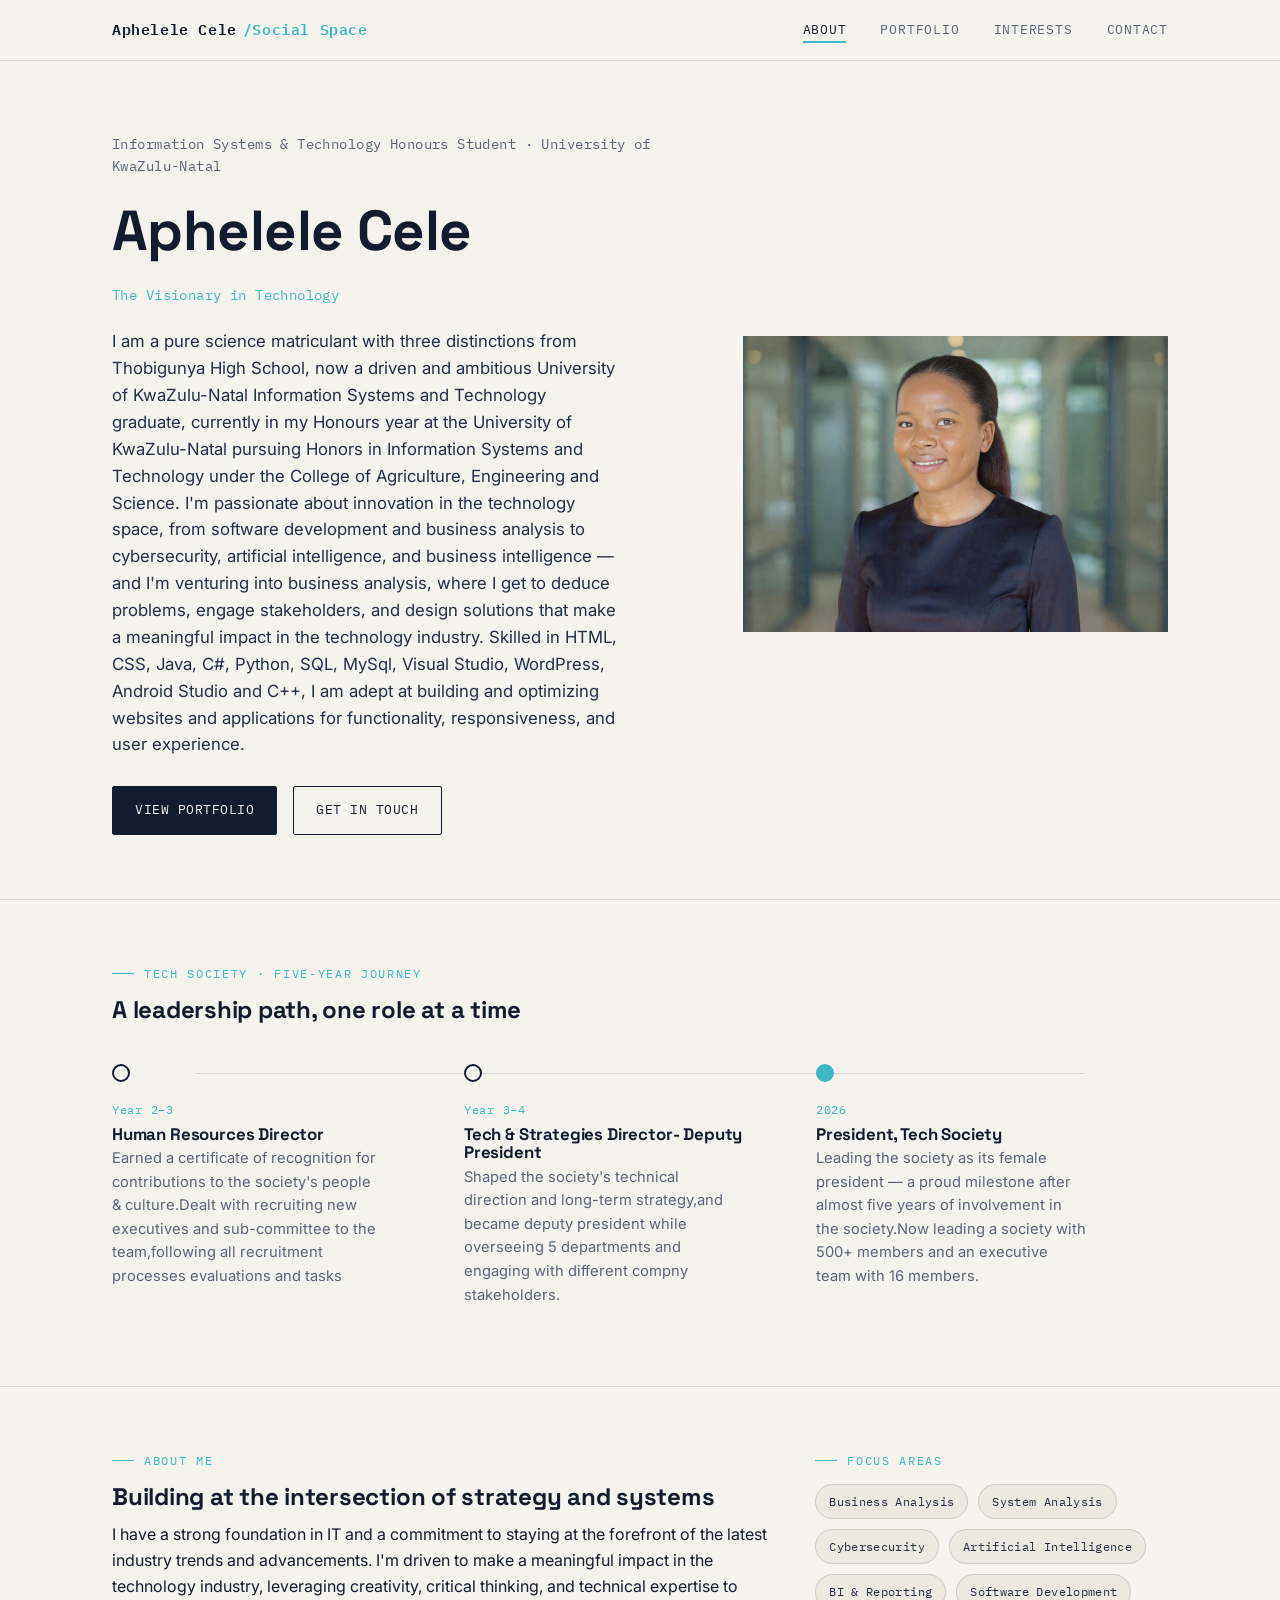
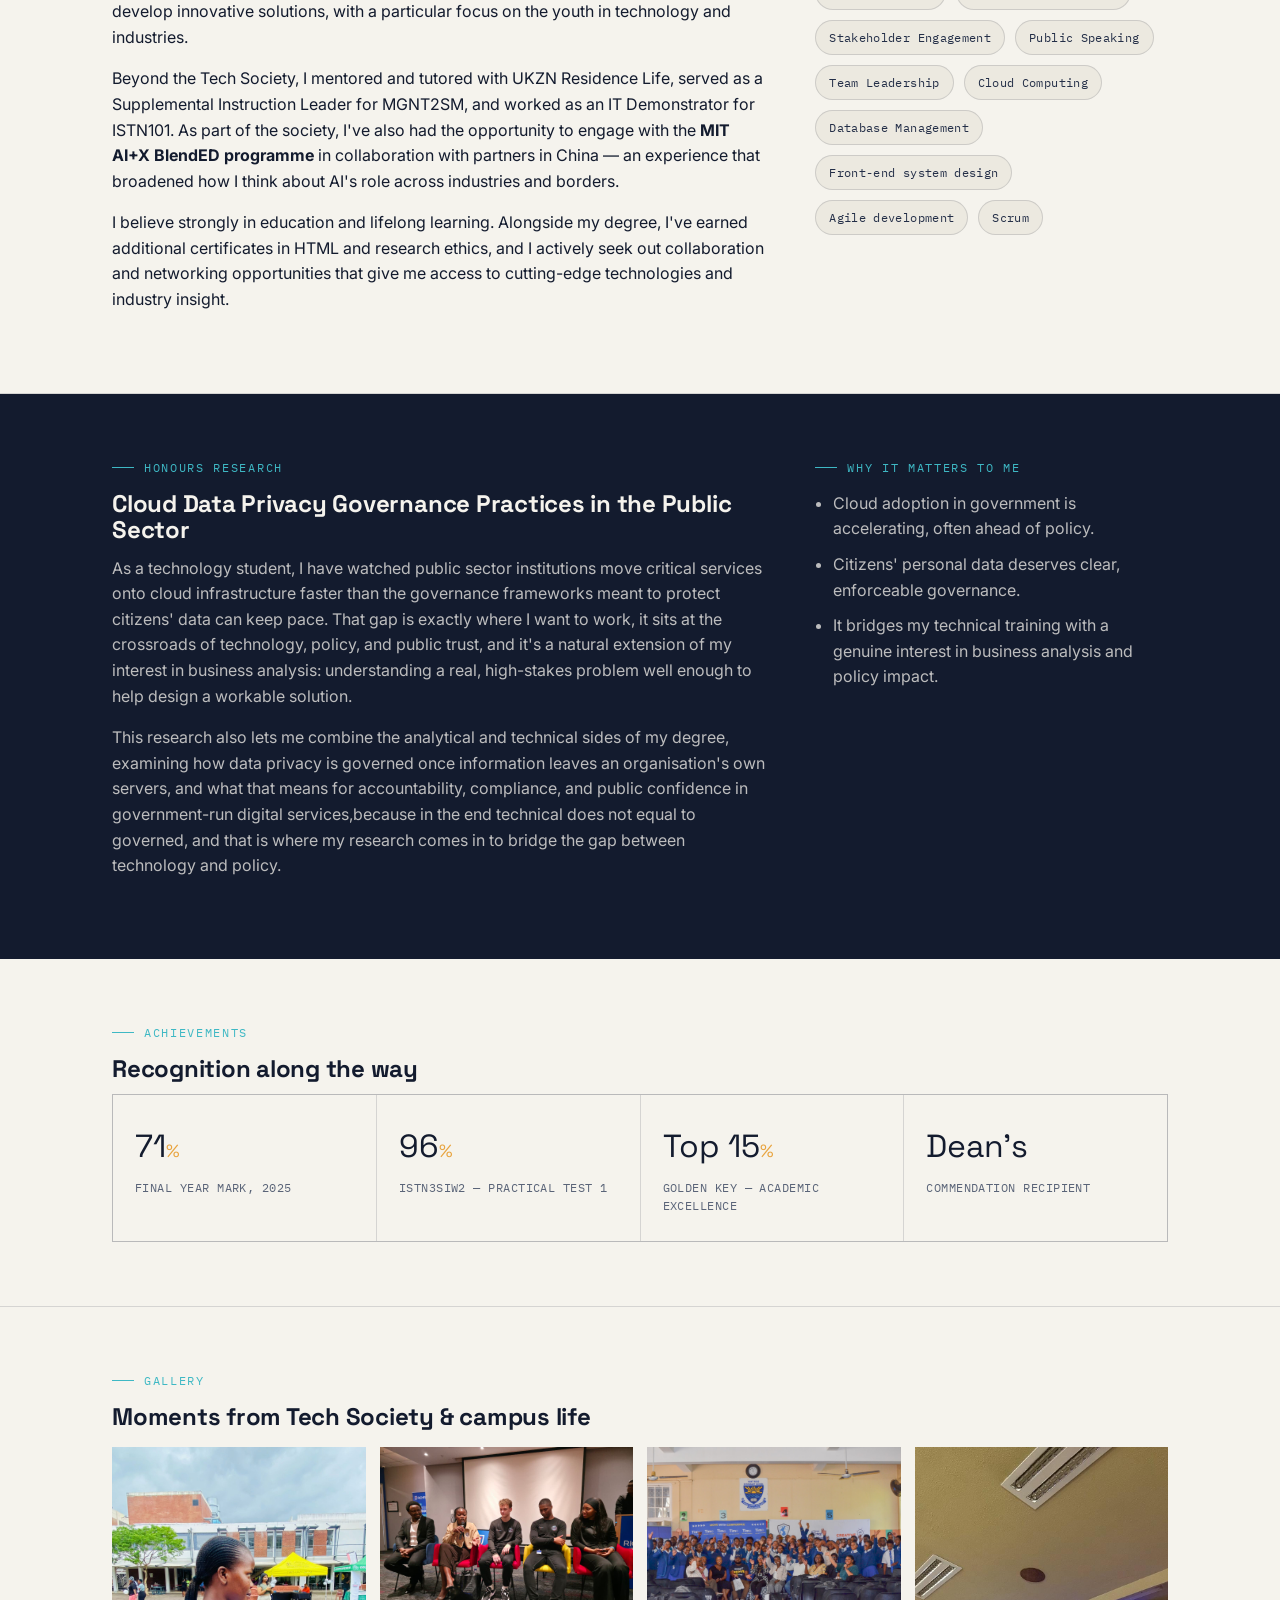
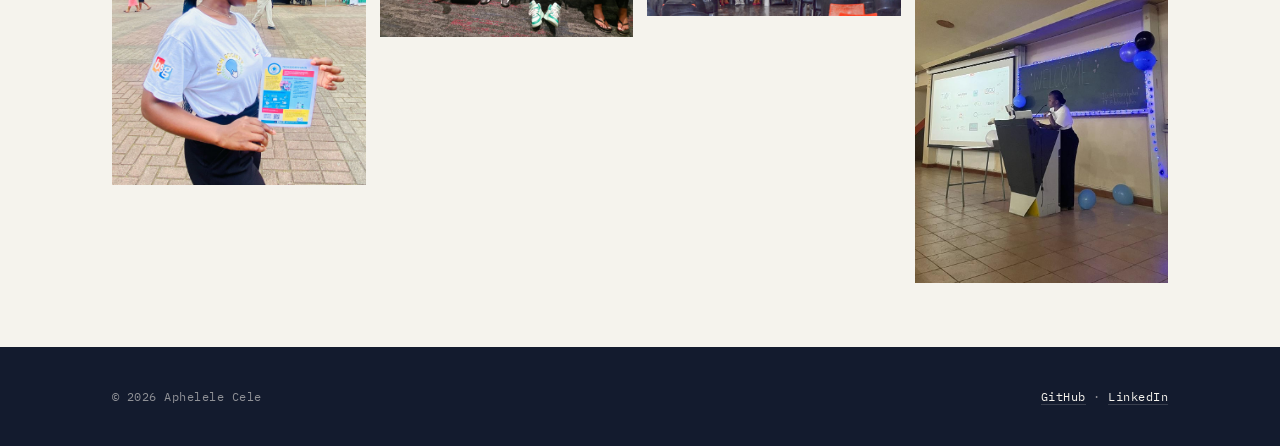
<file: index.html>
<!DOCTYPE html>
<html lang="en">
<head>
  <meta charset="UTF-8" />
  <meta name="viewport" content="width=device-width, initial-scale=1.0" />
  <title>Aphelele Cele — The Visionary in Tech</title>
  <meta name="description" content="Aphelele Cele — Information Systems &amp; Technology honours student, Tech Society President, and aspiring business analyst." />
  <link rel="preconnect" href="https://fonts.googleapis.com">
  <link href="https://fonts.googleapis.com/css2?family=Space+Grotesk:wght@500;600;700&family=Inter:wght@400;500;600&family=IBM+Plex+Mono:wght@400;500;600&display=swap" rel="stylesheet">
  <link rel="stylesheet" href="css/style.css">
</head>
<body>

  <header class="site-header">
    <nav class="nav">
      <a href="index.html" class="logo">Aphelele Cele<span>/Social Space</span></a>
      <button class="nav-toggle" aria-label="Toggle navigation">
        <span></span><span></span><span></span>
      </button>
      <ul class="nav-links">
        <li><a href="index.html">About</a></li>
        <li><a href="portfolio.html">Portfolio</a></li>
        <li><a href="interests.html">Interests</a></li>
        <li><a href="contact.html">Contact</a></li>
      </ul>
    </nav>
  </header>

  <main>

    <!-- ============ HERO ============ -->
    <section class="hero">
      <div class="wrap">
        <div>
          <p class="role">Information Systems &amp; Technology Honours Student · University of KwaZulu-Natal</p>
          <h1>Aphelele Cele</h1>
          <p class="role" style="color:var(--cyan); margin-top:-6px;">The Visionary in Technology</p>
          <p class="lede">
              I am a pure science matriculant with three distinctions from Thobigunya High School, now a driven and ambitious University of KwaZulu-Natal Information Systems and Technology graduate, currently in my
              Honours  year at the University of KwaZulu-Natal pursuing Honors in Information Systems and Technology under the College of Agriculture, Engineering and Science. I'm passionate about innovation
              in the technology space, from software development and business analysis to cybersecurity,
              artificial intelligence, and business intelligence — and I'm venturing into business
              analysis, where I get to deduce problems, engage stakeholders, and design solutions
              that make a meaningful impact in the technology industry. Skilled in HTML, CSS, Java, C#, Python, SQL, MySql, Visual Studio, WordPress, Android Studio and C++, I am adept at building and optimizing websites and applications for functionality, responsiveness, and user experience.
          </p>
          <div class="cta-row">
            <a href="portfolio.html" class="btn btn-primary">View Portfolio</a>
            <a href="contact.html" class="btn btn-ghost">Get in Touch</a>
          </div>
        </div>
        <div>
          
            <img src="images/profile-portrait.jpeg" alt="Aphelele Cele">
        </div>
      </div>
    </section>

    <!-- ============ LEADERSHIP PATH (signature element) ============ -->
    <section class="path">
      <div class="wrap">
        <div class="eyebrow">Tech society · five-year journey</div>
        <h2>A leadership path, one role at a time</h2>
        <div class="path-track">
          <div class="path-step">
            <div class="path-dot"></div>
            <div class="path-year">Year 2–3</div>
            <h3>Human Resources Director</h3>
            <p>Earned a certificate of recognition for contributions to the society's people &amp; culture.Dealt with recruiting new executives and sub-committee to the team,following all recruitment processes evaluations and tasks</p>
          </div>
          <div class="path-step">
            <div class="path-dot"></div>
            <div class="path-year">Year 3–4</div>
            <h3>Tech &amp; Strategies Director- Deputy President</h3>
            <p>Shaped the society's technical direction and long-term strategy,and became deputy president while overseeing 5 departments and engaging with different compny stakeholders.</p>
          </div>
          <div class="path-step">
            <div class="path-dot"></div>
            <div class="path-year">2026</div>
            <h3>President, Tech Society</h3>
            <p>Leading the society as its female president — a proud milestone after almost five years of involvement in the society.Now leading a society with 500+ members and an executive team with 16 members.</p>
          </div>
        </div>
      </div>
    </section>

    <!-- ============ ABOUT NARRATIVE ============ -->
    <section class="section">
      <div class="wrap two-col">
        <div>
          <div class="eyebrow">About me</div>
          <h2>Building at the intersection of strategy and systems</h2>
          <p>
            I have a strong foundation in IT and a commitment to staying at the forefront of the
            latest industry trends and advancements. I'm driven to make a meaningful impact in the
            technology industry, leveraging creativity, critical thinking, and technical expertise to
            develop innovative solutions, with a particular focus on the youth  in technology and industries.
          </p>
          <p>
            Beyond the Tech Society, I mentored and tutored with UKZN Residence Life, served as a
            Supplemental Instruction Leader for MGNT2SM, and worked as an IT Demonstrator for ISTN101.
            As part of the society, I've also had the opportunity to engage with the
            <strong>MIT AI+X BlendED programme</strong> in collaboration with partners in China —
            an experience that broadened how I think about AI's role across industries and borders.
          </p>
          <p>
            I believe strongly in education and lifelong learning. Alongside my degree, I've earned
            additional certificates in HTML and research ethics, and I actively seek out
            collaboration and networking opportunities that give me access to cutting-edge
            technologies and industry insight.
          </p>
        </div>
        <div>
          <div class="eyebrow">Focus areas</div>
          <div class="tag-row">
              <span class="tag">Business Analysis</span>
              <span class="tag">System Analysis</span>
              <span class="tag">Cybersecurity</span>
              <span class="tag">Artificial Intelligence</span>
              <span class="tag">BI &amp; Reporting</span>
              <span class="tag">Software Development</span>
              <span class="tag">Stakeholder Engagement</span>
              <span class="tag">Public Speaking</span>
              <span class="tag">Team Leadership</span>
              <span class="tag">Cloud Computing</span>
              <span class="tag">Database Management</span>
              <span class="tag">Front-end system design</span>
              <span class="tag">Agile development</span>
              <span class="tag">Scrum</span>
          </div>
        </div>
      </div>
    </section>

    <!-- ============ RESEARCH SPOTLIGHT ============ -->
    <section class="section" style="background:var(--ink); color:var(--paper); border-bottom:none;">
      <div class="wrap two-col">
        <div>
          <div class="eyebrow" style="color:var(--cyan);">Honours research</div>
          <h2 style="color:var(--paper);">Cloud Data Privacy Governance Practices in the Public Sector</h2>
          <p style="color:rgba(245,243,237,0.75);">
            As a technology student, I have watched public sector institutions move critical services
            onto cloud infrastructure faster than the governance frameworks meant to protect
            citizens' data can keep pace. That gap is exactly where I want to work, it sits at
            the crossroads of technology, policy, and public trust, and it's a natural extension
            of my interest in business analysis: understanding a real, high-stakes problem well
            enough to help design a workable solution.
          </p>
          <p style="color:rgba(245,243,237,0.75);">
              This research also lets me combine the analytical and technical sides of my
              degree, examining how data privacy is governed once information leaves an
              organisation's own servers, and what that means for accountability, compliance,
              and public confidence in government-run digital services,because in the end technical does not equal to governed, and that is where my research comes in to bridge the gap between technology and policy.
          </p>
        </div>
        <div>
          <div class="eyebrow" style="color:var(--cyan);">Why it matters to me</div>
          <ul style="padding-left:18px; color:rgba(245,243,237,0.75); margin:0;">
            <li style="margin-bottom:10px;">Cloud adoption in government is accelerating, often ahead of policy.</li>
            <li style="margin-bottom:10px;">Citizens' personal data deserves clear, enforceable governance.</li>
            <li style="margin-bottom:10px;">It bridges my technical training with a genuine interest in business analysis and policy impact.</li>
          </ul>
        </div>
      </div>
    </section>

    <!-- ============ ACHIEVEMENTS ============ -->
    <section class="section">
      <div class="wrap">
        <div class="eyebrow">Achievements</div>
        <h2>Recognition along the way</h2>
        <div class="stats-grid">
          <div class="stat-card">
            <div class="stat-num">71<span class="unit">%</span></div>
            <div class="stat-label">Final Year mark, 2025</div>
          </div>
          <div class="stat-card">
            <div class="stat-num">96<span class="unit">%</span></div>
            <div class="stat-label">ISTN3SIW2 — Practical Test 1</div>
          </div>
          <div class="stat-card">
            <div class="stat-num">Top 15<span class="unit">%</span></div>
            <div class="stat-label">Golden Key — academic excellence</div>
          </div>
          <div class="stat-card">
            <div class="stat-num">Dean's</div>
            <div class="stat-label">Commendation recipient</div>
          </div>
        </div>
      </div>
    </section>

    <!-- ============ PHOTO GALLERY ============ -->
    <section class="section">
      <div class="wrap">
        <div class="eyebrow">Gallery</div>
        <h2>Moments from Tech Society &amp; campus life</h2>
        <p class="lede" style="color:var(--slate); max-width:60ch;">
          
        </p>
        <div class="gallery-grid">
          
            <img src="images/Tech-Society.jpeg" alt="Aphelele Cele">
            <img src="images/Data and AI Community Day.jpeg" alt="Aphelele Cele">
            <img src="images/Hunts-Secondary.jpeg" alt="Aphelele Cele">
            <img src="images/Launch.jpeg" alt="Aphelele Cele">
        </div>
      </div>
    </section>

  </main>

  <footer class="site-footer">
    <div class="wrap">
      <span class="footer-mono">© 2026 Aphelele Cele</span>
      <span class="footer-mono"><a href="https://github.com/ApheleleCele" target="_blank" rel="noopener">GitHub</a> · <a href="https://www.linkedin.com/in/aphelele-cele-b87a442ba" target="_blank" rel="noopener">LinkedIn</a></span>
    </div>
  </footer>

  <script src="js/script.js"></script>
</body>
</html>
</file>
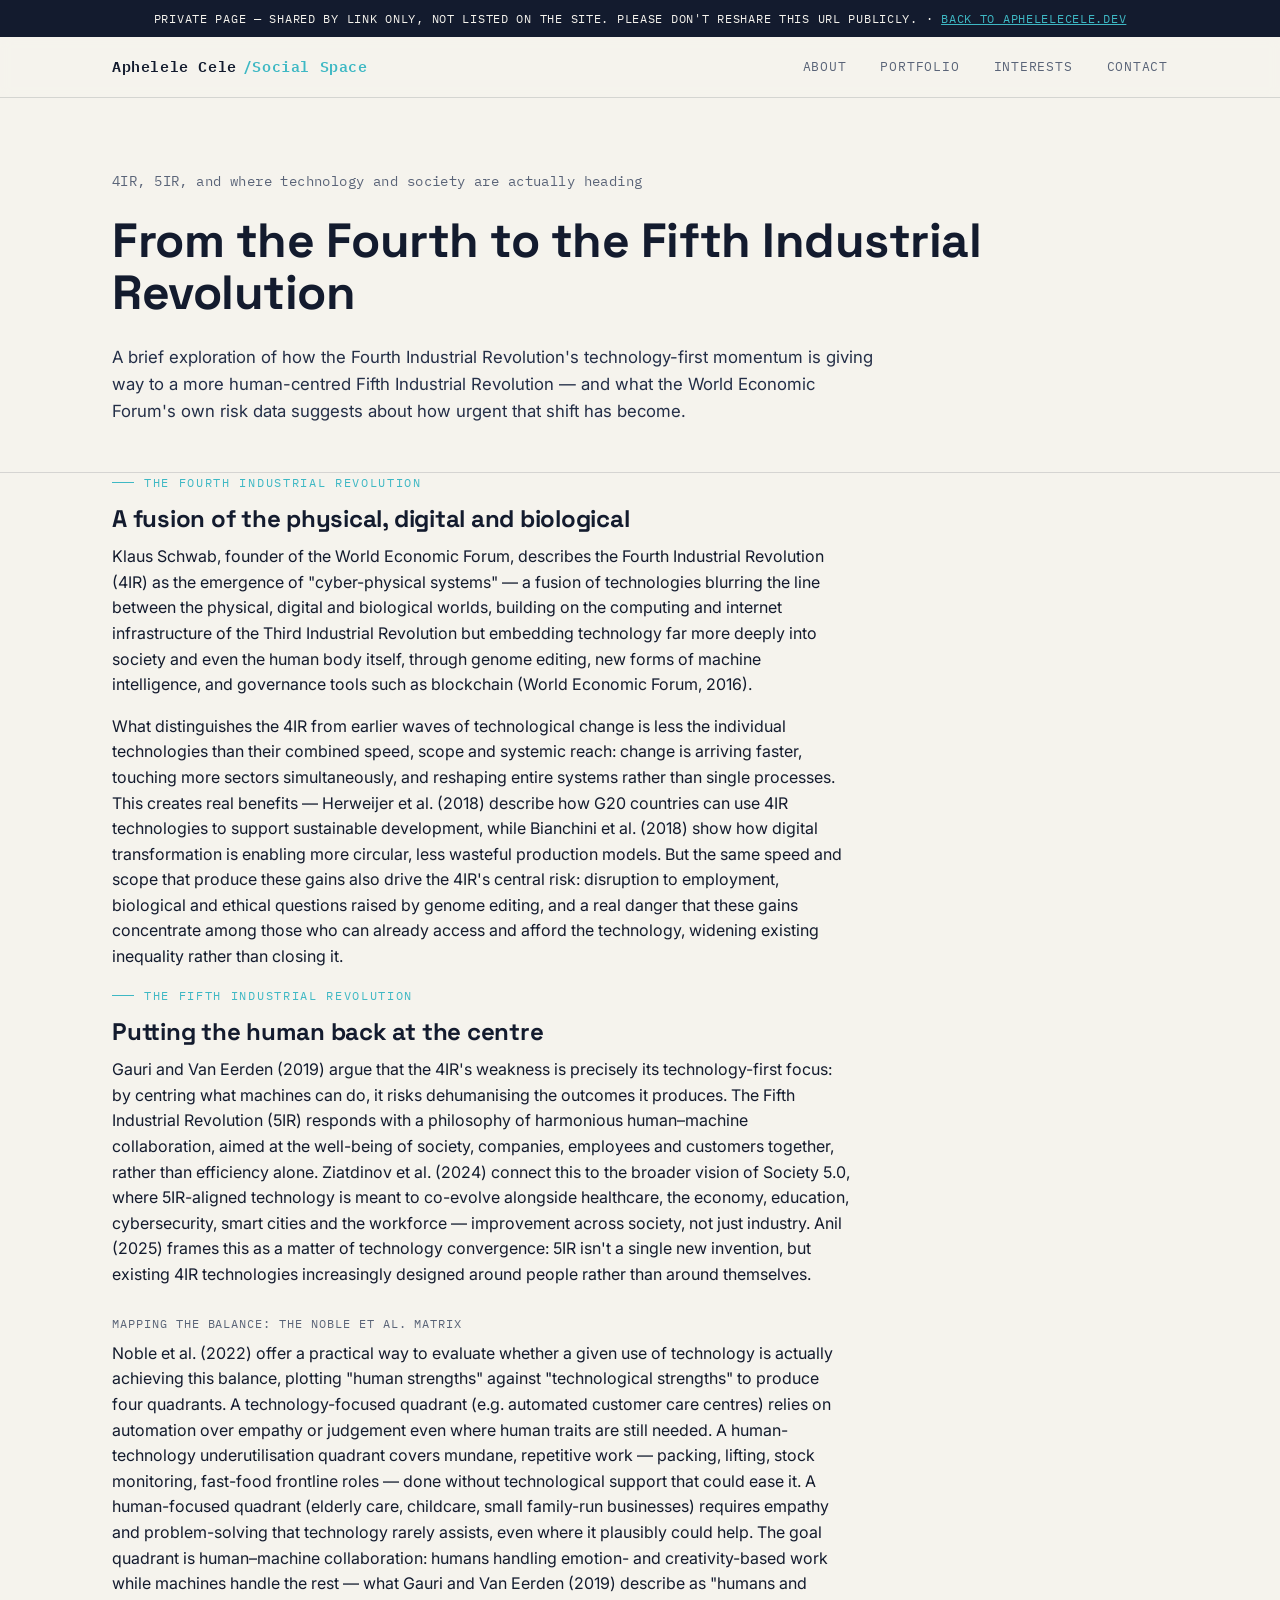
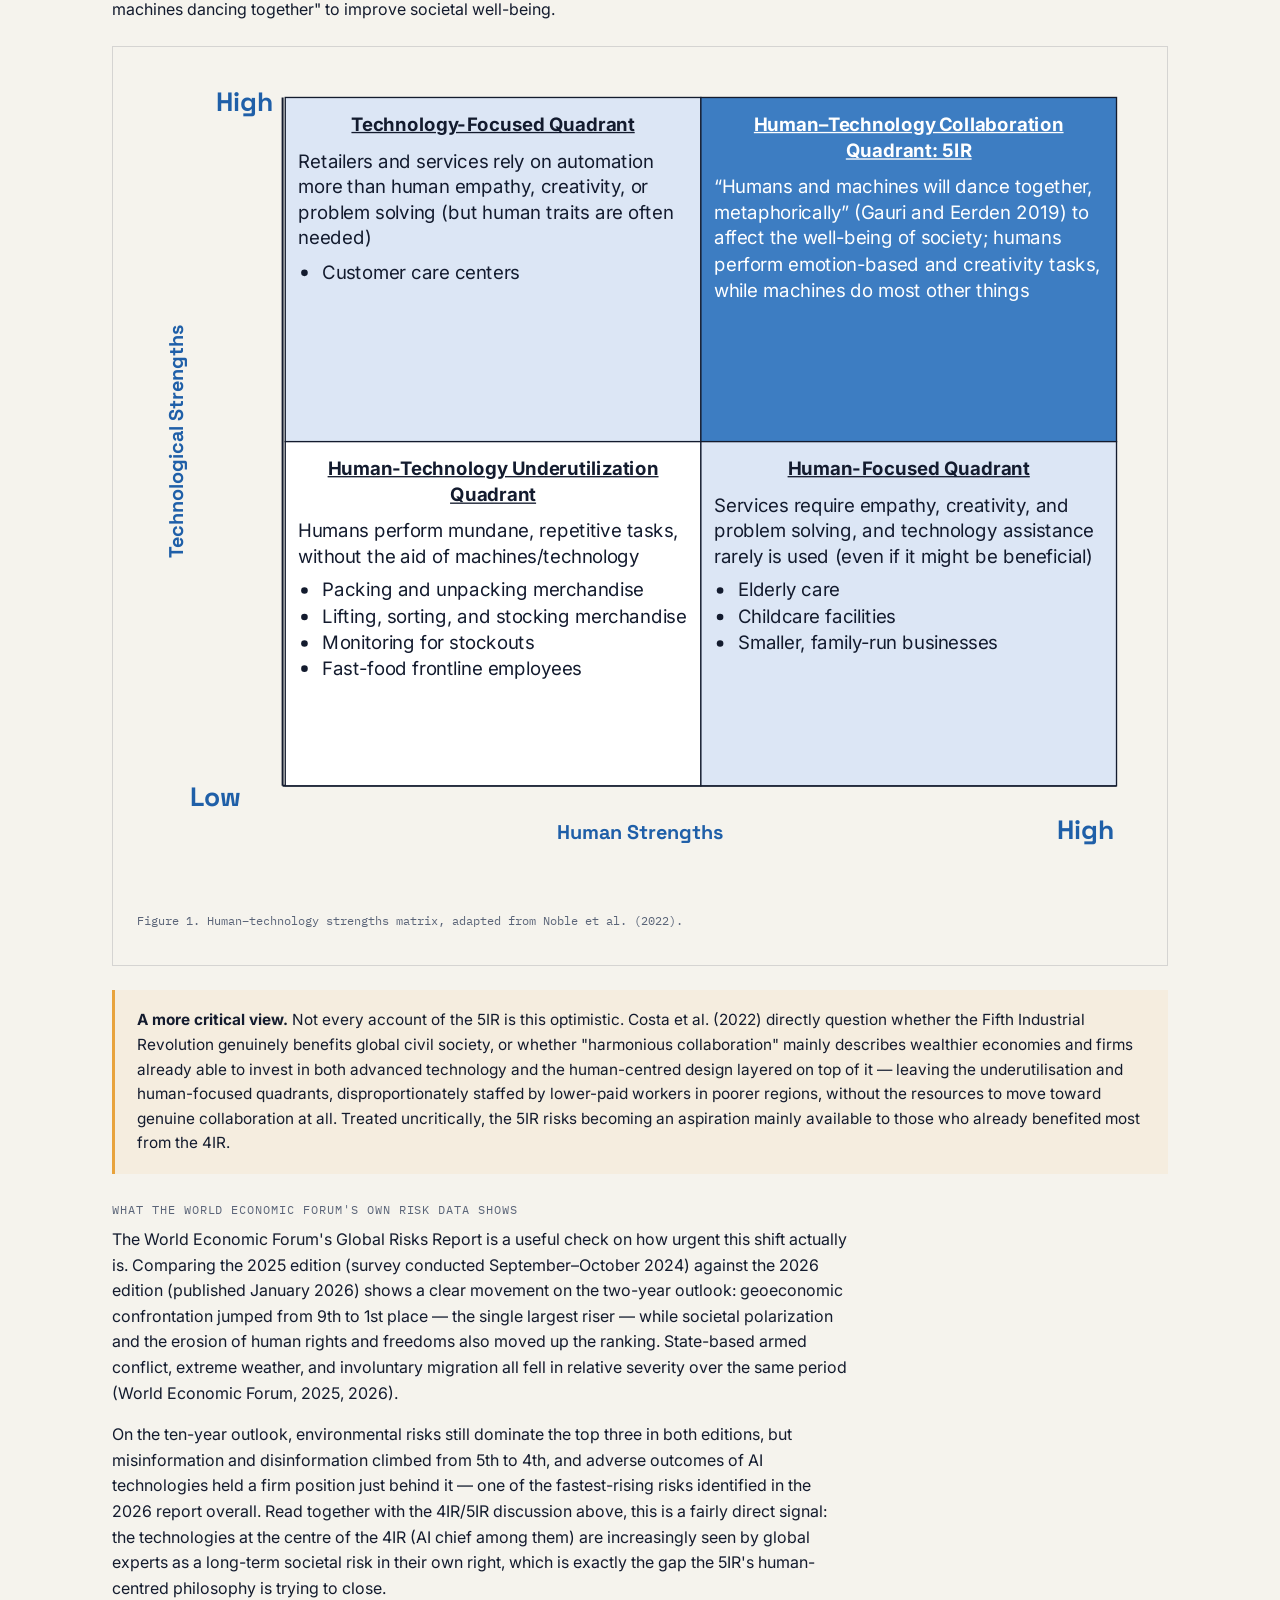
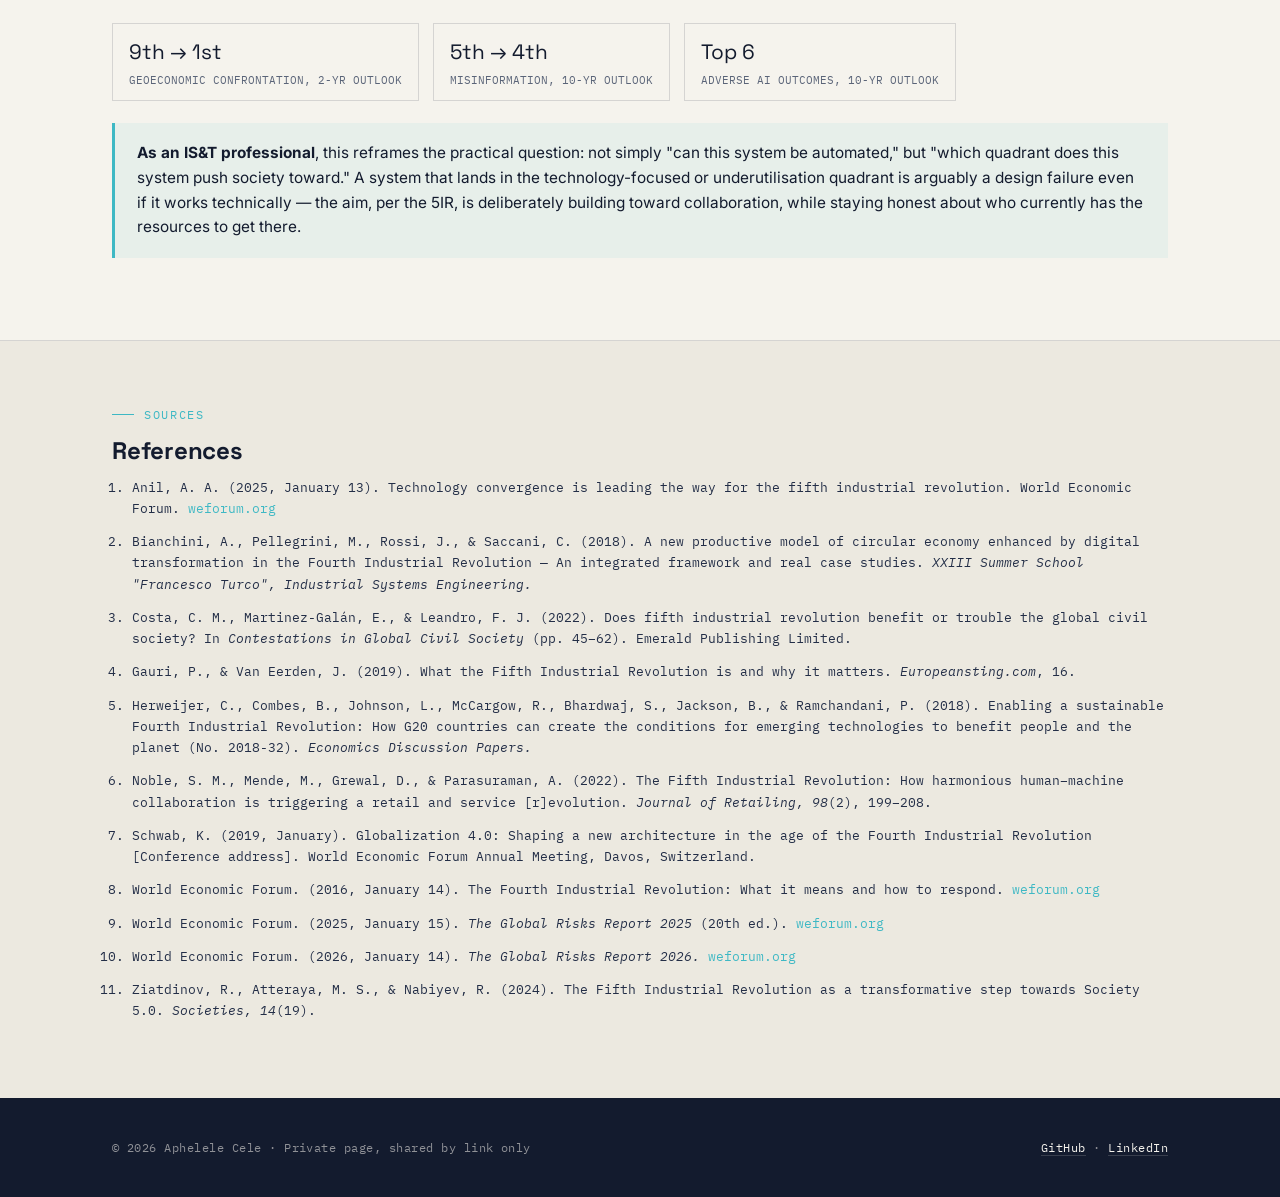
<file: Blog 4IR-5IR.html>
<!DOCTYPE html>
<html lang="en">
<head>
  <meta charset="UTF-8" />
  <meta name="viewport" content="width=device-width, initial-scale=1.0" />
  <title>From the Fourth to the Fifth Industrial Revolution — A Private Page | Aphelele Cele</title>
  <meta name="description" content="4IR and 5IR: characteristics, benefits, challenges, and a critical read of the WEF Global Risks Report. Private page — shared by link only." />

  <meta name="robots" content="noindex, nofollow, noarchive, nosnippet" />

  <link rel="preconnect" href="https://fonts.googleapis.com">
  <link href="https://fonts.googleapis.com/css2?family=Space+Grotesk:wght@500;600;700&family=Inter:wght@400;500;600&family=IBM+Plex+Mono:wght@400;500;600&display=swap" rel="stylesheet">
  <link rel="stylesheet" href="css/style.css">

  <style>
    .private-flag{ background: var(--ink); color: var(--paper); font-family: var(--mono); font-size: 12px; letter-spacing: .06em; text-transform: uppercase; text-align: center; padding: 9px 16px; }
    .private-flag a{ color: var(--cyan); text-decoration: underline; }
    .risk-box{ border-left: 3px solid var(--amber); background: rgba(232,163,61,0.08); padding: 18px 22px; margin: 18px 0; font-size: .96rem; }
    .za-box{ border-left: 3px solid var(--cyan); background: rgba(62,184,196,0.08); padding: 18px 22px; margin: 18px 0; font-size: .96rem; }
    .figure-wrap{ border: 1px solid var(--line); background: var(--paper); padding: 24px; margin: 24px 0; overflow-x:auto; }
    .figure-caption{ font-family: var(--mono); font-size: 11.5px; color: var(--slate); margin-top: 12px; }
    .mini-stats{ display:flex; flex-wrap:wrap; gap: 14px; margin: 22px 0; }
    .mini-stat{ border: 1px solid var(--line); padding: 12px 16px; min-width: 170px; background: var(--paper); }
    .mini-stat .num{ font-family: var(--display); font-size: 1.3rem; color: var(--ink); }
    .mini-stat .lbl{ font-family: var(--mono); font-size: 10.5px; color: var(--slate); text-transform: uppercase; margin-top: 2px; }
    .ref-list{ font-family: var(--mono); font-size: 12.5px; color: var(--ink-soft); line-height: 1.7; padding-left: 20px; }
    .ref-list li{ margin-bottom: 12px; }
    .ref-list a{ color: var(--cyan); word-break: break-all; }
    .trend-sub{ font-family: var(--mono); font-size: 12px; text-transform: uppercase; letter-spacing: .08em; color: var(--slate); margin: 26px 0 8px; }
  </style>
</head>
<body>

  <div class="private-flag">
    Private page — shared by link only, not listed on the site. Please don't reshare this URL publicly. &middot; <a href="index.html">Back to apheleleCele.dev</a>
  </div>

  <header class="site-header">
    <nav class="nav">
      <a href="index.html" class="logo">Aphelele Cele<span>/Social Space</span></a>
      <button class="nav-toggle" aria-label="Toggle navigation">
        <span></span><span></span><span></span>
      </button>
      <ul class="nav-links">
        <li><a href="index.html">About</a></li>
        <li><a href="portfolio.html">Portfolio</a></li>
        <li><a href="interests.html">Interests</a></li>
        <li><a href="contact.html">Contact</a></li>
      </ul>
    </nav>
  </header>

  <main>

    <section class="hero" style="padding-bottom:30px;">
      <div class="wrap" style="grid-template-columns:1fr; text-align:left;">
        <div>
          <p class="role">4IR, 5IR, and where technology and society are actually heading</p>
          <h1 style="font-size:clamp(2rem,4vw,3rem);">From the Fourth to the Fifth Industrial Revolution</h1>
          <p class="lede" style="max-width:70ch;">
            A brief exploration of how the Fourth Industrial Revolution's technology-first momentum is
            giving way to a more human-centred Fifth Industrial Revolution — and what the World Economic
            Forum's own risk data suggests about how urgent that shift has become.
          </p>
        </div>
      </div>
    </section>

    <section class="section" style="padding-top:0;">
      <div class="wrap">
        <div class="eyebrow">The Fourth Industrial Revolution</div>
        <h2 style="max-width:60ch;">A fusion of the physical, digital and biological</h2>
        <p style="max-width:74ch;">
          Klaus Schwab, founder of the World Economic Forum, describes the Fourth Industrial Revolution
          (4IR) as the emergence of "cyber-physical systems" — a fusion of technologies blurring the line
          between the physical, digital and biological worlds, building on the computing and internet
          infrastructure of the Third Industrial Revolution but embedding technology far more deeply into
          society and even the human body itself, through genome editing, new forms of machine intelligence,
          and governance tools such as blockchain (World Economic Forum, 2016).
        </p>
        <p style="max-width:74ch;">
          What distinguishes the 4IR from earlier waves of technological change is less the individual
          technologies than their combined speed, scope and systemic reach: change is arriving faster,
          touching more sectors simultaneously, and reshaping entire systems rather than single processes.
          This creates real benefits — Herweijer et al. (2018) describe how G20 countries can use 4IR
          technologies to support sustainable development, while Bianchini et al. (2018) show how digital
          transformation is enabling more circular, less wasteful production models. But the same speed and
          scope that produce these gains also drive the 4IR's central risk: disruption to employment,
          biological and ethical questions raised by genome editing, and a real danger that these gains
          concentrate among those who can already access and afford the technology, widening existing
          inequality rather than closing it.
        </p>

        <div class="eyebrow">The Fifth Industrial Revolution</div>
        <h2 style="max-width:60ch;">Putting the human back at the centre</h2>
        <p style="max-width:74ch;">
          Gauri and Van Eerden (2019) argue that the 4IR's weakness is precisely its technology-first focus:
          by centring what machines can do, it risks dehumanising the outcomes it produces. The Fifth
          Industrial Revolution (5IR) responds with a philosophy of harmonious human–machine collaboration,
          aimed at the well-being of society, companies, employees and customers together, rather than
          efficiency alone. Ziatdinov et al. (2024) connect this to the broader vision of Society 5.0, where
          5IR-aligned technology is meant to co-evolve alongside healthcare, the economy, education,
          cybersecurity, smart cities and the workforce — improvement across society, not just industry.
          Anil (2025) frames this as a matter of technology convergence: 5IR isn't a single new invention,
          but existing 4IR technologies increasingly designed around people rather than around themselves.
        </p>

        <div class="trend-sub">Mapping the balance: the Noble et al. matrix</div>
        <p style="max-width:74ch;">
          Noble et al. (2022) offer a practical way to evaluate whether a given use of technology is
          actually achieving this balance, plotting "human strengths" against "technological strengths" to
          produce four quadrants. A technology-focused quadrant (e.g. automated customer care centres) relies
          on automation over empathy or judgement even where human traits are still needed. A
          human-technology underutilisation quadrant covers mundane, repetitive work — packing, lifting,
          stock monitoring, fast-food frontline roles — done without technological support that could ease
          it. A human-focused quadrant (elderly care, childcare, small family-run businesses) requires
          empathy and problem-solving that technology rarely assists, even where it plausibly could help. The
          goal quadrant is human–machine collaboration: humans handling emotion- and creativity-based work
          while machines handle the rest — what Gauri and Van Eerden (2019) describe as "humans and machines
          dancing together" to improve societal well-being.
        </p>

       <div class="figure-wrap">
  <svg viewBox="0 0 760 620" xmlns="http://www.w3.org/2000/svg" role="img" aria-label="Human-technology strengths matrix, adapted from Noble et al. 2022">
    <!-- Axes -->
    <line x1="110" y1="20" x2="110" y2="540" stroke="#131B2E" stroke-width="1.5"/>
    <line x1="110" y1="540" x2="740" y2="540" stroke="#131B2E" stroke-width="1.5"/>
    <text x="60" y="30" font-family="Space Grotesk, sans-serif" font-size="20" font-weight="700" fill="#1F5FA8">High</text>
    <text x="40" y="555" font-family="Space Grotesk, sans-serif" font-size="20" font-weight="700" fill="#1F5FA8">Low</text>
    <text x="695" y="580" font-family="Space Grotesk, sans-serif" font-size="20" font-weight="700" fill="#1F5FA8">High</text>
    <text x="380" y="580" font-family="Space Grotesk, sans-serif" font-size="15" font-weight="700" fill="#1F5FA8" text-anchor="middle">Human Strengths</text>
    <text x="-280" y="35" font-family="Space Grotesk, sans-serif" font-size="15" font-weight="700" fill="#1F5FA8" transform="rotate(-90)" text-anchor="middle">Technological Strengths</text>

    <!-- Quadrant boxes -->
    <!-- Top-left: Technology-Focused -->
    <rect x="112" y="20" width="314" height="260" fill="#DCE6F5" stroke="#131B2E"/>
    <!-- Top-right: 5IR Collaboration -->
    <rect x="426" y="20" width="314" height="260" fill="#3D7DC2" stroke="#131B2E"/>
    <!-- Bottom-left: Underutilization -->
    <rect x="112" y="280" width="314" height="260" fill="#FFFFFF" stroke="#131B2E"/>
    <!-- Bottom-right: Human-Focused -->
    <rect x="426" y="280" width="314" height="260" fill="#DCE6F5" stroke="#131B2E"/>

    <!-- Top-left text -->
    <foreignObject x="122" y="30" width="294" height="240">
      <div xmlns="http://www.w3.org/1999/xhtml" style="font-family: Inter, sans-serif; font-size: 14px; color:#131B2E; line-height:1.4;">
        <div style="text-align:center; font-weight:700; text-decoration:underline; margin-bottom:8px;">Technology-Focused Quadrant</div>
        <div>Retailers and services rely on automation more than human empathy, creativity, or problem solving (but human traits are often needed)</div>
        <ul style="margin:6px 0 0 18px; padding:0;">
          <li>Customer care centers</li>
        </ul>
      </div>
    </foreignObject>

    <!-- Top-right text -->
    <foreignObject x="436" y="30" width="294" height="240">
      <div xmlns="http://www.w3.org/1999/xhtml" style="font-family: Inter, sans-serif; font-size: 14px; color:#FFFFFF; line-height:1.4;">
        <div style="text-align:center; font-weight:700; text-decoration:underline; margin-bottom:8px;">Human–Technology Collaboration Quadrant: 5IR</div>
        <div>&ldquo;Humans and machines will dance together, metaphorically&rdquo; (Gauri and Eerden 2019) to affect the well-being of society; humans perform emotion-based and creativity tasks, while machines do most other things</div>
      </div>
    </foreignObject>

    <!-- Bottom-left text -->
    <foreignObject x="122" y="290" width="294" height="240">
      <div xmlns="http://www.w3.org/1999/xhtml" style="font-family: Inter, sans-serif; font-size: 14px; color:#131B2E; line-height:1.4;">
        <div style="text-align:center; font-weight:700; text-decoration:underline; margin-bottom:8px;">Human-Technology Underutilization Quadrant</div>
        <div>Humans perform mundane, repetitive tasks, without the aid of machines/technology</div>
        <ul style="margin:6px 0 0 18px; padding:0;">
          <li>Packing and unpacking merchandise</li>
          <li>Lifting, sorting, and stocking merchandise</li>
          <li>Monitoring for stockouts</li>
          <li>Fast-food frontline employees</li>
        </ul>
      </div>
    </foreignObject>

    <!-- Bottom-right text -->
    <foreignObject x="436" y="290" width="294" height="240">
      <div xmlns="http://www.w3.org/1999/xhtml" style="font-family: Inter, sans-serif; font-size: 14px; color:#131B2E; line-height:1.4;">
        <div style="text-align:center; font-weight:700; text-decoration:underline; margin-bottom:8px;">Human-Focused Quadrant</div>
        <div>Services require empathy, creativity, and problem solving, and technology assistance rarely is used (even if it might be beneficial)</div>
        <ul style="margin:6px 0 0 18px; padding:0;">
          <li>Elderly care</li>
          <li>Childcare facilities</li>
          <li>Smaller, family-run businesses</li>
        </ul>
      </div>
    </foreignObject>
  </svg>
  <p class="figure-caption">Figure 1. Human–technology strengths matrix, adapted from Noble et al. (2022).</p>
</div>

        <div class="risk-box">
          <strong>A more critical view.</strong> Not every account of the 5IR is this optimistic. Costa et
          al. (2022) directly question whether the Fifth Industrial Revolution genuinely benefits global
          civil society, or whether "harmonious collaboration" mainly describes wealthier economies and
          firms already able to invest in both advanced technology and the human-centred design layered on
          top of it — leaving the underutilisation and human-focused quadrants, disproportionately staffed by
          lower-paid workers in poorer regions, without the resources to move toward genuine collaboration at
          all. Treated uncritically, the 5IR risks becoming an aspiration mainly available to those who
          already benefited most from the 4IR.
        </div>

        <div class="trend-sub">What the World Economic Forum's own risk data shows</div>
        <p style="max-width:74ch;">
          The World Economic Forum's Global Risks Report is a useful check on how urgent this shift actually
          is. Comparing the 2025 edition (survey conducted September–October 2024) against the 2026 edition
          (published January 2026) shows a clear movement on the two-year outlook: geoeconomic confrontation
          jumped from 9th to 1st place — the single largest riser — while societal polarization and the
          erosion of human rights and freedoms also moved up the ranking. State-based armed conflict,
          extreme weather, and involuntary migration all fell in relative severity over the same period
          (World Economic Forum, 2025, 2026).
        </p>
        <p style="max-width:74ch;">
          On the ten-year outlook, environmental risks still dominate the top three in both editions, but
          misinformation and disinformation climbed from 5th to 4th, and adverse outcomes of AI technologies
          held a firm position just behind it — one of the fastest-rising risks identified in the 2026 report
          overall. Read together with the 4IR/5IR discussion above, this is a fairly direct signal: the
          technologies at the centre of the 4IR (AI chief among them) are increasingly seen by global experts
          as a long-term societal risk in their own right, which is exactly the gap the 5IR's human-centred
          philosophy is trying to close.
        </p>

        <div class="mini-stats">
          <div class="mini-stat"><div class="num">9th → 1st</div><div class="lbl">Geoeconomic confrontation, 2-yr outlook</div></div>
          <div class="mini-stat"><div class="num">5th → 4th</div><div class="lbl">Misinformation, 10-yr outlook</div></div>
          <div class="mini-stat"><div class="num">Top 6</div><div class="lbl">Adverse AI outcomes, 10-yr outlook</div></div>
        </div>

        <div class="za-box">
          <strong>As an IS&amp;T professional</strong>, this reframes the practical question: not simply
          "can this system be automated," but "which quadrant does this system push society toward." A
          system that lands in the technology-focused or underutilisation quadrant is arguably a design
          failure even if it works technically — the aim, per the 5IR, is deliberately building toward
          collaboration, while staying honest about who currently has the resources to get there.
        </div>
      </div>
    </section>

    <section class="section" id="references" style="background:var(--paper-dim);">
      <div class="wrap">
        <div class="eyebrow">Sources</div>
        <h2>References</h2>
        <ol class="ref-list">
          <li>Anil, A. A. (2025, January 13). Technology convergence is leading the way for the fifth industrial revolution. World Economic Forum. <a href="https://www.weforum.org/stories/2025/01/technology-convergence-is-leading-the-way-for-accelerated-innovation-in-emerging-technology-areas/" target="_blank" rel="noopener">weforum.org</a></li>
          <li>Bianchini, A., Pellegrini, M., Rossi, J., &amp; Saccani, C. (2018). A new productive model of circular economy enhanced by digital transformation in the Fourth Industrial Revolution — An integrated framework and real case studies. <em>XXIII Summer School "Francesco Turco", Industrial Systems Engineering.</em></li>
          <li>Costa, C. M., Martinez-Galán, E., &amp; Leandro, F. J. (2022). Does fifth industrial revolution benefit or trouble the global civil society? In <em>Contestations in Global Civil Society</em> (pp. 45–62). Emerald Publishing Limited.</li>
          <li>Gauri, P., &amp; Van Eerden, J. (2019). What the Fifth Industrial Revolution is and why it matters. <em>Europeansting.com</em>, 16.</li>
          <li>Herweijer, C., Combes, B., Johnson, L., McCargow, R., Bhardwaj, S., Jackson, B., &amp; Ramchandani, P. (2018). Enabling a sustainable Fourth Industrial Revolution: How G20 countries can create the conditions for emerging technologies to benefit people and the planet (No. 2018-32). <em>Economics Discussion Papers.</em></li>
          <li>Noble, S. M., Mende, M., Grewal, D., &amp; Parasuraman, A. (2022). The Fifth Industrial Revolution: How harmonious human–machine collaboration is triggering a retail and service [r]evolution. <em>Journal of Retailing, 98</em>(2), 199–208.</li>
          <li>Schwab, K. (2019, January). Globalization 4.0: Shaping a new architecture in the age of the Fourth Industrial Revolution [Conference address]. World Economic Forum Annual Meeting, Davos, Switzerland.</li>
          <li>World Economic Forum. (2016, January 14). The Fourth Industrial Revolution: What it means and how to respond. <a href="https://www.weforum.org/stories/2016/01/the-fourth-industrial-revolution-what-it-means-and-how-to-respond/" target="_blank" rel="noopener">weforum.org</a></li>
          <li>World Economic Forum. (2025, January 15). <em>The Global Risks Report 2025</em> (20th ed.). <a href="https://www.weforum.org/publications/global-risks-report-2025/" target="_blank" rel="noopener">weforum.org</a></li>
          <li>World Economic Forum. (2026, January 14). <em>The Global Risks Report 2026.</em> <a href="https://www.weforum.org/publications/global-risks-report-2026/" target="_blank" rel="noopener">weforum.org</a></li>
          <li>Ziatdinov, R., Atteraya, M. S., &amp; Nabiyev, R. (2024). The Fifth Industrial Revolution as a transformative step towards Society 5.0. <em>Societies, 14</em>(19).</li>
        </ol>
      </div>
    </section>

  </main>

  <footer class="site-footer">
    <div class="wrap">
      <span class="footer-mono">© 2026 Aphelele Cele · Private page, shared by link only</span>
      <span class="footer-mono"><a href="https://github.com/ApheleleCele" target="_blank" rel="noopener">GitHub</a> · <a href="https://www.linkedin.com/in/aphelele-cele-b87a442ba" target="_blank" rel="noopener">LinkedIn</a></span>
    </div>
  </footer>

  <script src="js/script.js"></script>
</body>
</html>
</file>
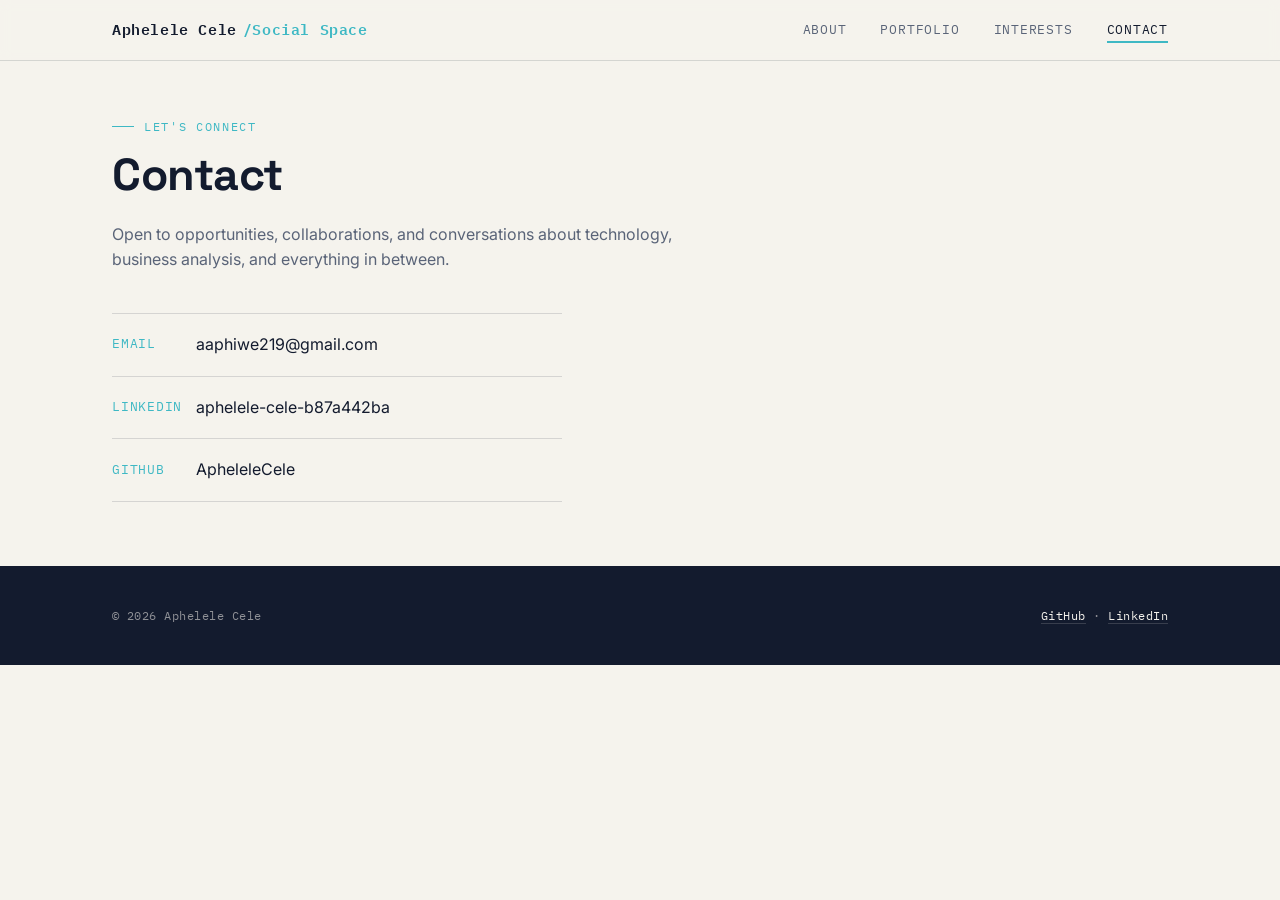
<file: contact.html>
<!DOCTYPE html>
<html lang="en">
<head>
  <meta charset="UTF-8" />
  <meta name="viewport" content="width=device-width, initial-scale=1.0" />
  <title>Contact — Aphelele Cele</title>
  <meta name="description" content="Get in touch with Aphelele Cele." />
  <link rel="preconnect" href="https://fonts.googleapis.com">
  <link href="https://fonts.googleapis.com/css2?family=Space+Grotesk:wght@500;600;700&family=Inter:wght@400;500;600&family=IBM+Plex+Mono:wght@400;500;600&display=swap" rel="stylesheet">
  <link rel="stylesheet" href="css/style.css">
</head>
<body>

  <header class="site-header">
    <nav class="nav">
      <a href="index.html" class="logo">Aphelele Cele<span>/Social Space</span></a>
      <button class="nav-toggle" aria-label="Toggle navigation">
        <span></span><span></span><span></span>
      </button>
      <ul class="nav-links">
        <li><a href="index.html">About</a></li>
        <li><a href="portfolio.html">Portfolio</a></li>
        <li><a href="interests.html">Interests</a></li>
        <li><a href="contact.html">Contact</a></li>
      </ul>
    </nav>
  </header>

  <main>
    <section class="section" style="padding-top:56px;">
      <div class="wrap">
        <div class="eyebrow">Let's connect</div>
        <h1 style="font-size:clamp(2rem,4vw,2.8rem);">Contact</h1>
        <p class="lede" style="color:var(--slate); max-width:60ch; margin-bottom:40px;">
          Open to opportunities, collaborations, and conversations about technology, business
          analysis, and everything in between.
        </p>

        <div class="contact-grid">
          <div>
            <div class="contact-card">
              <div class="contact-icon">Email</div>
              <div class="contact-value"><a href="mailto:aaphiwe219@gmail.com">aaphiwe219@gmail.com</a></div>
            </div>
            
            <div class="contact-card">
              <div class="contact-icon">LinkedIn</div>
              <div class="contact-value"><a href="https://www.linkedin.com/in/aphelele-cele-b87a442ba/" target="_blank" rel="noopener">aphelele-cele-b87a442ba</a></div>
            </div>
            <div class="contact-card">
              <div class="contact-icon">GitHub</div>
              <div class="contact-value"><a href="https://github.com/ApheleleCele" target="_blank" rel="noopener">ApheleleCele</a></div>
            </div>
          </div>

          <div>
            <!--
              This form is static — it does not send email on its own.
              See the setup guide for how to connect it to Formspree (a few
              minutes, no backend code) or a custom Azure Function.
            -->
            <form class="contact-form">
              
            </form>
          </div>
        </div>
      </div>
    </section>
  </main>

  <footer class="site-footer">
    <div class="wrap">
      <span class="footer-mono">© 2026 Aphelele Cele</span>
      <span class="footer-mono"><a href="https://github.com/ApheleleCele" target="_blank" rel="noopener">GitHub</a> · <a href="https://www.linkedin.com/in/aphelele-cele-b87a442ba" target="_blank" rel="noopener">LinkedIn</a></span>
    </div>
  </footer>

  <script src="js/script.js"></script>
</body>
</html>
</file>
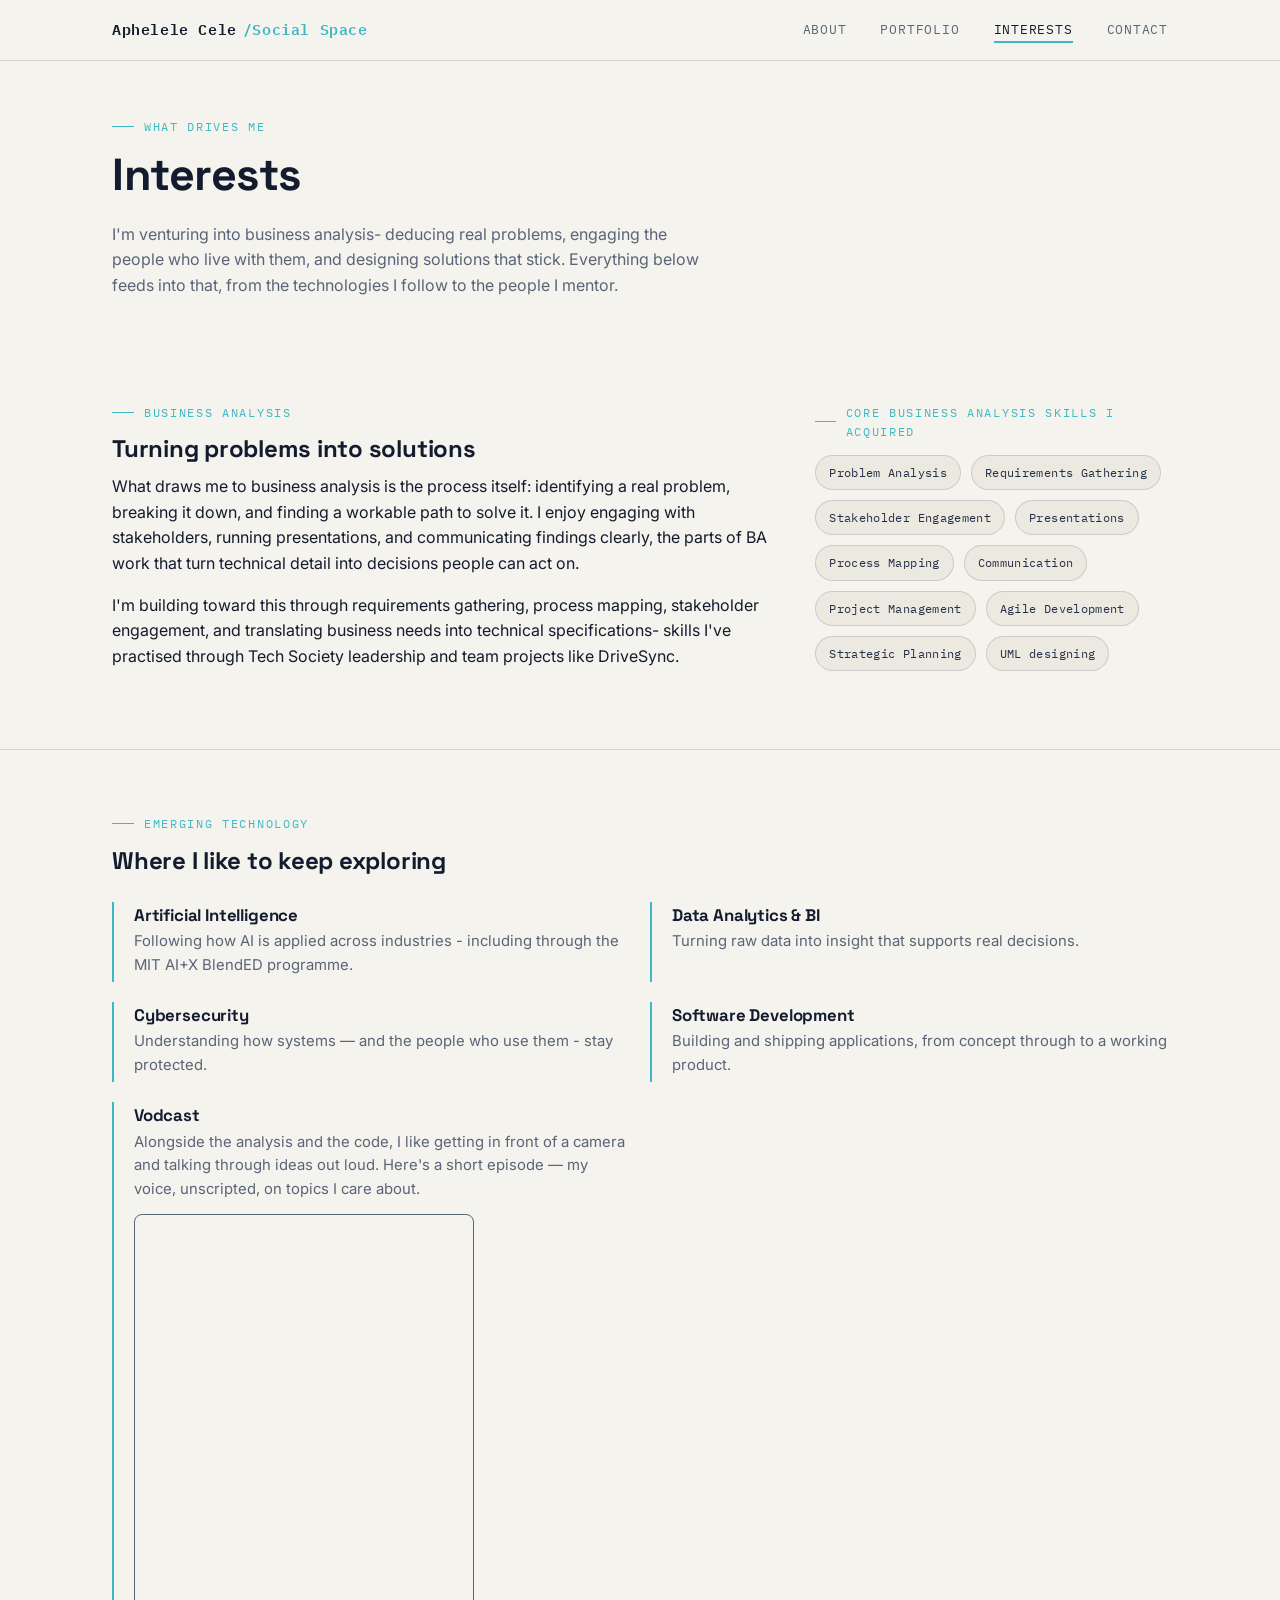
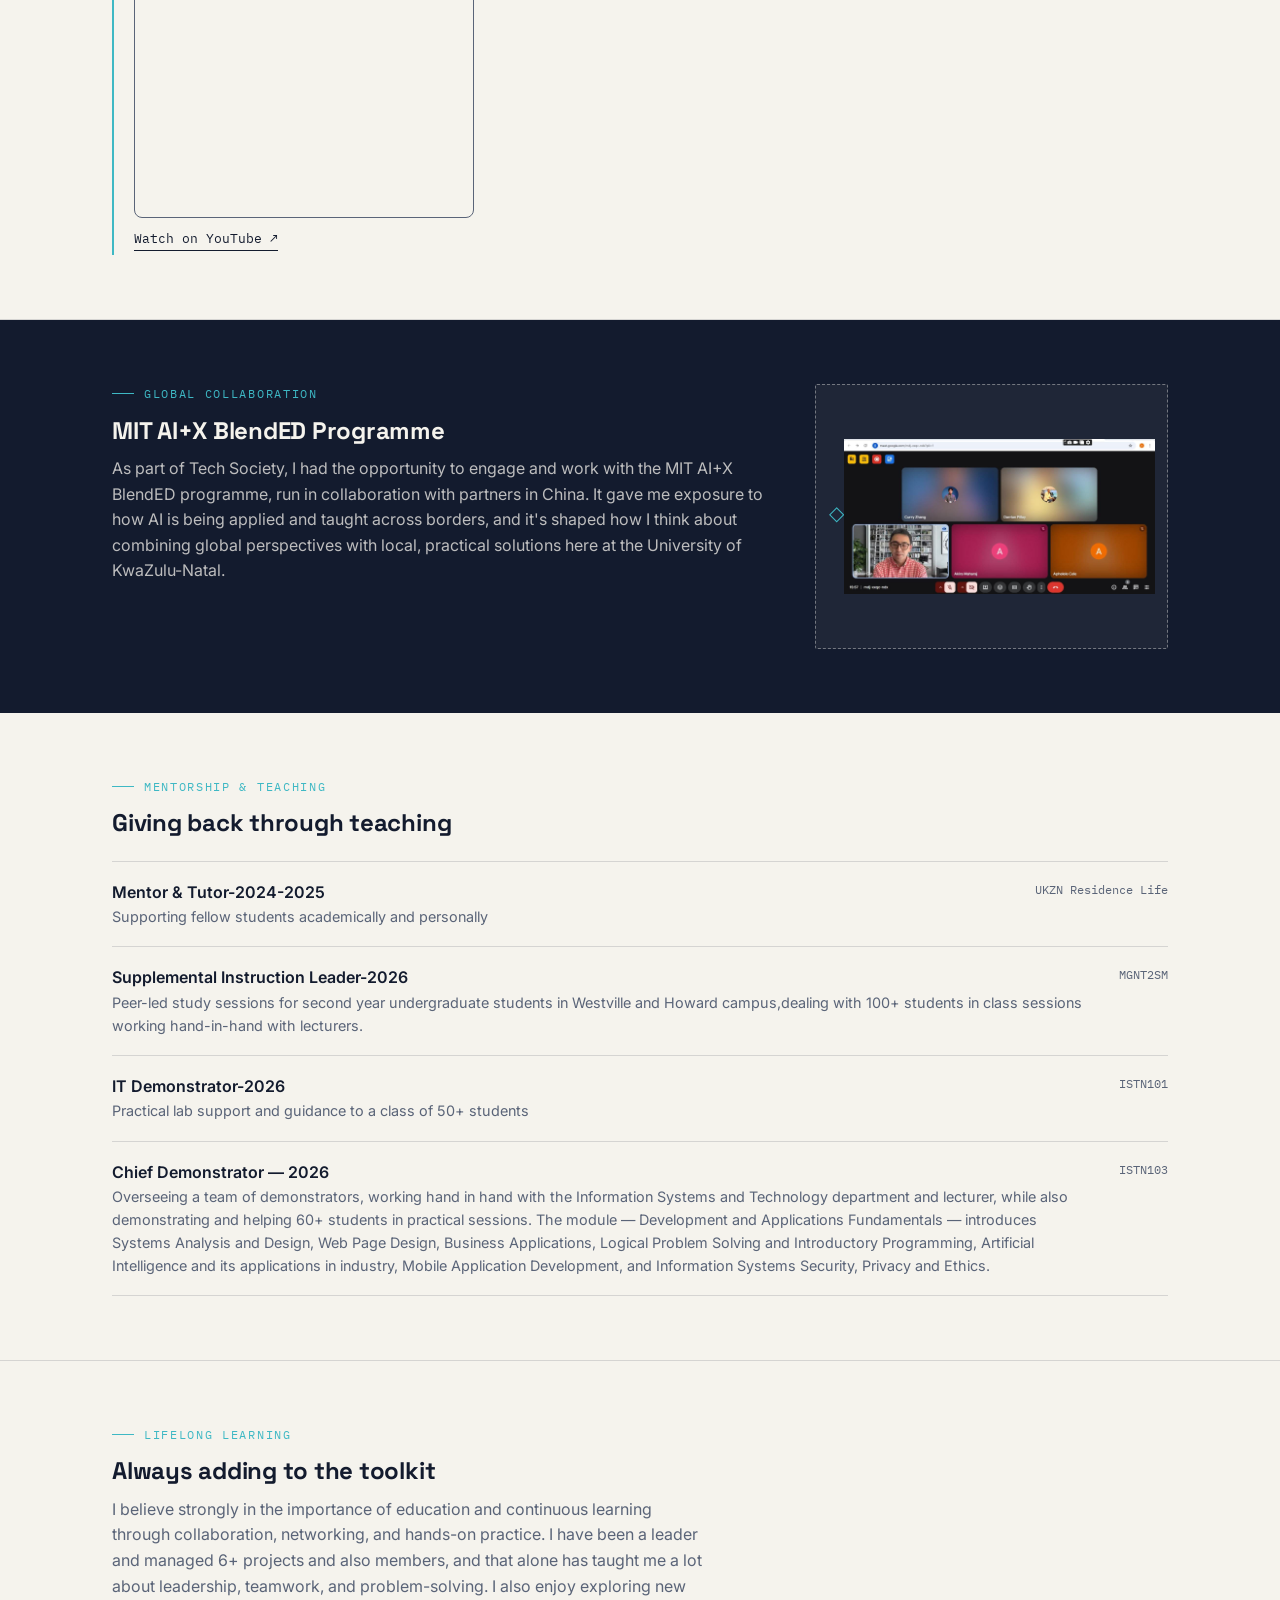
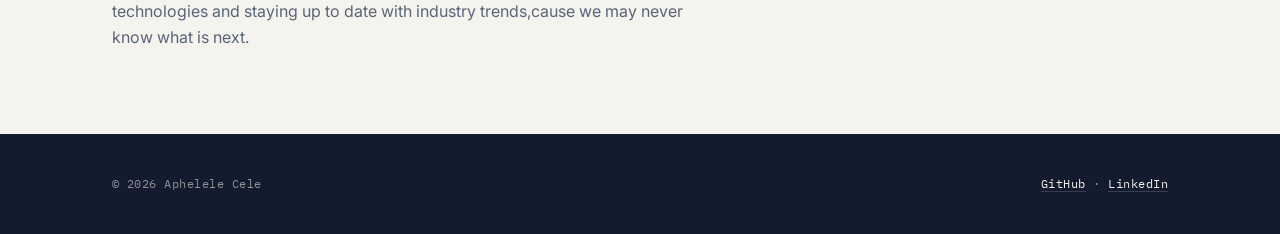
<file: interests.html>
<!DOCTYPE html>
<html lang="en">
<head>
  <meta charset="UTF-8" />
  <meta name="viewport" content="width=device-width, initial-scale=1.0" />
  <title>Interests — Aphelele Cele</title>
  <meta name="description" content="What drives Aphelele Cele — business analysis, emerging tech, mentorship, and lifelong learning." />
  <link rel="preconnect" href="https://fonts.googleapis.com">
  <link href="https://fonts.googleapis.com/css2?family=Space+Grotesk:wght@500;600;700&family=Inter:wght@400;500;600&family=IBM+Plex+Mono:wght@400;500;600&display=swap" rel="stylesheet">
  <link rel="stylesheet" href="css/style.css">
</head>
<body>

  <header class="site-header">
    <nav class="nav">
      <a href="index.html" class="logo">Aphelele Cele<span>/Social Space</span></a>
      <button class="nav-toggle" aria-label="Toggle navigation">
        <span></span><span></span><span></span>
      </button>
      <ul class="nav-links">
        <li><a href="index.html">About</a></li>
        <li><a href="portfolio.html">Portfolio</a></li>
        <li><a href="interests.html">Interests</a></li>
        <li><a href="contact.html">Contact</a></li>
      </ul>
    </nav>
  </header>

  <main>
    <section class="section" style="padding-top:56px; border-bottom:none;">
      <div class="wrap">
        <div class="eyebrow">What drives me</div>
        <h1 style="font-size:clamp(2rem,4vw,2.8rem);">Interests</h1>
        <p class="lede" style="color:var(--slate); max-width:60ch;">
          I'm venturing into business analysis- deducing real problems, engaging the people
          who live with them, and designing solutions that stick. Everything below feeds into
          that, from the technologies I follow to the people I mentor.
        </p>
      </div>
    </section>

    <!-- Business analysis focus -->
    <section class="section" style="padding-top:24px;">
      <div class="wrap two-col">
        <div>
          <div class="eyebrow">Business analysis</div>
          <h2>Turning problems into solutions</h2>
          <p>
            What draws me to business analysis is the process itself: identifying a real
            problem, breaking it down, and finding a workable path to solve it. I enjoy
            engaging with stakeholders, running presentations, and communicating findings
            clearly, the parts of BA work that turn technical detail into decisions people
            can act on.
          </p>
          <p>
            I'm building toward this through requirements gathering, process mapping,
            stakeholder engagement, and translating business needs into technical
            specifications- skills I've practised through Tech Society leadership and
            team projects like DriveSync.
          </p>
        </div>
        <div>
          <div class="eyebrow">Core Business Analysis skills I Acquired</div>
          <div class="tag-row">
              <span class="tag">Problem Analysis</span>
              <span class="tag">Requirements Gathering</span>
              <span class="tag">Stakeholder Engagement</span>
              <span class="tag">Presentations</span>
              <span class="tag">Process Mapping</span>
              <span class="tag">Communication</span>
              <span class="tag">Project Management </span>
              <span class="tag">Agile Development </span>
              <span class="tag">Strategic Planning </span>
              <span class="tag">UML designing </span>
          </div>
        </div>
      </div>
    </section>

    <!-- Tech interests -->
    <section class="section">
      <div class="wrap">
        <div class="eyebrow">Emerging technology</div>
        <h2>Where I like to keep exploring</h2>
        <div class="interest-list" style="margin-top:28px;">
            <div class="interest-item">
                <h3>Artificial Intelligence</h3>
                <p>Following how AI is applied across industries - including through the MIT AI+X BlendED programme.</p>
            </div>
            <div class="interest-item">
                <h3>Data Analytics &amp; BI</h3>
                <p>Turning raw data into insight that supports real decisions.</p>
            </div>
            <div class="interest-item">
                <h3>Cybersecurity</h3>
                <p>Understanding how systems — and the people who use them - stay protected.</p>
            </div>
            <div class="interest-item">
                <h3>Software Development</h3>
                <p>Building and shipping applications, from concept through to a working product.</p>
            </div>
            <div class="interest-item">
                <h3>Vodcast</h3>
                <p>
                    Alongside the analysis and the code, I like getting in front of a camera and talking
                    through ideas out loud. Here's a short episode — my voice, unscripted, on topics I care about.
                </p>
                <div style="max-width:340px; margin-top:12px;">
                    <iframe width="100%"
                            style="aspect-ratio:9/16; border-radius:8px; border:1.5px solid var(--slate); display:block;"
                            src="https://www.youtube.com/embed/5eqq0TqDTuA"
                            title="Aphelele Cele — Vodcast"
                            frameborder="0"
                            allow="accelerometer; autoplay; clipboard-write; encrypted-media; gyroscope; picture-in-picture; web-share"
                            allowfullscreen>
                    </iframe>
                </div>
                <a class="project-link" href="https://youtube.com/shorts/5eqq0TqDTuA?si=cre-XVjkfOqxpcsk" target="_blank" rel="noopener" style="display:inline-block; margin-top:10px;">Watch on YouTube ↗</a>
            </div>
        </div>
      </div>
    </section>

    <!-- MIT AI+X -->
    <section class="section" style="background:var(--ink); color:var(--paper); border-bottom:none;">
      <div class="wrap two-col">
        <div>
          <div class="eyebrow" style="color:var(--cyan);">Global collaboration</div>
          <h2 style="color:var(--paper);">MIT AI+X BlendED Programme</h2>
          <p style="color:rgba(245,243,237,0.75);">
            As part of Tech Society, I had the opportunity to engage and work with the
            MIT AI+X BlendED programme, run in collaboration with partners in China. It
            gave me exposure to how AI is being applied and taught across borders, and it's
            shaped how I think about combining global perspectives with local, practical
            solutions here at the University of KwaZulu-Natal.
          </p>
        </div>
        <div>
          <!-- PHOTO SPOT — replace with an image from the MIT AI+X programme if available -->
          <div class="photo-frame" style="aspect-ratio:4/3; border-color:rgba(245,243,237,0.4); color:rgba(245,243,237,0.6); background:rgba(245,243,237,0.05);">
              <img src="images/BlendEd.jpeg" alt="Aphelele Cele">
          </div>
        </div>
      </div>
    </section>

    <!-- Mentorship & teaching -->
    <section class="section">
      <div class="wrap">
        <div class="eyebrow">Mentorship &amp; teaching</div>
        <h2>Giving back through teaching</h2>
        <ul class="role-list" style="margin-top:24px;">
            <li>
                <div>
                    <div class="role-title">Mentor &amp; Tutor-2024-2025</div>
                    <div class="role-meta">Supporting fellow students academically and personally</div>
                </div>
                <div class="role-org">UKZN Residence Life</div>
            </li>
            <li>
                <div>
                    <div class="role-title">Supplemental Instruction Leader-2026</div>
                    <div class="role-meta">Peer-led study sessions for second year undergraduate students in Westville and Howard campus,dealing with 100+ students in class sessions working hand-in-hand with lecturers.</div>
                </div>
                <div class="role-org">MGNT2SM</div>
            </li>
            <li>
                <div>
                    <div class="role-title">IT Demonstrator-2026</div>
                    <div class="role-meta">Practical lab support and guidance to a class of 50+ students</div>
                </div>
                <div class="role-org">ISTN101</div>
            </li>
            <li>
                <div>
                    <div class="role-title">Chief Demonstrator — 2026</div>
                    <div class="role-meta">
                        Overseeing a team of demonstrators, working hand in hand with the Information
                        Systems and Technology department and lecturer, while also demonstrating and
                        helping 60+ students in practical sessions. The module — Development and
                        Applications Fundamentals — introduces Systems Analysis and Design, Web Page
                        Design, Business Applications, Logical Problem Solving and Introductory
                        Programming, Artificial Intelligence and its applications in industry, Mobile
                        Application Development, and Information Systems Security, Privacy and Ethics.
                    </div>
                </div>
                <div class="role-org">ISTN103</div>
            </li>
        </ul>
      </div>
    </section>

    <!-- Lifelong learning -->
    <section class="section">
      <div class="wrap">
        <div class="eyebrow">Lifelong learning</div>
        <h2>Always adding to the toolkit</h2>
        <p class="lede" style="color:var(--slate); max-width:60ch; margin-bottom:20px;">
            I believe strongly in the importance of education and continuous learning through
            collaboration, networking, and hands-on practice. I have been a leader and managed 6+ projects and also members, and that alone has taught me a lot about leadership, teamwork, and problem-solving. I also enjoy exploring new technologies and staying up to date with industry trends,cause we may never know what is next.
        </p>
        <div class="tag-row">
         
        </div>
      </div>
    </section>

  </main>

  <footer class="site-footer">
    <div class="wrap">
      <span class="footer-mono">© 2026 Aphelele Cele</span>
      <span class="footer-mono"><a href="https://github.com/ApheleleCele" target="_blank" rel="noopener">GitHub</a> · <a href="https://www.linkedin.com/in/aphelele-cele-b87a442ba" target="_blank" rel="noopener">LinkedIn</a></span>
    </div>
  </footer>

  <script src="js/script.js"></script>
</body>
</html>
</file>
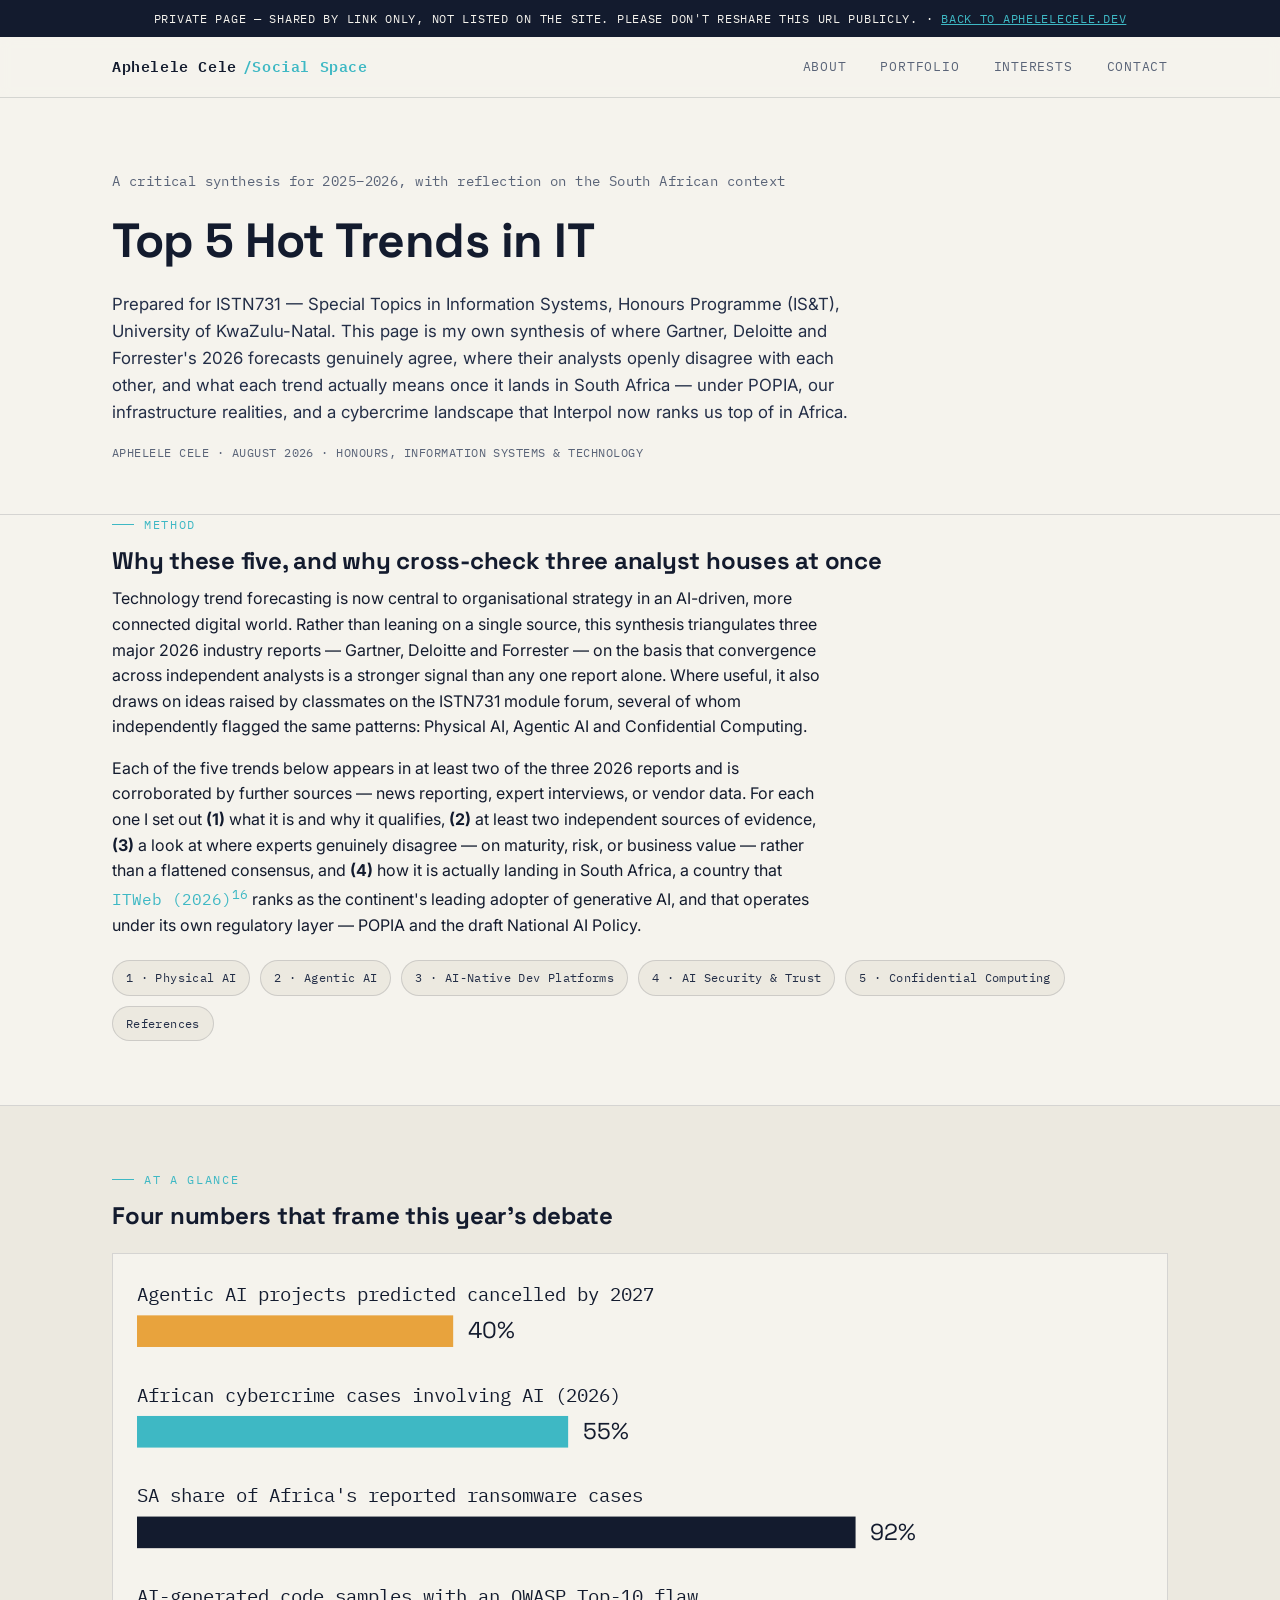
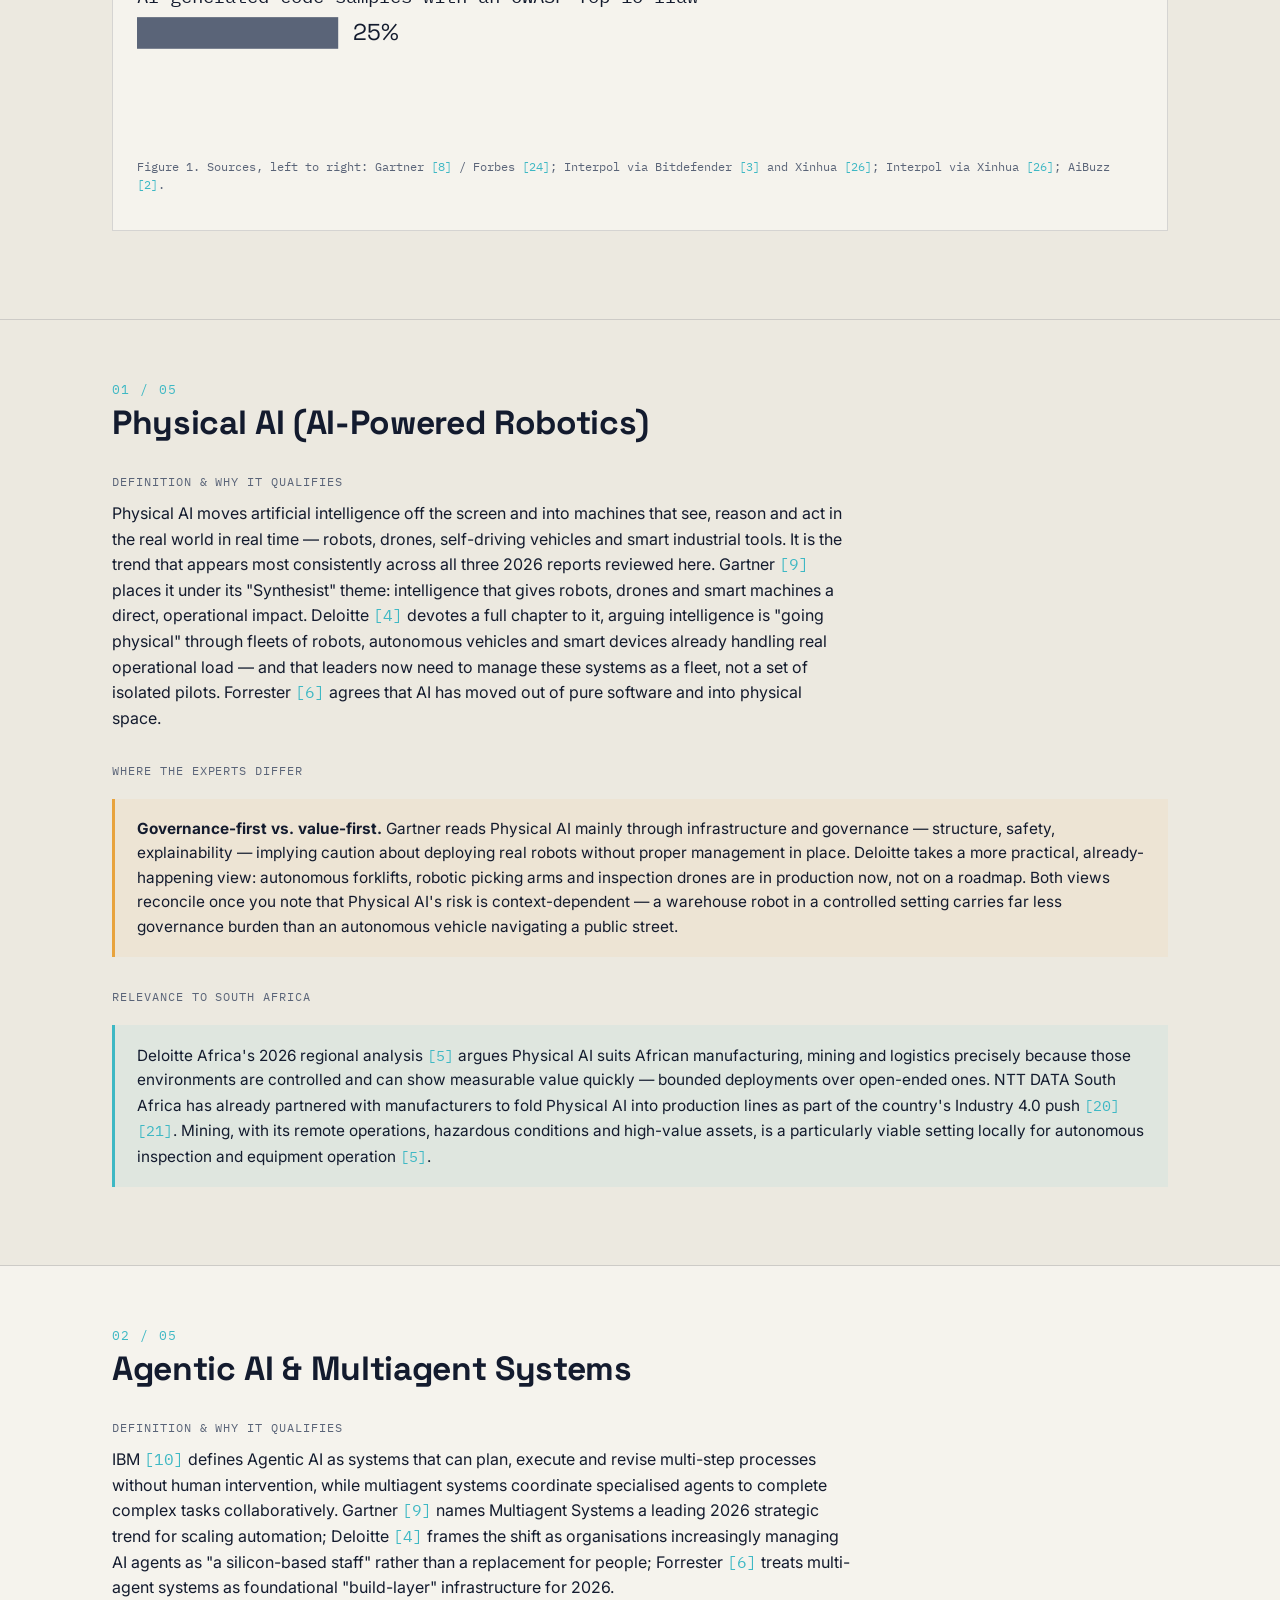
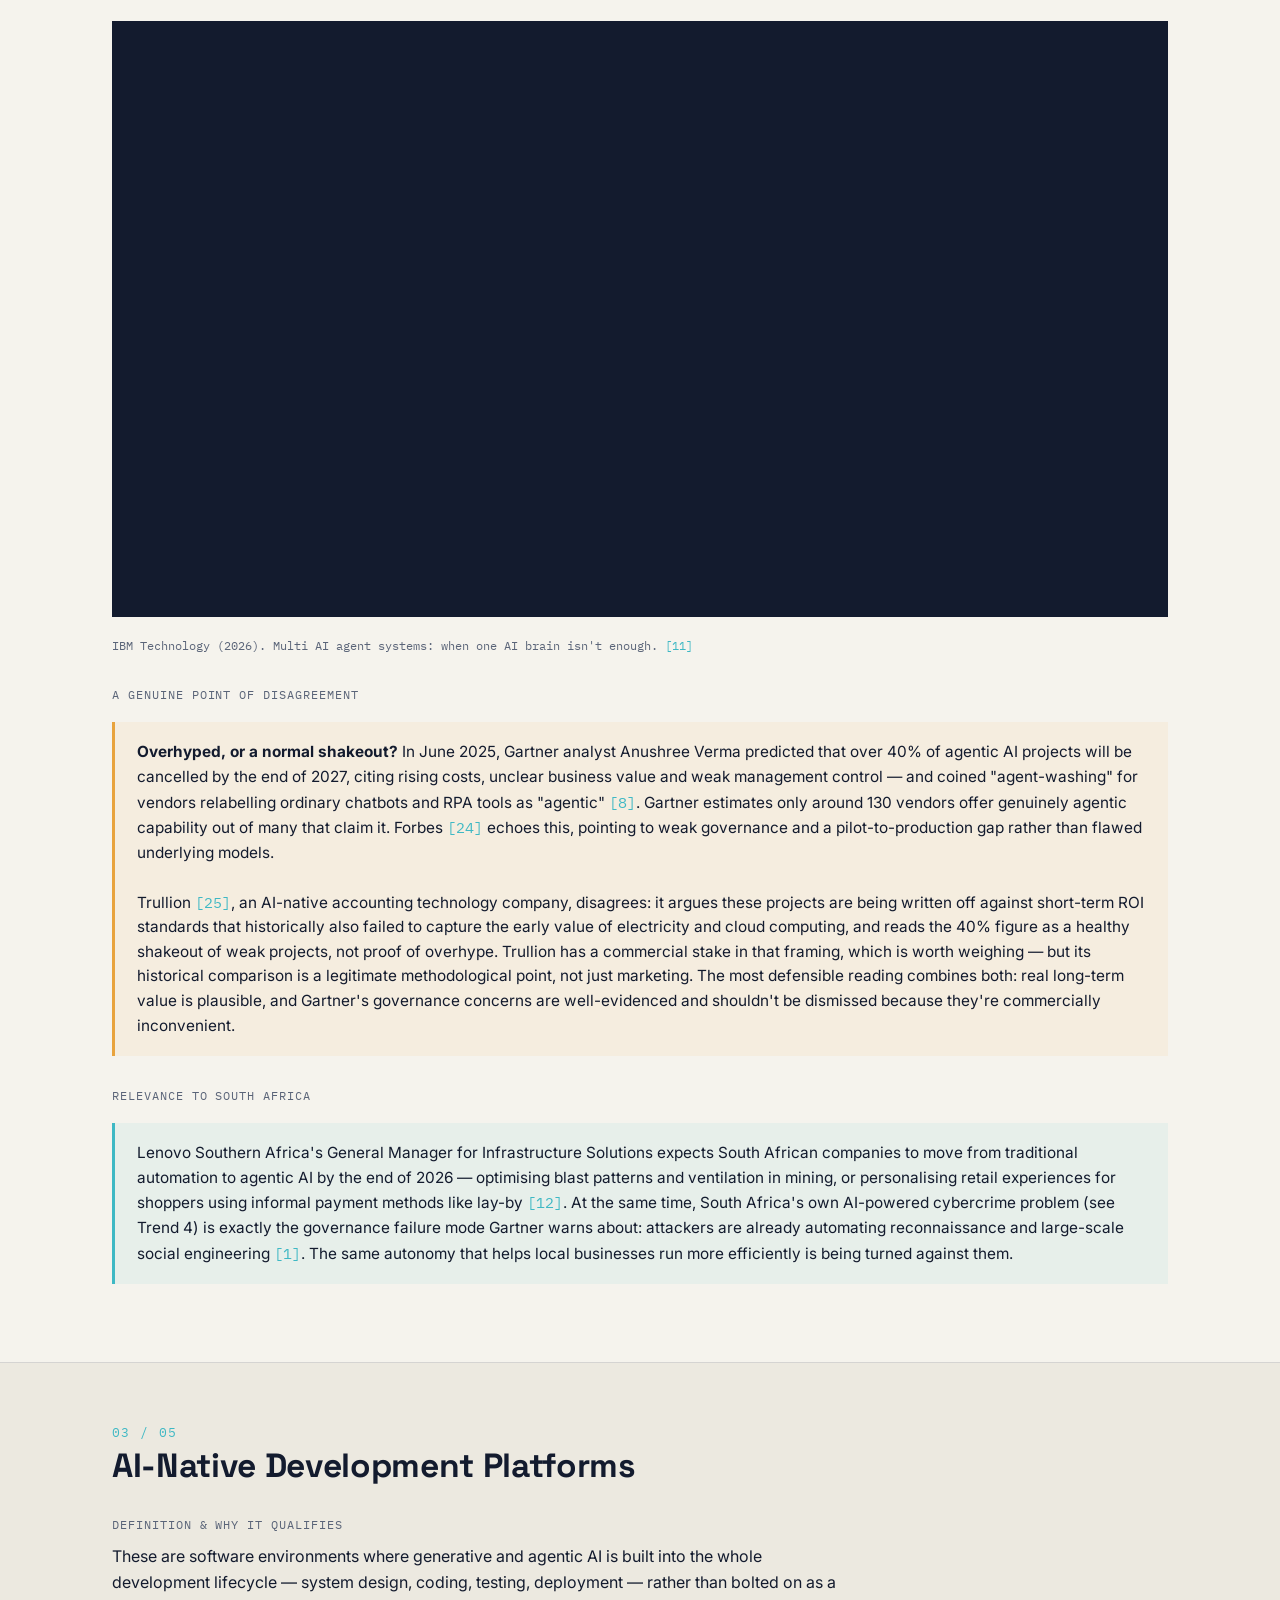
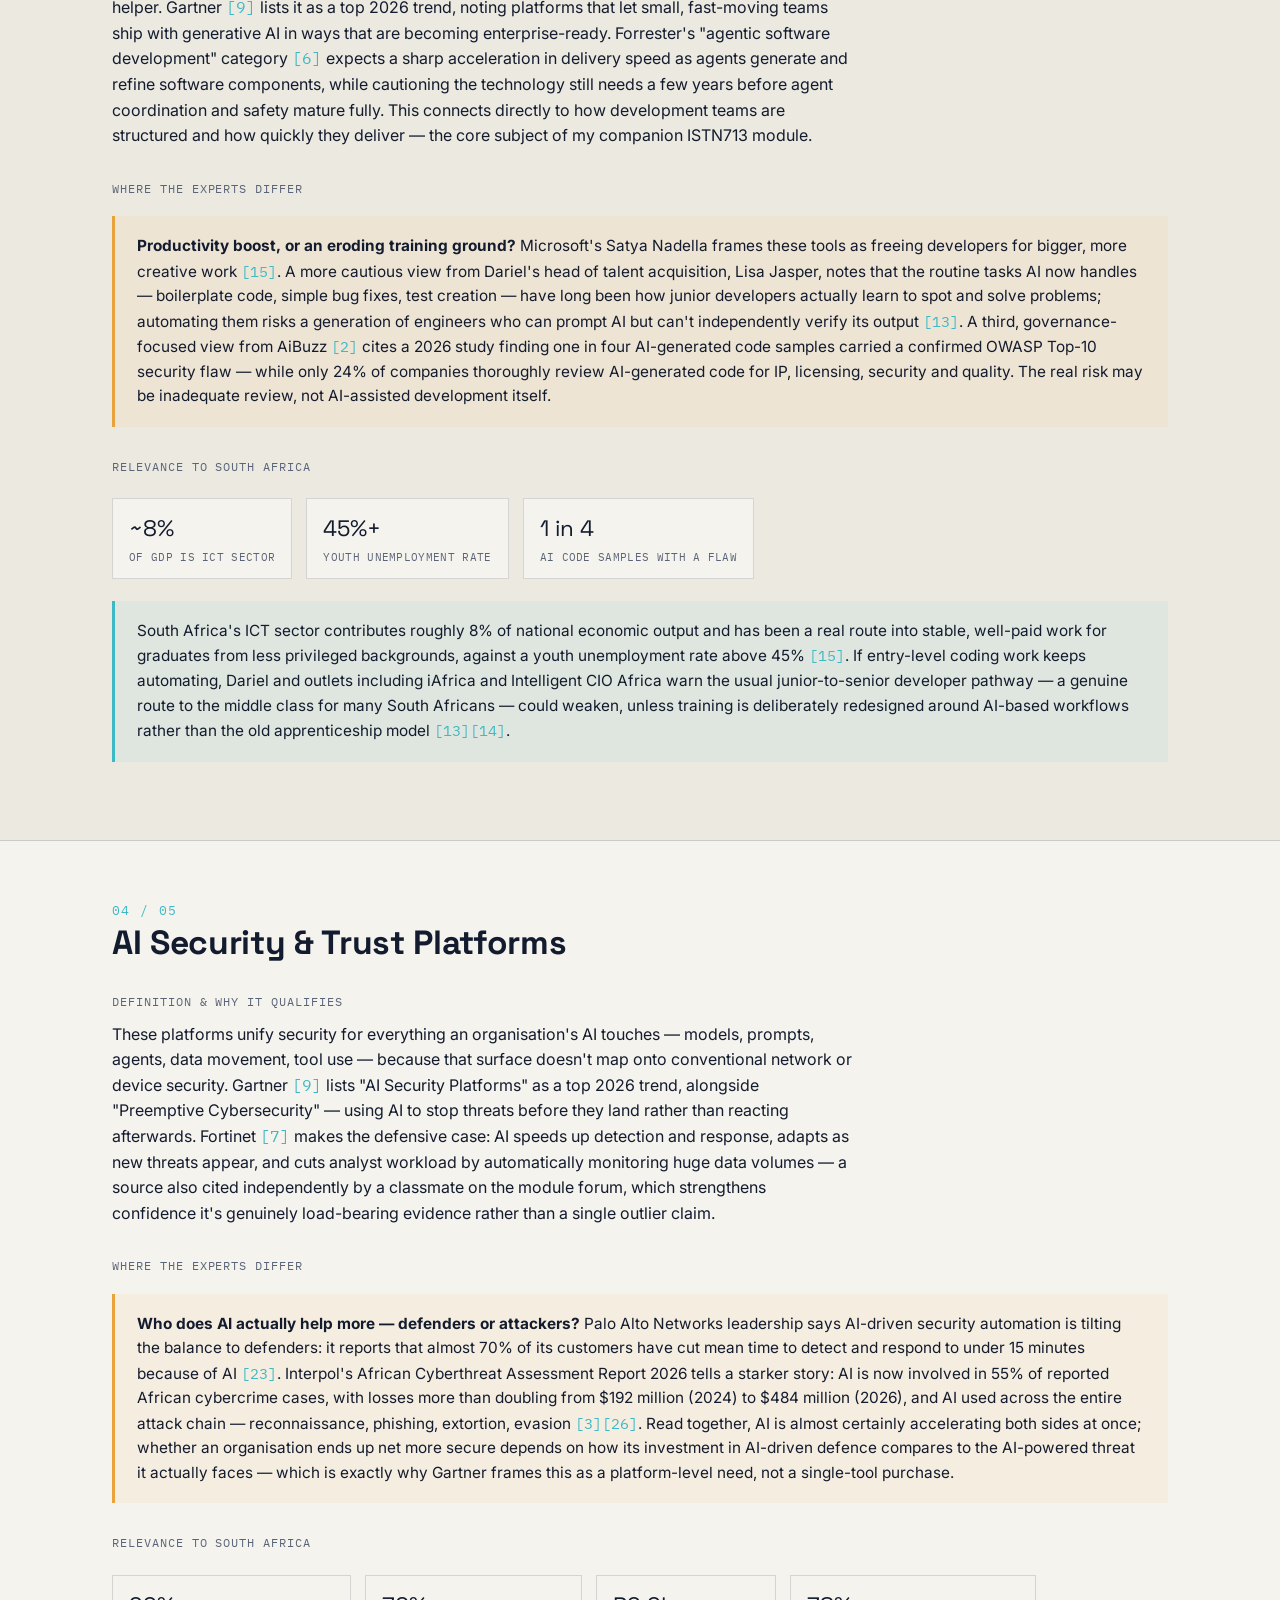
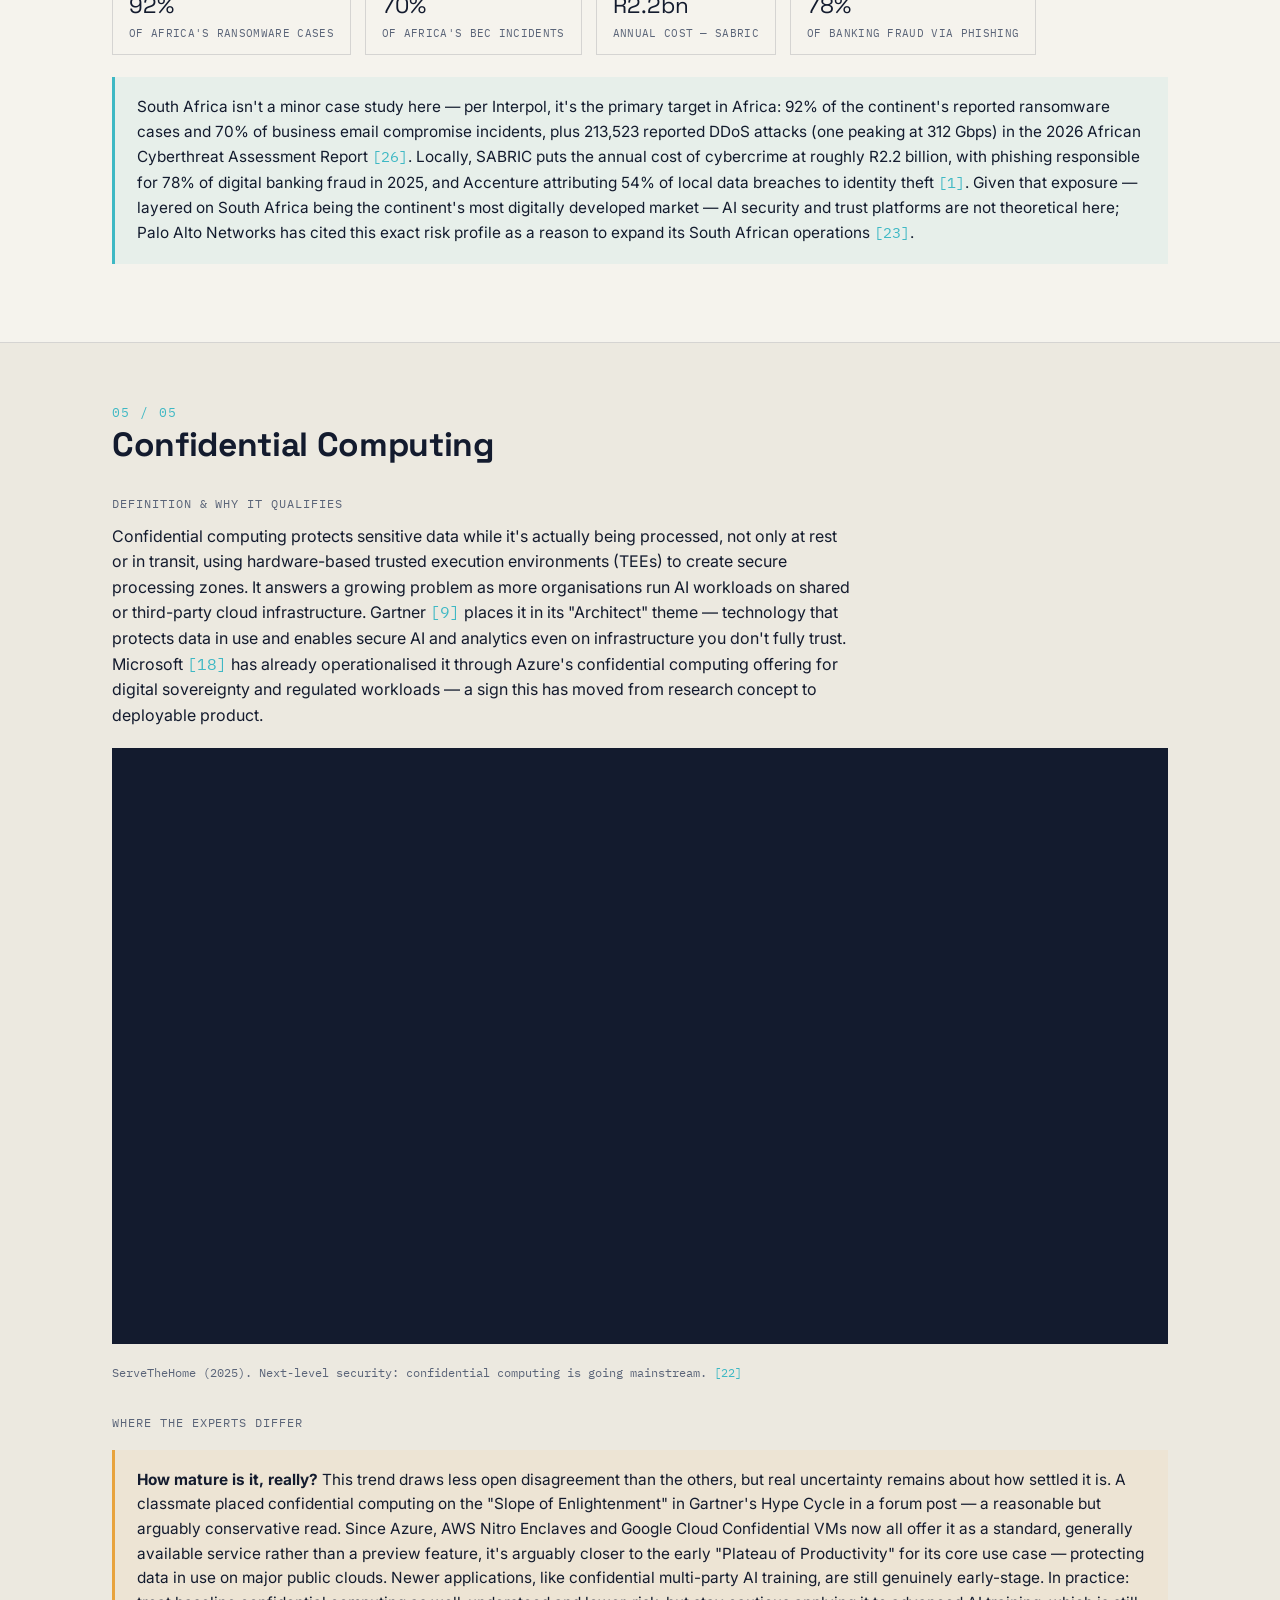
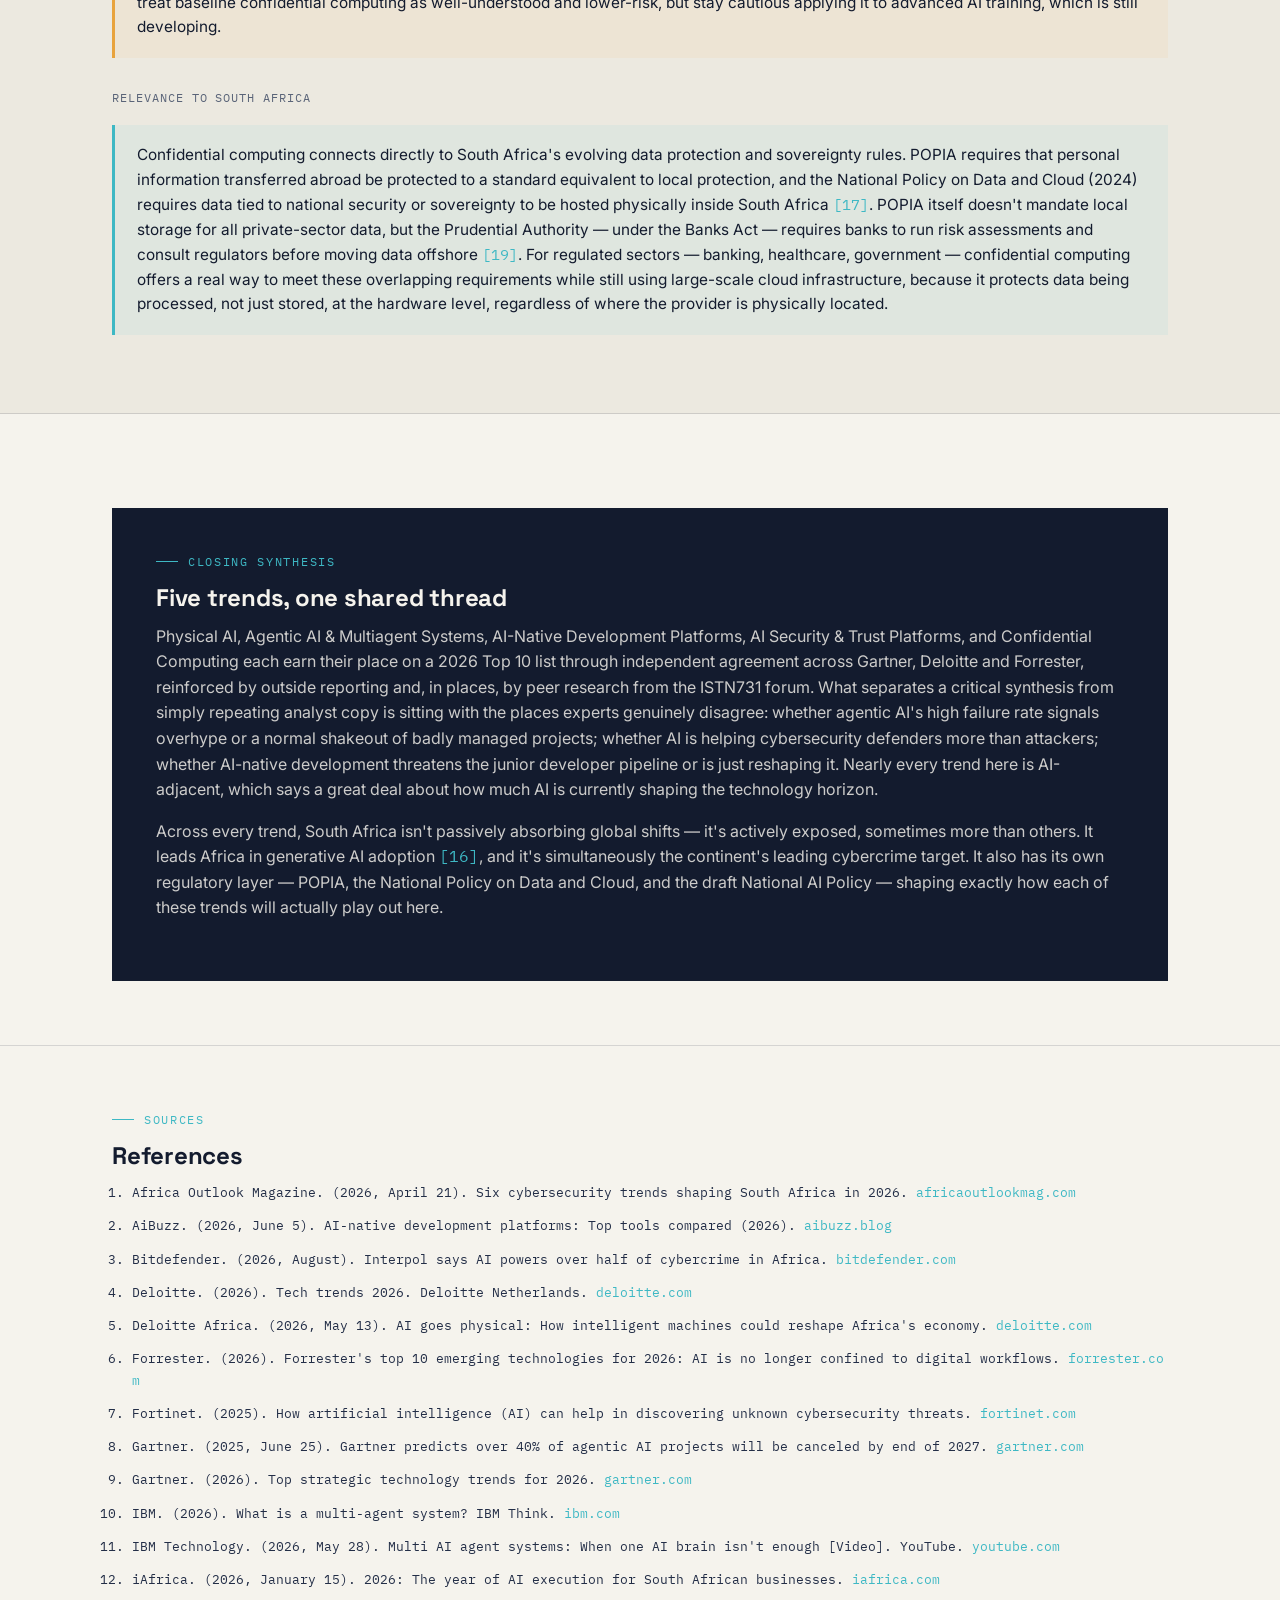
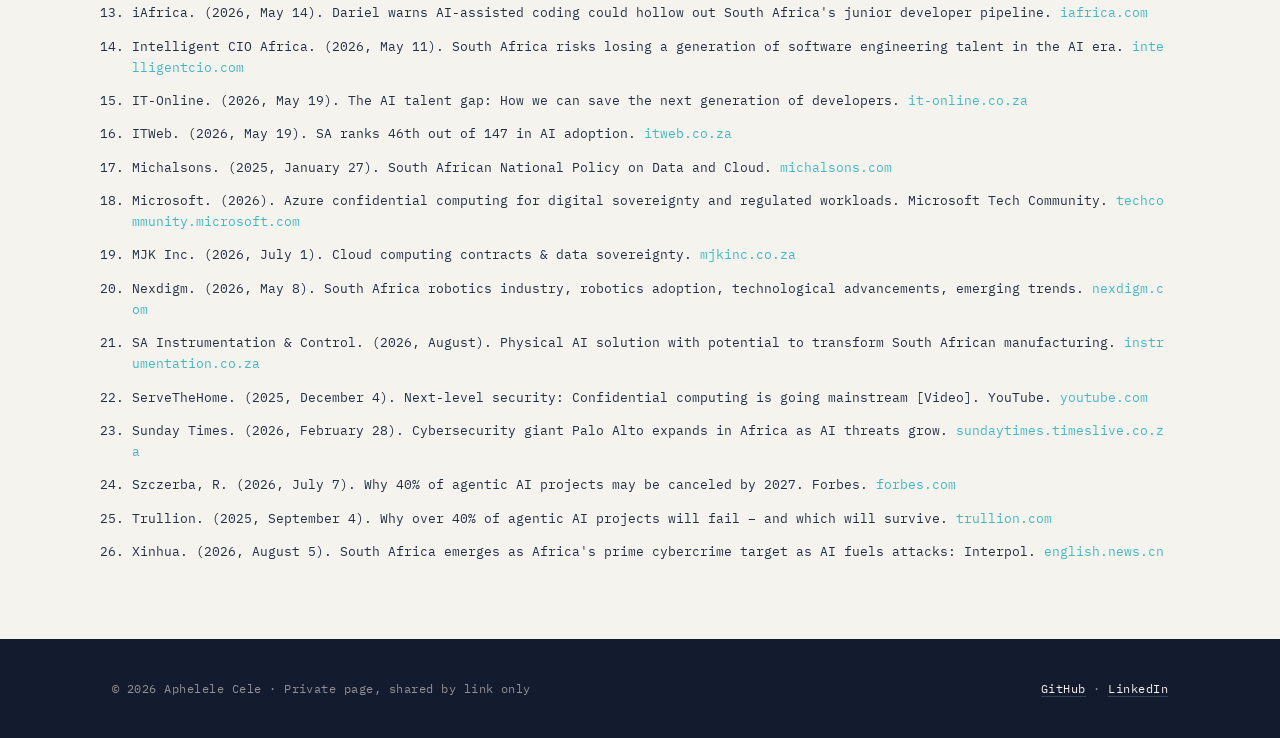
<file: it-trends-2026-synthesis.html>
<!DOCTYPE html>
<html lang="en">
<head>
  <meta charset="UTF-8" />
  <meta name="viewport" content="width=device-width, initial-scale=1.0" />
  <title>Top 5 Hot Trends in IT (2026) — A Private Synthesis | Aphelele Cele</title>
  <meta name="description" content="A critical synthesis of the top 5 IT trends for 2025-2026, with reflection on the South African context. Private page — shared by link only." />

  <!-- Keep this page out of search engines and off-site link previews. -->
  <meta name="robots" content="noindex, nofollow, noarchive, nosnippet" />

  <link rel="preconnect" href="https://fonts.googleapis.com">
  <link href="https://fonts.googleapis.com/css2?family=Space+Grotesk:wght@500;600;700&family=Inter:wght@400;500;600&family=IBM+Plex+Mono:wght@400;500;600&display=swap" rel="stylesheet">
  <link rel="stylesheet" href="css/style.css">

  <!-- Page-specific styles: additive only, does not touch css/style.css -->
  <style>
    .private-flag{
      background: var(--ink);
      color: var(--paper);
      font-family: var(--mono);
      font-size: 12px;
      letter-spacing: .06em;
      text-transform: uppercase;
      text-align: center;
      padding: 9px 16px;
    }
    .private-flag a{ color: var(--cyan); text-decoration: underline; }

    .toc-pills{ display:flex; flex-wrap:wrap; gap:10px; margin-top:22px; }
    .toc-pills a.tag{ transition: background .2s ease, color .2s ease; }
    .toc-pills a.tag:hover{ background: var(--ink); color: var(--paper); border-color: var(--ink); }

    .trend-block{ padding: 60px 0; border-bottom: 1px solid var(--line); scroll-margin-top: 90px; }
    .trend-block:nth-of-type(even){ background: var(--paper-dim); }
    .trend-num{
      font-family: var(--mono);
      font-size: 13px;
      color: var(--cyan);
      letter-spacing: .1em;
    }
    .trend-block h2{ font-size: clamp(1.5rem, 3vw, 2.1rem); margin-top: 4px; }
    .trend-sub{ font-family: var(--mono); font-size: 12px; text-transform: uppercase; letter-spacing: .08em; color: var(--slate); margin: 30px 0 10px; }
    .trend-sub:first-of-type{ margin-top: 22px; }

    .disagree-box{
      border-left: 3px solid var(--amber);
      background: rgba(232,163,61,0.08);
      padding: 18px 22px;
      margin: 18px 0;
      font-size: .96rem;
    }
    .disagree-box strong{ color: var(--ink); }

    .za-box{
      border-left: 3px solid var(--cyan);
      background: rgba(62,184,196,0.08);
      padding: 18px 22px;
      margin: 18px 0;
      font-size: .96rem;
    }

    .cite{ color: var(--cyan); text-decoration:none; font-family: var(--mono); }
    .cite:hover{ text-decoration: underline; }

    .mini-stats{ display:flex; flex-wrap:wrap; gap: 14px; margin: 22px 0; }
    .mini-stat{
      border: 1px solid var(--line);
      padding: 12px 16px;
      min-width: 150px;
      background: var(--paper);
    }
    .mini-stat .num{ font-family: var(--display); font-size: 1.4rem; color: var(--ink); }
    .mini-stat .lbl{ font-family: var(--mono); font-size: 10.5px; color: var(--slate); text-transform: uppercase; letter-spacing: .03em; margin-top: 2px; }

    .video-wrap{ position: relative; width: 100%; padding-top: 56.25%; border: 1px solid var(--line); background: var(--ink); margin: 20px 0; }
    .video-wrap iframe{ position:absolute; inset:0; width:100%; height:100%; border:0; }
    .video-caption{ font-family: var(--mono); font-size: 11.5px; color: var(--slate); margin-top: 8px; }

    .figure-wrap{ border: 1px solid var(--line); background: var(--paper); padding: 24px; margin: 24px 0; }
    .figure-caption{ font-family: var(--mono); font-size: 11.5px; color: var(--slate); margin-top: 12px; }

    .ref-list{ font-family: var(--mono); font-size: 12.5px; color: var(--ink-soft); line-height: 1.7; padding-left: 20px; }
    .ref-list li{ margin-bottom: 12px; }
    .ref-list a{ color: var(--cyan); word-break: break-all; }

    .conclusion-box{
      background: var(--ink);
      color: var(--paper);
      padding: 44px;
      margin: 30px 0 0;
    }
    .conclusion-box p{ color: rgba(245,243,237,0.82); }
    .conclusion-box h2{ color: var(--paper); }
  </style>
</head>
<body>

  <div class="private-flag">
    Private page — shared by link only, not listed on the site. Please don't reshare this URL publicly. &middot; <a href="index.html">Back to apheleleCele.dev</a>
  </div>

  <header class="site-header">
    <nav class="nav">
      <a href="index.html" class="logo">Aphelele Cele<span>/Social Space</span></a>
      <button class="nav-toggle" aria-label="Toggle navigation">
        <span></span><span></span><span></span>
      </button>
      <ul class="nav-links">
        <li><a href="index.html">About</a></li>
        <li><a href="portfolio.html">Portfolio</a></li>
        <li><a href="interests.html">Interests</a></li>
        <li><a href="contact.html">Contact</a></li>
      </ul>
    </nav>
  </header>

  <main>

    <!-- ============ HERO ============ -->
    <section class="hero" style="padding-bottom:40px;">
      <div class="wrap" style="grid-template-columns:1fr; text-align:left;">
        <div>
          <p class="role">A critical synthesis for 2025–2026, with reflection on the South African context</p>
          <h1 style="font-size:clamp(2rem,4vw,3rem);">Top 5 Hot Trends in IT</h1>
          <p class="lede" style="max-width:70ch;">
            Prepared for ISTN731 — Special Topics in Information Systems, Honours Programme (IS&amp;T),
            University of KwaZulu-Natal. This page is my own synthesis of where Gartner, Deloitte and
            Forrester's 2026 forecasts genuinely agree, where their analysts openly disagree with each
            other, and what each trend actually means once it lands in South Africa — under POPIA, our
            infrastructure realities, and a cybercrime landscape that Interpol now ranks us top of in Africa.
          </p>
          <p style="font-family:var(--mono); font-size:12px; color:var(--slate); letter-spacing:.04em; text-transform:uppercase;">
            Aphelele Cele &middot; August 2026 &middot; Honours, Information Systems &amp; Technology
          </p>
        </div>
      </div>
    </section>

    <!-- ============ INTRO / METHOD ============ -->
    <section class="section" style="padding-top:0;">
      <div class="wrap">
        <div class="eyebrow">Method</div>
        <h2 style="max-width:56ch;">Why these five, and why cross-check three analyst houses at once</h2>
        <p style="max-width:72ch;">
          Technology trend forecasting is now central to organisational strategy in an AI-driven, more
          connected digital world. Rather than leaning on a single source, this synthesis triangulates
          three major 2026 industry reports — Gartner, Deloitte and Forrester — on the basis that
          convergence across independent analysts is a stronger signal than any one report alone. Where
          useful, it also draws on ideas raised by classmates on the ISTN731 module forum, several of
          whom independently flagged the same patterns: Physical AI, Agentic AI and Confidential Computing.
        </p>
        <p style="max-width:72ch;">
          Each of the five trends below appears in at least two of the three 2026 reports and is
          corroborated by further sources — news reporting, expert interviews, or vendor data. For each
          one I set out <strong>(1)</strong> what it is and why it qualifies, <strong>(2)</strong> at
          least two independent sources of evidence, <strong>(3)</strong> a look at where experts
          genuinely disagree — on maturity, risk, or business value — rather than a flattened consensus,
          and <strong>(4)</strong> how it is actually landing in South Africa, a country that
          <span class="cite">ITWeb (2026)<sup><a href="#ref16" class="cite">16</a></sup></span> ranks
          as the continent's leading adopter of generative AI, and that operates under its own regulatory
          layer — POPIA and the draft National AI Policy.
        </p>

        <div class="toc-pills" aria-label="Jump to a trend">
          <a class="tag" href="#trend-1">1 · Physical AI</a>
          <a class="tag" href="#trend-2">2 · Agentic AI</a>
          <a class="tag" href="#trend-3">3 · AI-Native Dev Platforms</a>
          <a class="tag" href="#trend-4">4 · AI Security &amp; Trust</a>
          <a class="tag" href="#trend-5">5 · Confidential Computing</a>
          <a class="tag" href="#references">References</a>
        </div>
      </div>
    </section>

    <!-- ============ FIGURE: SUMMARY CHART ============ -->
    <section class="section" style="background:var(--paper-dim);">
      <div class="wrap">
        <div class="eyebrow">At a glance</div>
        <h2>Four numbers that frame this year's debate</h2>
                <div class="figure-wrap">
          <svg viewBox="0 0 700 320" xmlns="http://www.w3.org/2000/svg" role="img" aria-label="Bar chart of four key statistics referenced in this synthesis">
            <!-- Row 1: Agentic AI cancellation 40% -->
            <text x="0" y="16" font-family="IBM Plex Mono, monospace" font-size="13" fill="#131B2E">Agentic AI projects predicted cancelled by 2027</text>
            <rect x="0" y="26" width="220" height="22" fill="#E8A33D"/>
            <text x="230" y="42" font-family="Space Grotesk, sans-serif" font-size="16" fill="#131B2E">40%</text>

            <!-- Row 2: Africa cybercrime cases involving AI 55% -->
            <text x="0" y="86" font-family="IBM Plex Mono, monospace" font-size="13" fill="#131B2E">African cybercrime cases involving AI (2026)</text>
            <rect x="0" y="96" width="300" height="22" fill="#3EB8C4"/>
            <text x="310" y="112" font-family="Space Grotesk, sans-serif" font-size="16" fill="#131B2E">55%</text>

            <!-- Row 3: SA share of Africa's ransomware cases 92% -->
            <text x="0" y="156" font-family="IBM Plex Mono, monospace" font-size="13" fill="#131B2E">SA share of Africa's reported ransomware cases</text>
            <rect x="0" y="166" width="500" height="22" fill="#131B2E"/>
            <text x="510" y="182" font-family="Space Grotesk, sans-serif" font-size="16" fill="#131B2E">92%</text>

            <!-- Row 4: OWASP flaw rate in AI-generated code 25% -->
            <text x="0" y="226" font-family="IBM Plex Mono, monospace" font-size="13" fill="#131B2E">AI-generated code samples with an OWASP Top-10 flaw</text>
            <rect x="0" y="236" width="140" height="22" fill="#5A6478"/>
            <text x="150" y="252" font-family="Space Grotesk, sans-serif" font-size="16" fill="#131B2E">25%</text>
          </svg>
          <p class="figure-caption">
            Figure 1. Sources, left to right: Gartner <a href="#ref8" class="cite">[8]</a> /
            Forbes <a href="#ref24" class="cite">[24]</a>; Interpol via Bitdefender
            <a href="#ref3" class="cite">[3]</a> and Xinhua <a href="#ref26" class="cite">[26]</a>;
            Interpol via Xinhua <a href="#ref26" class="cite">[26]</a>; AiBuzz
            <a href="#ref2" class="cite">[2]</a>.
          </p>
        </div>
    </section>

    <!-- ============ TREND 1: PHYSICAL AI ============ -->
    <section class="trend-block" id="trend-1">
      <div class="wrap">
        <div class="trend-num">01 / 05</div>
        <h2>Physical AI (AI-Powered Robotics)</h2>

        <div class="trend-sub">Definition &amp; why it qualifies</div>
        <p style="max-width:74ch;">
          Physical AI moves artificial intelligence off the screen and into machines that see, reason
          and act in the real world in real time — robots, drones, self-driving vehicles and smart
          industrial tools. It is the trend that appears most consistently across all three 2026
          reports reviewed here. Gartner <a href="#ref9" class="cite">[9]</a> places it under its
          "Synthesist" theme: intelligence that gives robots, drones and smart machines a direct,
          operational impact. Deloitte <a href="#ref4" class="cite">[4]</a> devotes a full chapter to
          it, arguing intelligence is "going physical" through fleets of robots, autonomous vehicles
          and smart devices already handling real operational load — and that leaders now need to
          manage these systems as a fleet, not a set of isolated pilots. Forrester
          <a href="#ref6" class="cite">[6]</a> agrees that AI has moved out of pure software and into
          physical space.
        </p>

        <div class="trend-sub">Where the experts differ</div>
        <div class="disagree-box">
          <strong>Governance-first vs. value-first.</strong> Gartner reads Physical AI mainly through
          infrastructure and governance — structure, safety, explainability — implying caution about
          deploying real robots without proper management in place. Deloitte takes a more practical,
          already-happening view: autonomous forklifts, robotic picking arms and inspection drones are
          in production now, not on a roadmap. Both views reconcile once you note that Physical AI's
          risk is context-dependent — a warehouse robot in a controlled setting carries far less
          governance burden than an autonomous vehicle navigating a public street.
        </div>

        <div class="trend-sub">Relevance to South Africa</div>
        <div class="za-box">
          Deloitte Africa's 2026 regional analysis <a href="#ref5" class="cite">[5]</a> argues Physical
          AI suits African manufacturing, mining and logistics precisely because those environments are
          controlled and can show measurable value quickly — bounded deployments over open-ended ones.
          NTT DATA South Africa has already partnered with manufacturers to fold Physical AI into
          production lines as part of the country's Industry 4.0 push
          <a href="#ref20" class="cite">[20]</a><a href="#ref21" class="cite">[21]</a>. Mining, with its
          remote operations, hazardous conditions and high-value assets, is a particularly viable
          setting locally for autonomous inspection and equipment operation
          <a href="#ref5" class="cite">[5]</a>.
        </div>
      </div>
    </section>

    <!-- ============ TREND 2: AGENTIC AI ============ -->
    <section class="trend-block" id="trend-2">
      <div class="wrap">
        <div class="trend-num">02 / 05</div>
        <h2>Agentic AI &amp; Multiagent Systems</h2>

        <div class="trend-sub">Definition &amp; why it qualifies</div>
        <p style="max-width:74ch;">
          IBM <a href="#ref10" class="cite">[10]</a> defines Agentic AI as systems that can plan,
          execute and revise multi-step processes without human intervention, while multiagent systems
          coordinate specialised agents to complete complex tasks collaboratively. Gartner
          <a href="#ref9" class="cite">[9]</a> names Multiagent Systems a leading 2026 strategic trend
          for scaling automation; Deloitte <a href="#ref4" class="cite">[4]</a> frames the shift as
          organisations increasingly managing AI agents as "a silicon-based staff" rather than a
          replacement for people; Forrester <a href="#ref6" class="cite">[6]</a> treats multi-agent
          systems as foundational "build-layer" infrastructure for 2026.
        </p>

        <div class="video-wrap">
          <iframe src="https://www.youtube-nocookie.com/embed/kYkZI3oj2W4" title="IBM Technology — Multi AI agent systems: When one AI brain isn't enough" loading="lazy" allow="accelerometer; encrypted-media; picture-in-picture" allowfullscreen></iframe>
        </div>
        <p class="video-caption">IBM Technology (2026). Multi AI agent systems: when one AI brain isn't enough. <a href="#ref11" class="cite">[11]</a></p>

        <div class="trend-sub">A genuine point of disagreement</div>
        <div class="disagree-box">
          <strong>Overhyped, or a normal shakeout?</strong> In June 2025, Gartner analyst Anushree Verma
          predicted that over 40% of agentic AI projects will be cancelled by the end of 2027, citing
          rising costs, unclear business value and weak management control — and coined "agent-washing"
          for vendors relabelling ordinary chatbots and RPA tools as "agentic"
          <a href="#ref8" class="cite">[8]</a>. Gartner estimates only around 130 vendors offer genuinely
          agentic capability out of many that claim it. Forbes <a href="#ref24" class="cite">[24]</a>
          echoes this, pointing to weak governance and a pilot-to-production gap rather than flawed
          underlying models.
          <br><br>
          Trullion <a href="#ref25" class="cite">[25]</a>, an AI-native accounting technology company,
          disagrees: it argues these projects are being written off against short-term ROI standards
          that historically also failed to capture the early value of electricity and cloud computing,
          and reads the 40% figure as a healthy shakeout of weak projects, not proof of overhype.
          Trullion has a commercial stake in that framing, which is worth weighing — but its historical
          comparison is a legitimate methodological point, not just marketing. The most defensible
          reading combines both: real long-term value is plausible, and Gartner's governance concerns
          are well-evidenced and shouldn't be dismissed because they're commercially inconvenient.
        </div>

        <div class="trend-sub">Relevance to South Africa</div>
        <div class="za-box">
          Lenovo Southern Africa's General Manager for Infrastructure Solutions expects South African
          companies to move from traditional automation to agentic AI by the end of 2026 — optimising
          blast patterns and ventilation in mining, or personalising retail experiences for shoppers
          using informal payment methods like lay-by <a href="#ref12" class="cite">[12]</a>. At the same
          time, South Africa's own AI-powered cybercrime problem (see Trend 4) is exactly the governance
          failure mode Gartner warns about: attackers are already automating reconnaissance and
          large-scale social engineering <a href="#ref1" class="cite">[1]</a>. The same autonomy that
          helps local businesses run more efficiently is being turned against them.
        </div>
      </div>
    </section>

    <!-- ============ TREND 3: AI-NATIVE DEV PLATFORMS ============ -->
    <section class="trend-block" id="trend-3">
      <div class="wrap">
        <div class="trend-num">03 / 05</div>
        <h2>AI-Native Development Platforms</h2>

        <div class="trend-sub">Definition &amp; why it qualifies</div>
        <p style="max-width:74ch;">
          These are software environments where generative and agentic AI is built into the whole
          development lifecycle — system design, coding, testing, deployment — rather than bolted on as
          a helper. Gartner <a href="#ref9" class="cite">[9]</a> lists it as a top 2026 trend, noting
          platforms that let small, fast-moving teams ship with generative AI in ways that are becoming
          enterprise-ready. Forrester's "agentic software development" category
          <a href="#ref6" class="cite">[6]</a> expects a sharp acceleration in delivery speed as agents
          generate and refine software components, while cautioning the technology still needs a few
          years before agent coordination and safety mature fully. This connects directly to how
          development teams are structured and how quickly they deliver — the core subject of my
          companion ISTN713 module.
        </p>

        <div class="trend-sub">Where the experts differ</div>
        <div class="disagree-box">
          <strong>Productivity boost, or an eroding training ground?</strong> Microsoft's Satya Nadella
          frames these tools as freeing developers for bigger, more creative work
          <a href="#ref15" class="cite">[15]</a>. A more cautious view from Dariel's head of talent
          acquisition, Lisa Jasper, notes that the routine tasks AI now handles — boilerplate code,
          simple bug fixes, test creation — have long been how junior developers actually learn to spot
          and solve problems; automating them risks a generation of engineers who can prompt AI but
          can't independently verify its output <a href="#ref13" class="cite">[13]</a>. A third,
          governance-focused view from AiBuzz <a href="#ref2" class="cite">[2]</a> cites a 2026 study
          finding one in four AI-generated code samples carried a confirmed OWASP Top-10 security flaw
          — while only 24% of companies thoroughly review AI-generated code for IP, licensing, security
          and quality. The real risk may be inadequate review, not AI-assisted development itself.
        </div>

        <div class="trend-sub">Relevance to South Africa</div>
        <div class="mini-stats">
          <div class="mini-stat"><div class="num">~8%</div><div class="lbl">of GDP is ICT sector</div></div>
          <div class="mini-stat"><div class="num">45%+</div><div class="lbl">youth unemployment rate</div></div>
          <div class="mini-stat"><div class="num">1 in 4</div><div class="lbl">AI code samples with a flaw</div></div>
        </div>
        <div class="za-box">
          South Africa's ICT sector contributes roughly 8% of national economic output and has been a
          real route into stable, well-paid work for graduates from less privileged backgrounds, against
          a youth unemployment rate above 45% <a href="#ref15" class="cite">[15]</a>. If entry-level
          coding work keeps automating, Dariel and outlets including iAfrica and Intelligent CIO Africa
          warn the usual junior-to-senior developer pathway — a genuine route to the middle class for
          many South Africans — could weaken, unless training is deliberately redesigned around AI-based
          workflows rather than the old apprenticeship model
          <a href="#ref13" class="cite">[13]</a><a href="#ref14" class="cite">[14]</a>.
        </div>
      </div>
    </section>

    <!-- ============ TREND 4: AI SECURITY & TRUST ============ -->
    <section class="trend-block" id="trend-4">
      <div class="wrap">
        <div class="trend-num">04 / 05</div>
        <h2>AI Security &amp; Trust Platforms</h2>

        <div class="trend-sub">Definition &amp; why it qualifies</div>
        <p style="max-width:74ch;">
          These platforms unify security for everything an organisation's AI touches — models, prompts,
          agents, data movement, tool use — because that surface doesn't map onto conventional network
          or device security. Gartner <a href="#ref9" class="cite">[9]</a> lists "AI Security Platforms"
          as a top 2026 trend, alongside "Preemptive Cybersecurity" — using AI to stop threats before
          they land rather than reacting afterwards. Fortinet <a href="#ref7" class="cite">[7]</a> makes
          the defensive case: AI speeds up detection and response, adapts as new threats appear, and
          cuts analyst workload by automatically monitoring huge data volumes — a source also cited
          independently by a classmate on the module forum, which strengthens confidence it's genuinely
          load-bearing evidence rather than a single outlier claim.
        </p>

        <div class="trend-sub">Where the experts differ</div>
        <div class="disagree-box">
          <strong>Who does AI actually help more — defenders or attackers?</strong> Palo Alto Networks
          leadership says AI-driven security automation is tilting the balance to defenders: it reports
          that almost 70% of its customers have cut mean time to detect and respond to under 15 minutes
          because of AI <a href="#ref23" class="cite">[23]</a>. Interpol's African Cyberthreat Assessment
          Report 2026 tells a starker story: AI is now involved in 55% of reported African cybercrime
          cases, with losses more than doubling from $192 million (2024) to $484 million (2026), and AI
          used across the entire attack chain — reconnaissance, phishing, extortion, evasion
          <a href="#ref3" class="cite">[3]</a><a href="#ref26" class="cite">[26]</a>. Read together, AI
          is almost certainly accelerating both sides at once; whether an organisation ends up net more
          secure depends on how its investment in AI-driven defence compares to the AI-powered threat it
          actually faces — which is exactly why Gartner frames this as a platform-level need, not a
          single-tool purchase.
        </div>

        <div class="trend-sub">Relevance to South Africa</div>
        <div class="mini-stats">
          <div class="mini-stat"><div class="num">92%</div><div class="lbl">of Africa's ransomware cases</div></div>
          <div class="mini-stat"><div class="num">70%</div><div class="lbl">of Africa's BEC incidents</div></div>
          <div class="mini-stat"><div class="num">R2.2bn</div><div class="lbl">annual cost — SABRIC</div></div>
          <div class="mini-stat"><div class="num">78%</div><div class="lbl">of banking fraud via phishing</div></div>
        </div>
        <div class="za-box">
          South Africa isn't a minor case study here — per Interpol, it's the primary target in Africa:
          92% of the continent's reported ransomware cases and 70% of business email compromise
          incidents, plus 213,523 reported DDoS attacks (one peaking at 312 Gbps) in the 2026 African
          Cyberthreat Assessment Report <a href="#ref26" class="cite">[26]</a>. Locally, SABRIC puts the
          annual cost of cybercrime at roughly R2.2 billion, with phishing responsible for 78% of digital
          banking fraud in 2025, and Accenture attributing 54% of local data breaches to identity theft
          <a href="#ref1" class="cite">[1]</a>. Given that exposure — layered on South Africa being the
          continent's most digitally developed market — AI security and trust platforms are not
          theoretical here; Palo Alto Networks has cited this exact risk profile as a reason to expand
          its South African operations <a href="#ref23" class="cite">[23]</a>.
        </div>
      </div>
    </section>

    <!-- ============ TREND 5: CONFIDENTIAL COMPUTING ============ -->
    <section class="trend-block" id="trend-5">
      <div class="wrap">
        <div class="trend-num">05 / 05</div>
        <h2>Confidential Computing</h2>

        <div class="trend-sub">Definition &amp; why it qualifies</div>
        <p style="max-width:74ch;">
          Confidential computing protects sensitive data while it's actually being processed, not only
          at rest or in transit, using hardware-based trusted execution environments (TEEs) to create
          secure processing zones. It answers a growing problem as more organisations run AI workloads
          on shared or third-party cloud infrastructure. Gartner <a href="#ref9" class="cite">[9]</a>
          places it in its "Architect" theme — technology that protects data in use and enables secure
          AI and analytics even on infrastructure you don't fully trust. Microsoft
          <a href="#ref18" class="cite">[18]</a> has already operationalised it through Azure's
          confidential computing offering for digital sovereignty and regulated workloads — a sign this
          has moved from research concept to deployable product.
        </p>

        <div class="video-wrap">
          <iframe src="https://www.youtube-nocookie.com/embed/6Avj9VHaZgk" title="ServeTheHome — Next-level security: Confidential computing is going mainstream" loading="lazy" allow="accelerometer; encrypted-media; picture-in-picture" allowfullscreen></iframe>
        </div>
        <p class="video-caption">ServeTheHome (2025). Next-level security: confidential computing is going mainstream. <a href="#ref22" class="cite">[22]</a></p>

        <div class="trend-sub">Where the experts differ</div>
        <div class="disagree-box">
          <strong>How mature is it, really?</strong> This trend draws less open disagreement than the
          others, but real uncertainty remains about how settled it is. A classmate placed confidential
          computing on the "Slope of Enlightenment" in Gartner's Hype Cycle in a forum post — a
          reasonable but arguably conservative read. Since Azure, AWS Nitro Enclaves and Google Cloud
          Confidential VMs now all offer it as a standard, generally available service rather than a
          preview feature, it's arguably closer to the early "Plateau of Productivity" for its core use
          case — protecting data in use on major public clouds. Newer applications, like confidential
          multi-party AI training, are still genuinely early-stage. In practice: treat baseline
          confidential computing as well-understood and lower-risk, but stay cautious applying it to
          advanced AI training, which is still developing.
        </div>

        <div class="trend-sub">Relevance to South Africa</div>
        <div class="za-box">
          Confidential computing connects directly to South Africa's evolving data protection and
          sovereignty rules. POPIA requires that personal information transferred abroad be protected to
          a standard equivalent to local protection, and the National Policy on Data and Cloud (2024)
          requires data tied to national security or sovereignty to be hosted physically inside South
          Africa <a href="#ref17" class="cite">[17]</a>. POPIA itself doesn't mandate local storage for
          all private-sector data, but the Prudential Authority — under the Banks Act — requires banks to
          run risk assessments and consult regulators before moving data offshore
          <a href="#ref19" class="cite">[19]</a>. For regulated sectors — banking, healthcare, government
          — confidential computing offers a real way to meet these overlapping requirements while still
          using large-scale cloud infrastructure, because it protects data being processed, not just
          stored, at the hardware level, regardless of where the provider is physically located.
        </div>
      </div>
    </section>

    <!-- ============ CONCLUSION ============ -->
    <section class="section">
      <div class="wrap">
        <div class="conclusion-box">
          <div class="eyebrow" style="color:var(--cyan);">Closing synthesis</div>
          <h2>Five trends, one shared thread</h2>
          <p>
            Physical AI, Agentic AI &amp; Multiagent Systems, AI-Native Development Platforms, AI
            Security &amp; Trust Platforms, and Confidential Computing each earn their place on a 2026
            Top 10 list through independent agreement across Gartner, Deloitte and Forrester, reinforced
            by outside reporting and, in places, by peer research from the ISTN731 forum. What separates
            a critical synthesis from simply repeating analyst copy is sitting with the places experts
            genuinely disagree: whether agentic AI's high failure rate signals overhype or a normal
            shakeout of badly managed projects; whether AI is helping cybersecurity defenders more than
            attackers; whether AI-native development threatens the junior developer pipeline or is just
            reshaping it. Nearly every trend here is AI-adjacent, which says a great deal about how much
            AI is currently shaping the technology horizon.
          </p>
          <p>
            Across every trend, South Africa isn't passively absorbing global shifts — it's actively
            exposed, sometimes more than others. It leads Africa in generative AI adoption
            <a href="#ref16" class="cite">[16]</a>, and it's simultaneously the continent's leading
            cybercrime target. It also has its own regulatory layer — POPIA, the National Policy on Data
            and Cloud, and the draft National AI Policy — shaping exactly how each of these trends will
            actually play out here.
          </p>
        </div>
      </div>
    </section>

    <!-- ============ REFERENCES ============ -->
    <section class="section" id="references">
      <div class="wrap">
        <div class="eyebrow">Sources</div>
        <h2>References</h2>
        <ol class="ref-list">
          <li id="ref1">Africa Outlook Magazine. (2026, April 21). Six cybersecurity trends shaping South Africa in 2026. <a href="https://www.africaoutlookmag.com/technology/six-cybersecurity-trends-shaping-south-africa-in-2026" target="_blank" rel="noopener">africaoutlookmag.com</a></li>
          <li id="ref2">AiBuzz. (2026, June 5). AI-native development platforms: Top tools compared (2026). <a href="https://aibuzz.blog/ainative-development-platforms/" target="_blank" rel="noopener">aibuzz.blog</a></li>
          <li id="ref3">Bitdefender. (2026, August). Interpol says AI powers over half of cybercrime in Africa. <a href="https://www.bitdefender.com/en-us/blog/hotforsecurity/interpol-ai-powers-cybercrime-africa" target="_blank" rel="noopener">bitdefender.com</a></li>
          <li id="ref4">Deloitte. (2026). Tech trends 2026. Deloitte Netherlands. <a href="https://www.deloitte.com/nl/en/Industries/technology/perspectives/technology-trends.html" target="_blank" rel="noopener">deloitte.com</a></li>
          <li id="ref5">Deloitte Africa. (2026, May 13). AI goes physical: How intelligent machines could reshape Africa's economy. <a href="https://www.deloitte.com/za/en/Industries/technology/research/tech-trends-2026/ai-goes-physical-how-intelligent-machines-could-reshape-africas-economy.html" target="_blank" rel="noopener">deloitte.com</a></li>
          <li id="ref6">Forrester. (2026). Forrester's top 10 emerging technologies for 2026: AI is no longer confined to digital workflows. <a href="https://www.forrester.com/press-newsroom/forresters-top-10-emerging-technologies-for-2026/" target="_blank" rel="noopener">forrester.com</a></li>
          <li id="ref7">Fortinet. (2025). How artificial intelligence (AI) can help in discovering unknown cybersecurity threats. <a href="https://www.fortinet.com/resources/cyberglossary/artificial-intelligence-in-cybersecurity" target="_blank" rel="noopener">fortinet.com</a></li>
          <li id="ref8">Gartner. (2025, June 25). Gartner predicts over 40% of agentic AI projects will be canceled by end of 2027. <a href="https://www.gartner.com/en/newsroom/press-releases/2025-06-25-gartner-predicts-over-40-percent-of-agentic-ai-projects-will-be-canceled-by-end-of-2027" target="_blank" rel="noopener">gartner.com</a></li>
          <li id="ref9">Gartner. (2026). Top strategic technology trends for 2026. <a href="https://www.gartner.com/en/articles/top-technology-trends-2026" target="_blank" rel="noopener">gartner.com</a></li>
          <li id="ref10">IBM. (2026). What is a multi-agent system? IBM Think. <a href="https://www.ibm.com/think/topics/multiagent-system" target="_blank" rel="noopener">ibm.com</a></li>
          <li id="ref11">IBM Technology. (2026, May 28). Multi AI agent systems: When one AI brain isn't enough [Video]. YouTube. <a href="https://www.youtube.com/watch?v=kYkZI3oj2W4" target="_blank" rel="noopener">youtube.com</a></li>
          <li id="ref12">iAfrica. (2026, January 15). 2026: The year of AI execution for South African businesses. <a href="https://iafrica.com/2026-the-year-of-ai-execution-for-south-african-businesses/" target="_blank" rel="noopener">iafrica.com</a></li>
          <li id="ref13">iAfrica. (2026, May 14). Dariel warns AI-assisted coding could hollow out South Africa's junior developer pipeline. <a href="https://iafrica.com/dariel-warns-ai-assisted-coding-could-hollow-out-south-africas-junior-developer-pipeline/" target="_blank" rel="noopener">iafrica.com</a></li>
          <li id="ref14">Intelligent CIO Africa. (2026, May 11). South Africa risks losing a generation of software engineering talent in the AI era. <a href="https://www.intelligentcio.com/africa/2026/05/11/south-africa-risks-losing-a-generation-of-software-engineering-talent-in-the-ai-era/" target="_blank" rel="noopener">intelligentcio.com</a></li>
          <li id="ref15">IT-Online. (2026, May 19). The AI talent gap: How we can save the next generation of developers. <a href="https://it-online.co.za/2026/05/19/the-ai-talent-gap-how-we-can-save-the-next-generation-of-developers/" target="_blank" rel="noopener">it-online.co.za</a></li>
          <li id="ref16">ITWeb. (2026, May 19). SA ranks 46th out of 147 in AI adoption. <a href="https://www.itweb.co.za/article/sa-ranks-46th-out-of-147-in-ai-adoption/kLgB17ezVpVM59N4" target="_blank" rel="noopener">itweb.co.za</a></li>
          <li id="ref17">Michalsons. (2025, January 27). South African National Policy on Data and Cloud. <a href="https://www.michalsons.com/blog/south-african-national-policy-on-data-and-the-cloud/74319" target="_blank" rel="noopener">michalsons.com</a></li>
          <li id="ref18">Microsoft. (2026). Azure confidential computing for digital sovereignty and regulated workloads. Microsoft Tech Community. <a href="https://techcommunity.microsoft.com/blog/azureconfidentialcomputingblog/azure-confidential-computing-for-digital-sovereignty-and-regulated-workloads/4529932" target="_blank" rel="noopener">techcommunity.microsoft.com</a></li>
          <li id="ref19">MJK Inc. (2026, July 1). Cloud computing contracts &amp; data sovereignty. <a href="https://mjkinc.co.za/software-technology-law/cloud-computing-data-sovereignty" target="_blank" rel="noopener">mjkinc.co.za</a></li>
          <li id="ref20">Nexdigm. (2026, May 8). South Africa robotics industry, robotics adoption, technological advancements, emerging trends. <a href="https://www.nexdigm.com/market-research/insights/blog/south-africa-robotics-industry/" target="_blank" rel="noopener">nexdigm.com</a></li>
          <li id="ref21">SA Instrumentation &amp; Control. (2026, August). Physical AI solution with potential to transform South African manufacturing. <a href="https://www.instrumentation.co.za/27906r" target="_blank" rel="noopener">instrumentation.co.za</a></li>
          <li id="ref22">ServeTheHome. (2025, December 4). Next-level security: Confidential computing is going mainstream [Video]. YouTube. <a href="https://www.youtube.com/watch?v=6Avj9VHaZgk" target="_blank" rel="noopener">youtube.com</a></li>
          <li id="ref23">Sunday Times. (2026, February 28). Cybersecurity giant Palo Alto expands in Africa as AI threats grow. <a href="https://www.sundaytimes.timeslive.co.za/business/news/2026-02-28-cybersecurity-giant-palo-alto-expands-in-africa-as-ai-driven-attacks-intensify/" target="_blank" rel="noopener">sundaytimes.timeslive.co.za</a></li>
          <li id="ref24">Szczerba, R. (2026, July 7). Why 40% of agentic AI projects may be canceled by 2027. Forbes. <a href="https://www.forbes.com/sites/robertszczerba/2026/07/07/why-40-of-agentic-ai-projects-may-be-canceled-by-2027/" target="_blank" rel="noopener">forbes.com</a></li>
          <li id="ref25">Trullion. (2025, September 4). Why over 40% of agentic AI projects will fail – and which will survive. <a href="https://trullion.com/blog/why-over-40-of-agentic-ai-projects-will-fail/" target="_blank" rel="noopener">trullion.com</a></li>
          <li id="ref26">Xinhua. (2026, August 5). South Africa emerges as Africa's prime cybercrime target as AI fuels attacks: Interpol. <a href="https://english.news.cn/africa/20260805/c72444784b274b5c9d32947ac8b79140/c.html" target="_blank" rel="noopener">english.news.cn</a></li>
        </ol>
      </div>
    </section>

  </main>

  <footer class="site-footer">
    <div class="wrap">
      <span class="footer-mono">© 2026 Aphelele Cele · Private page, shared by link only</span>
      <span class="footer-mono"><a href="https://github.com/ApheleleCele" target="_blank" rel="noopener">GitHub</a> · <a href="https://www.linkedin.com/in/aphelele-cele-b87a442ba" target="_blank" rel="noopener">LinkedIn</a></span>
    </div>
  </footer>

  <script src="js/script.js"></script>
</body>
</html>
</file>
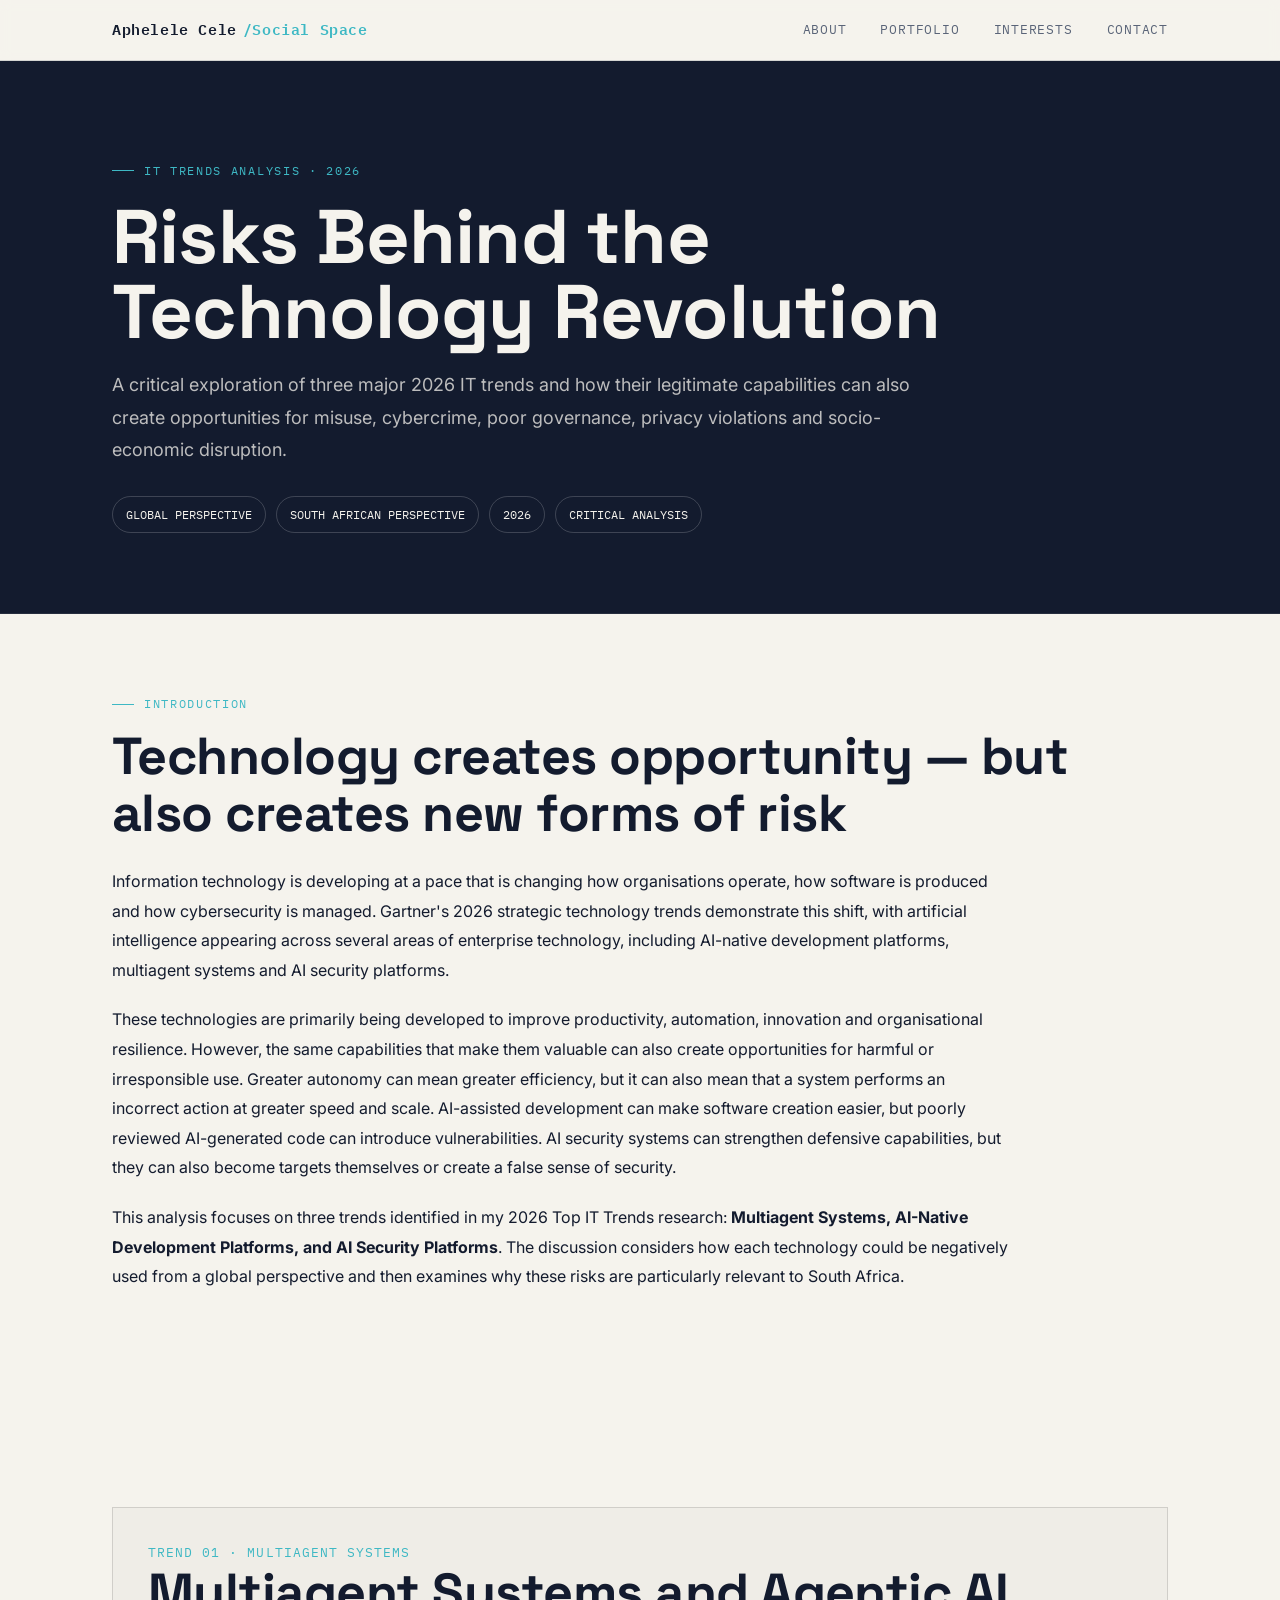
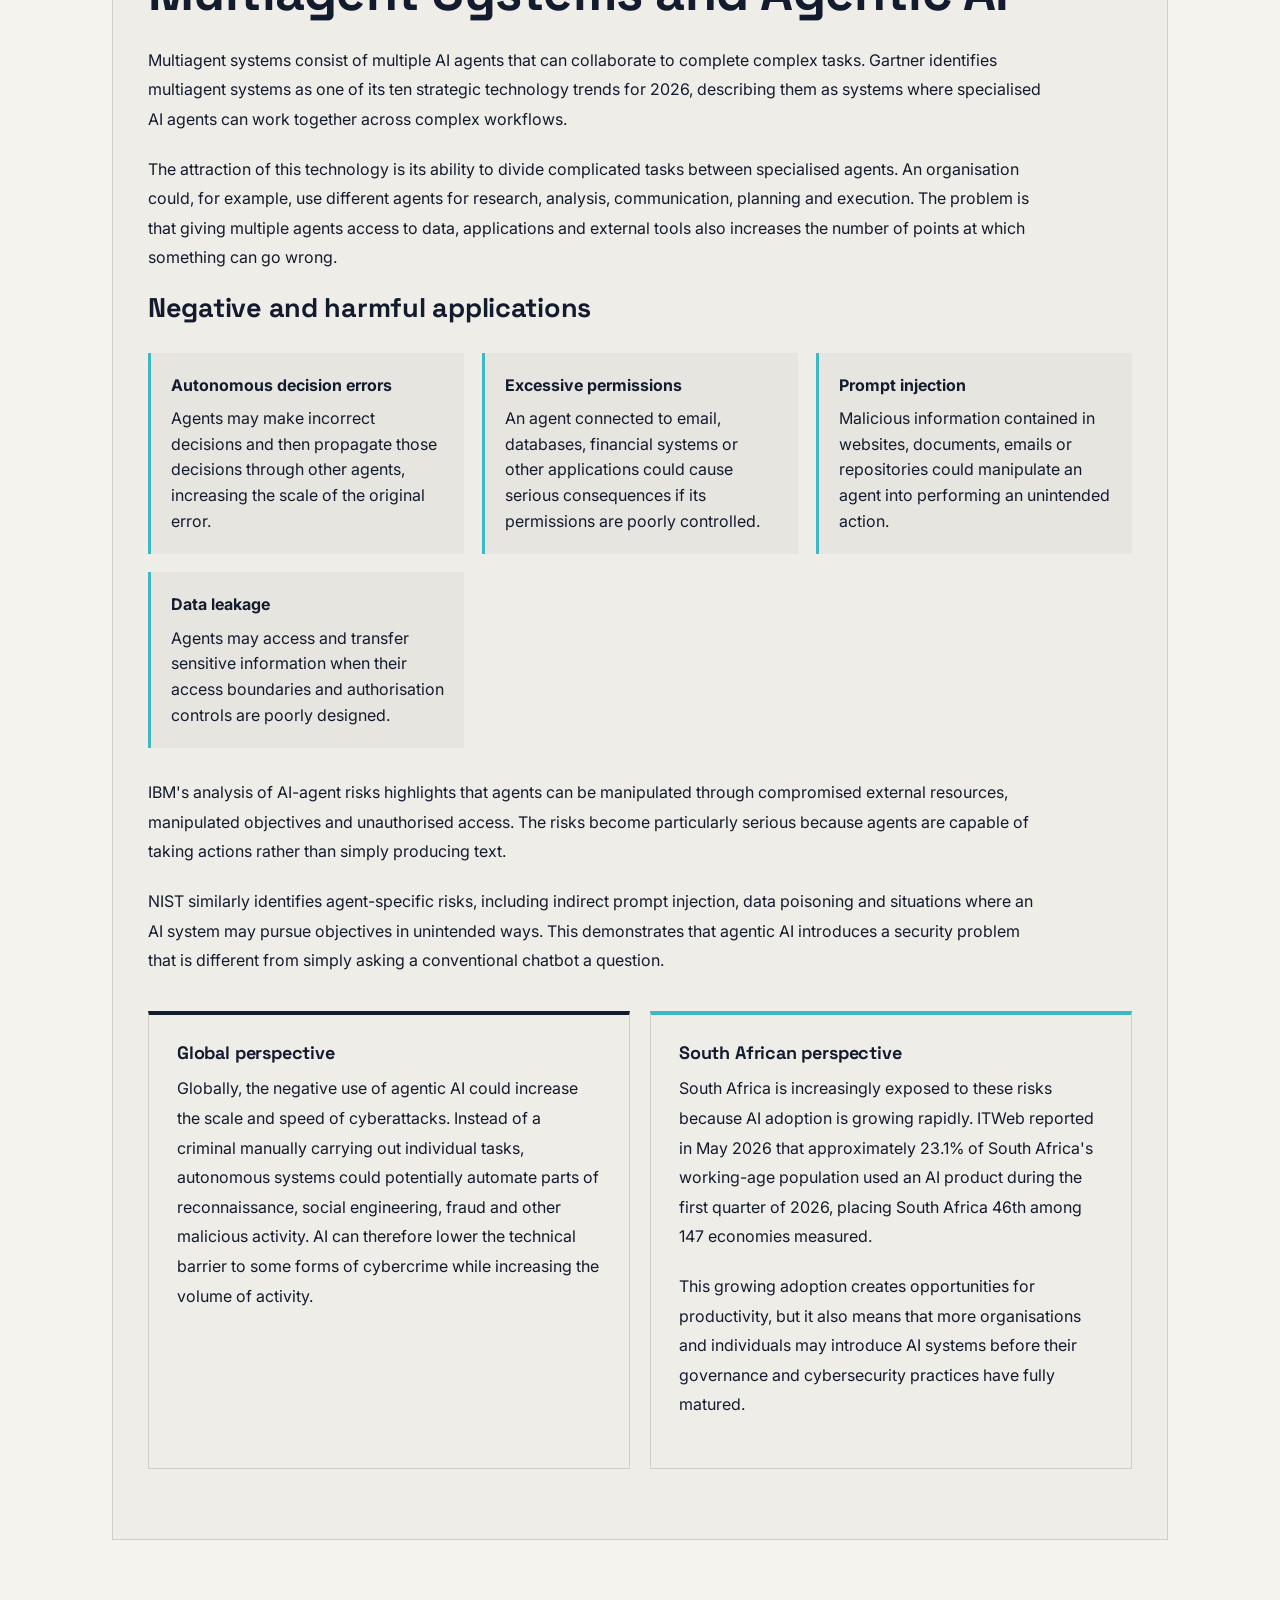
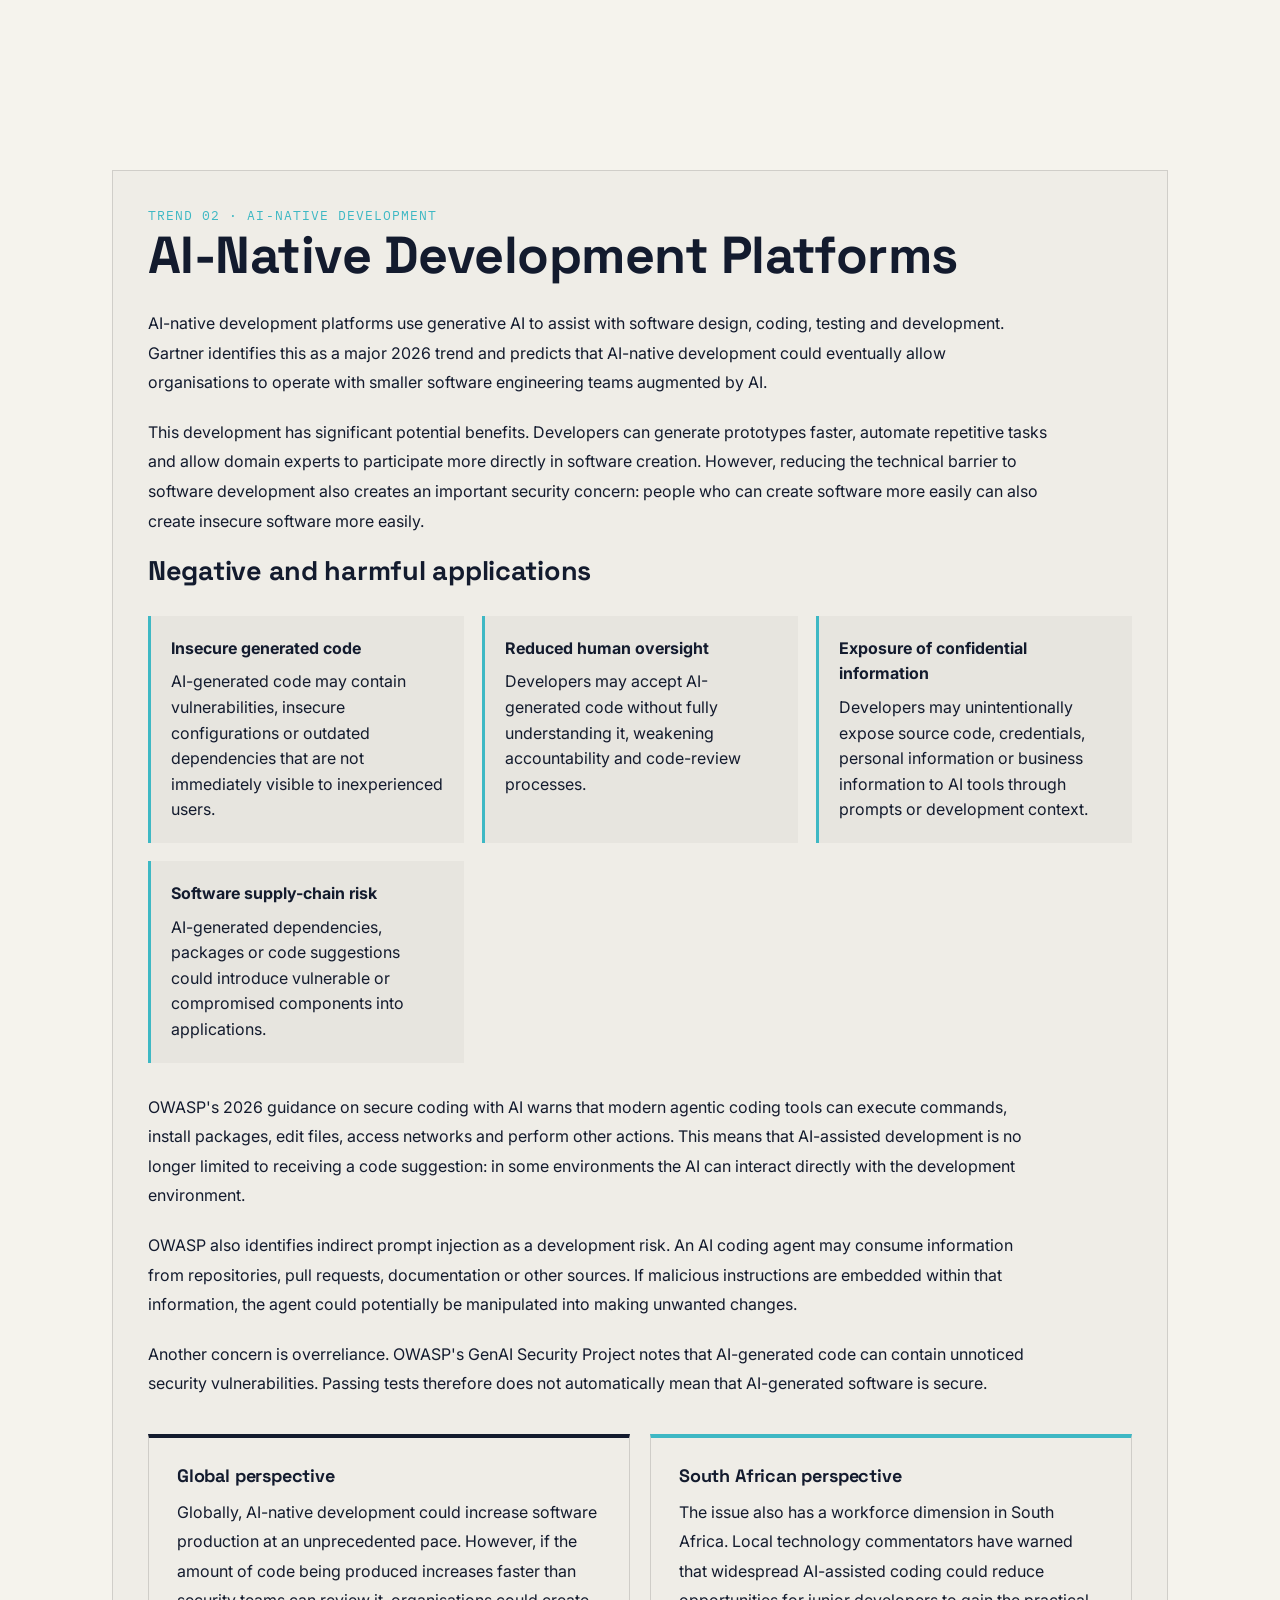
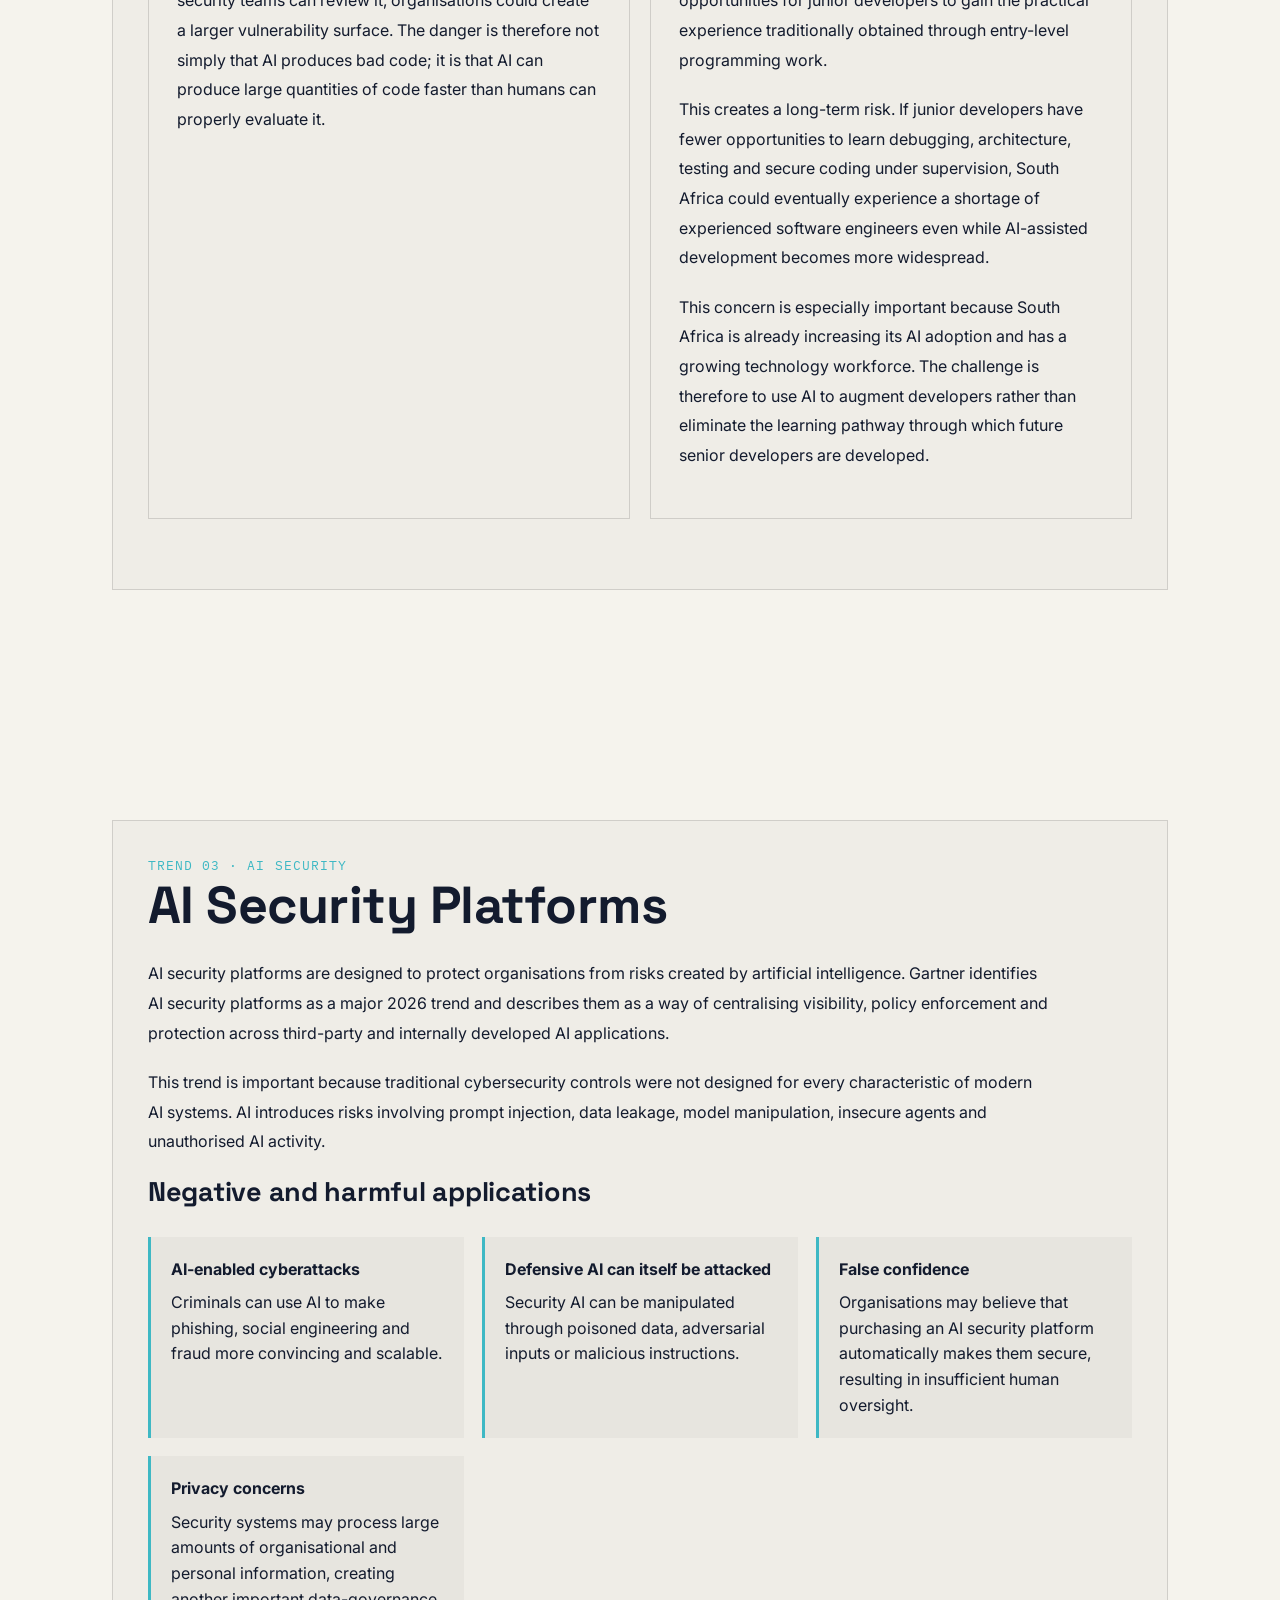
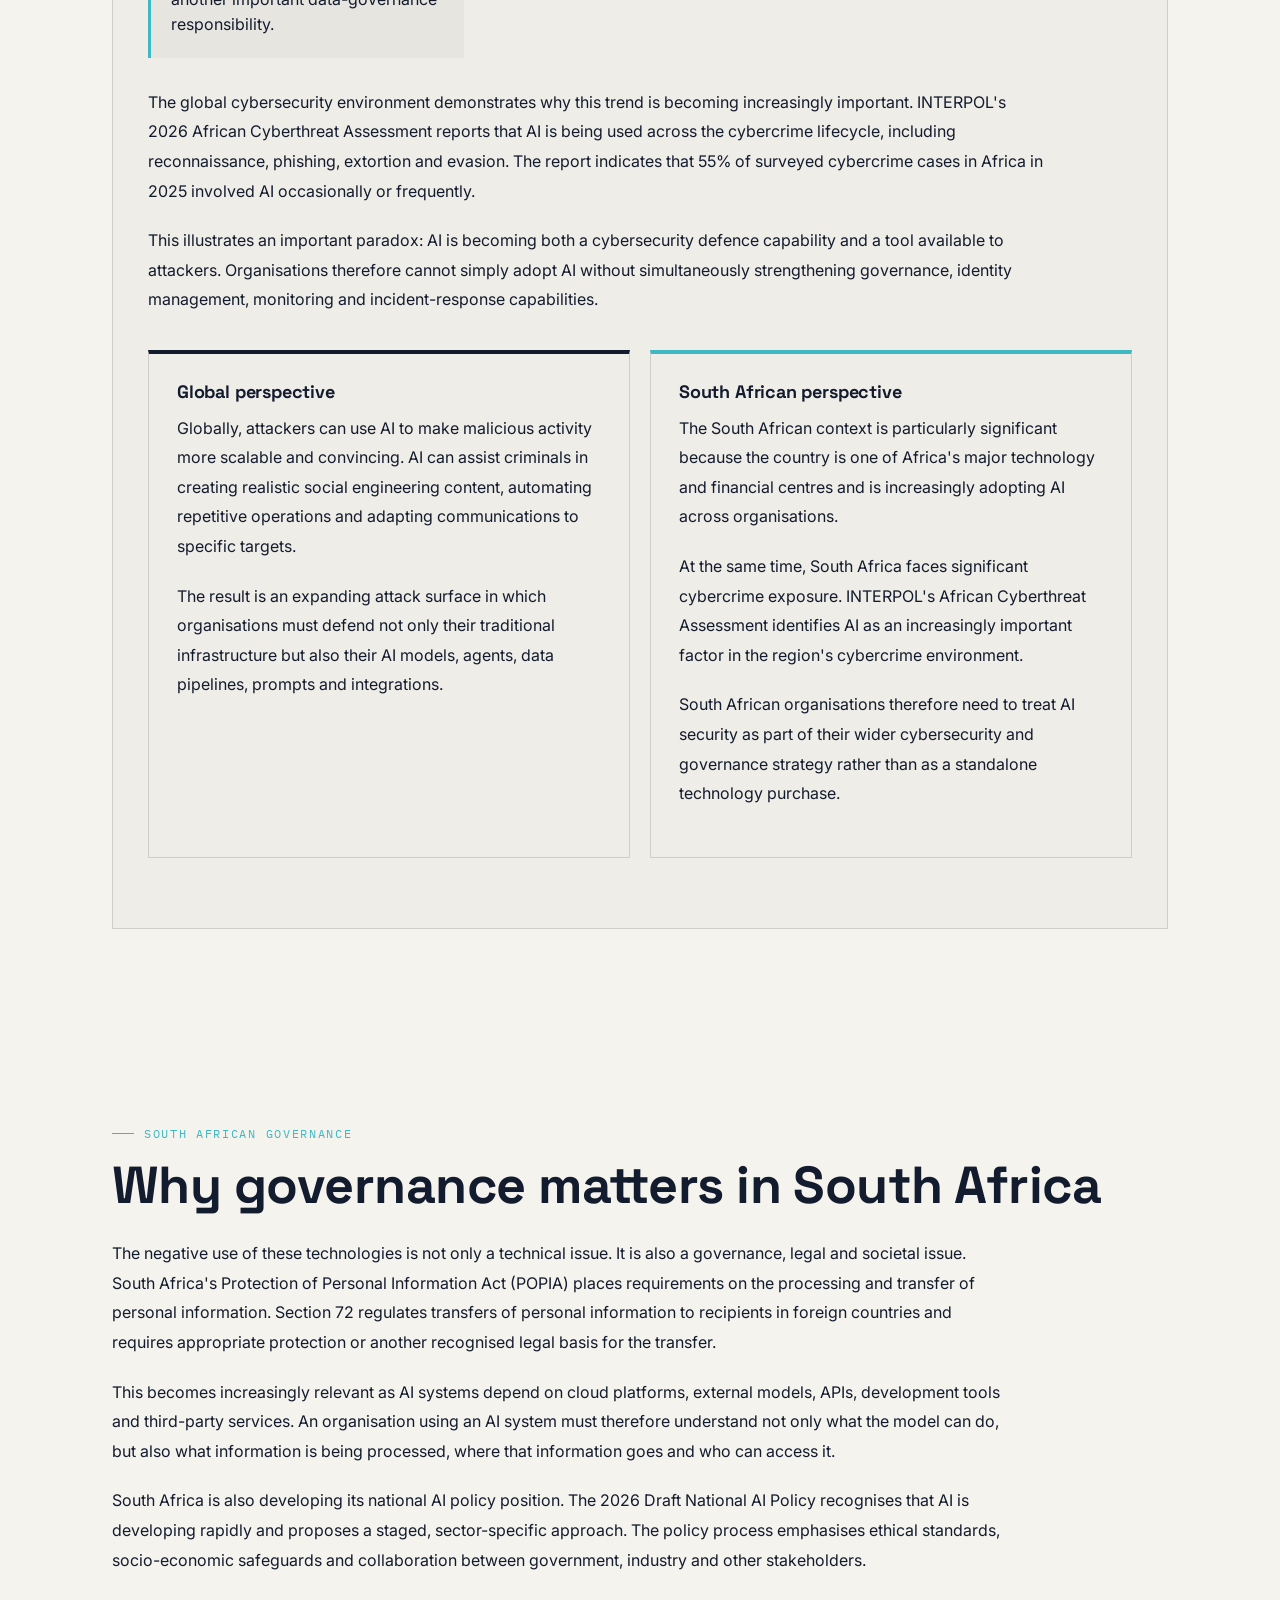
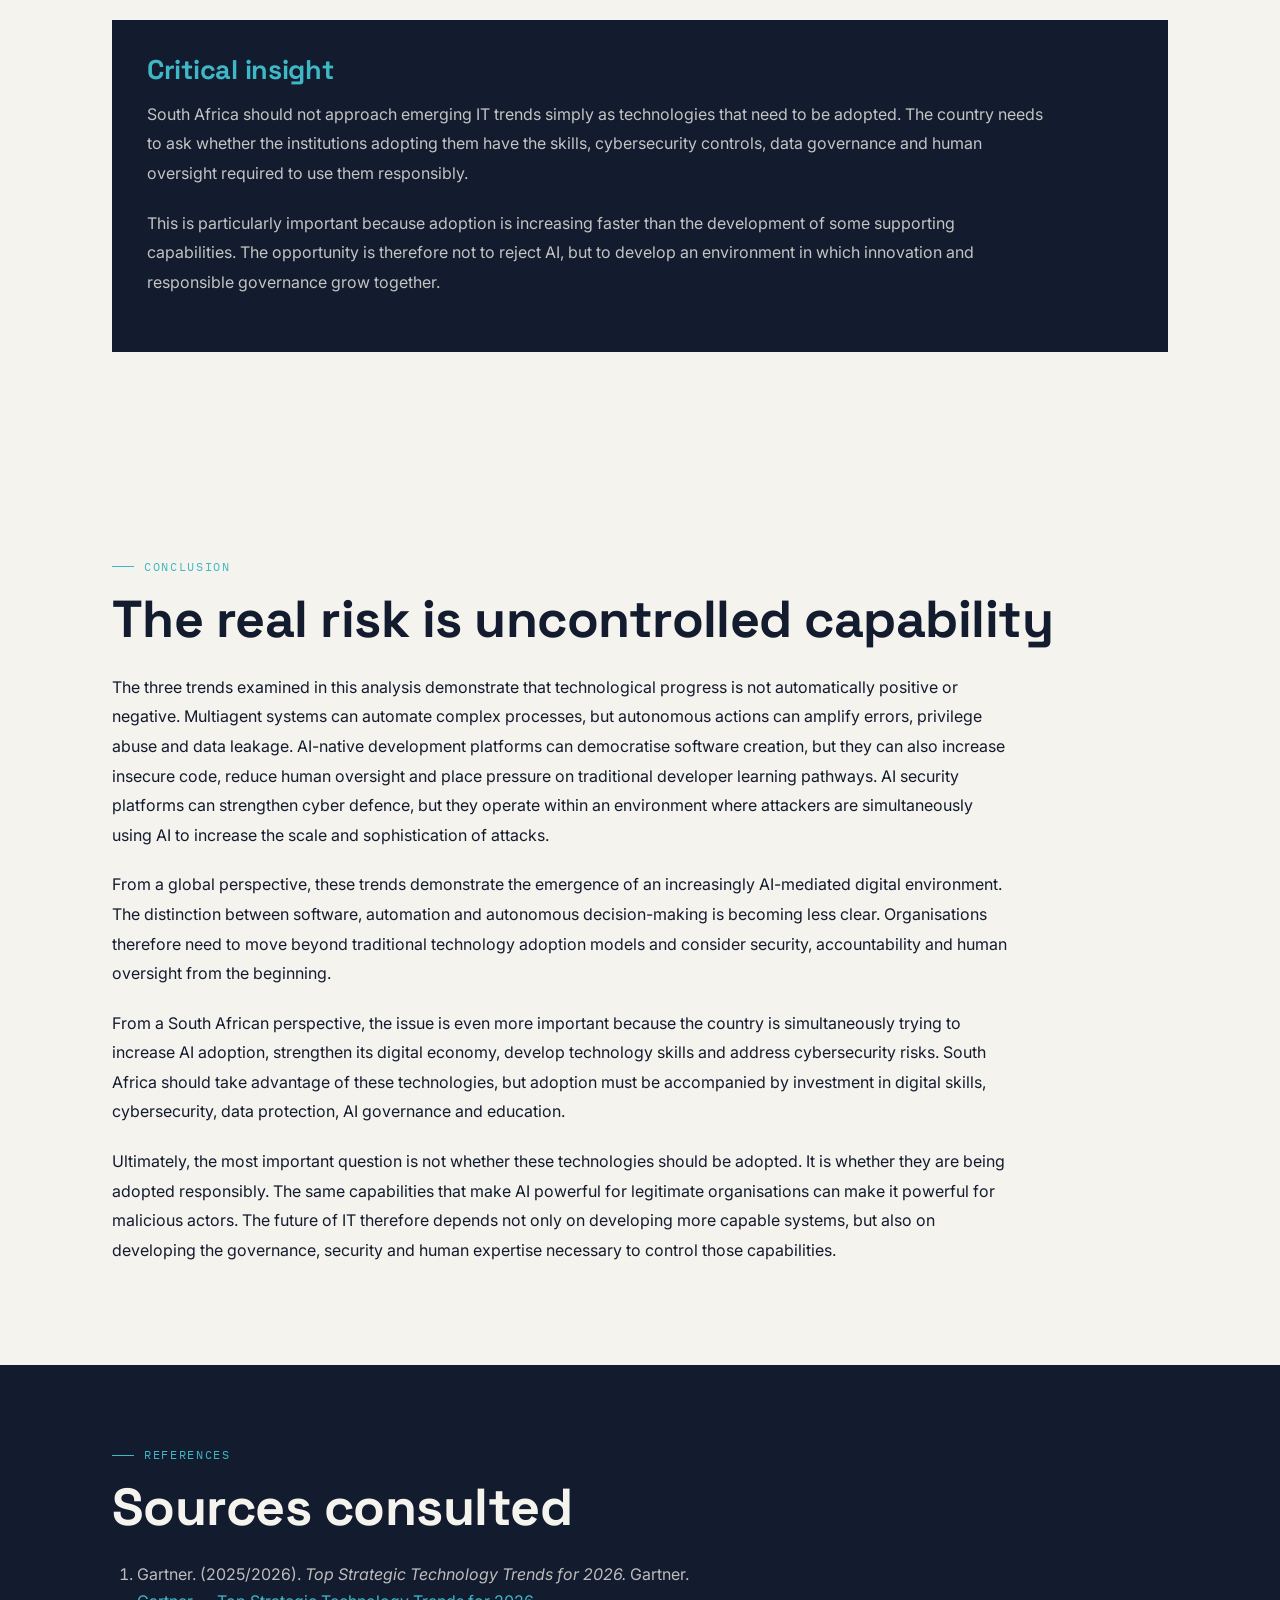
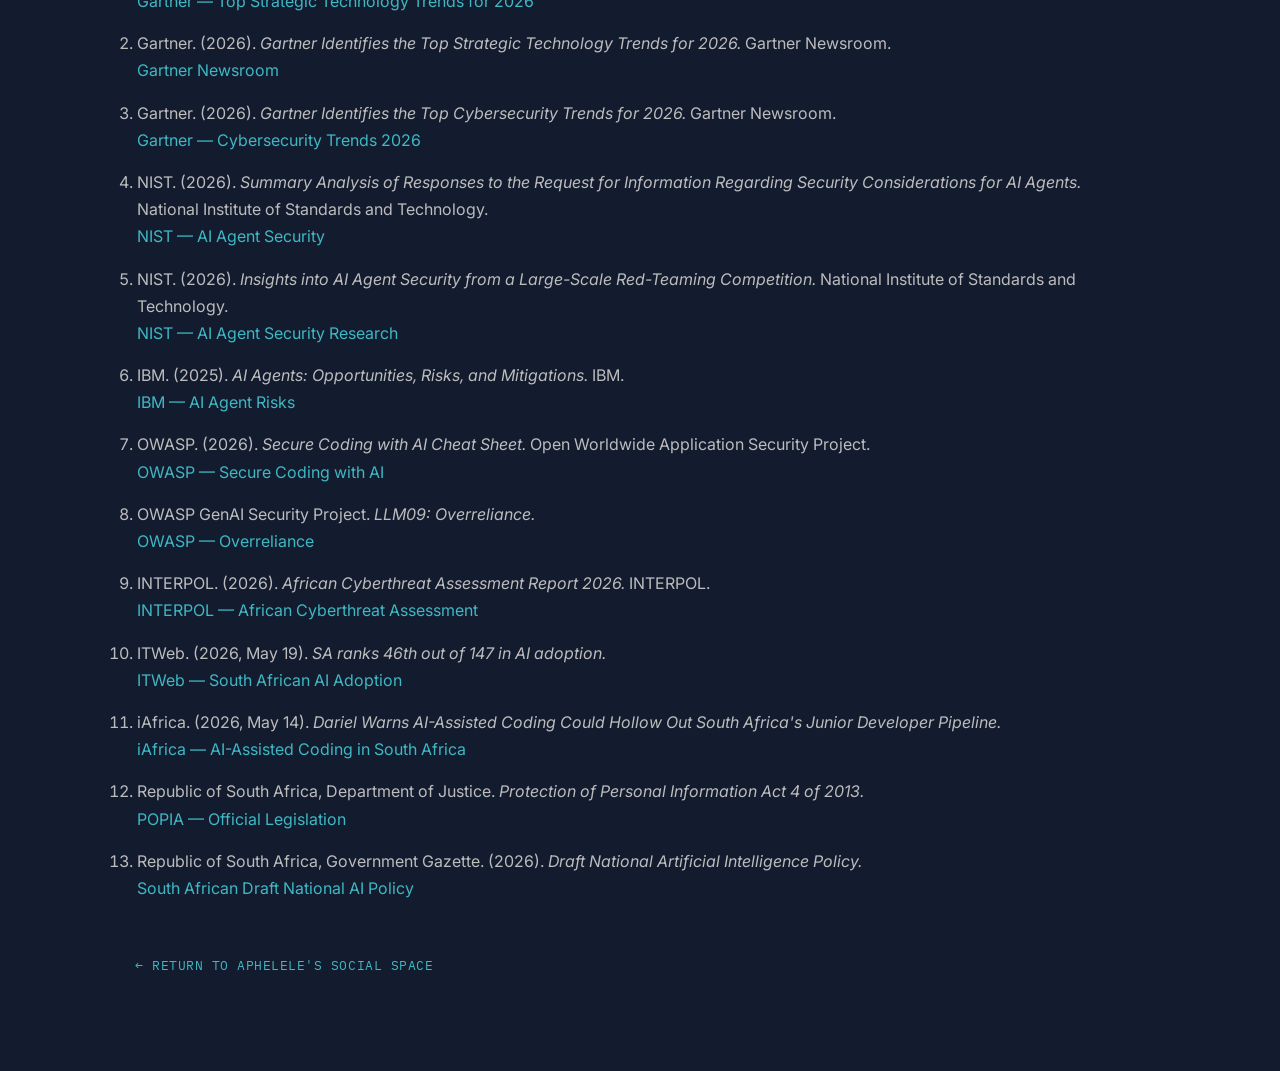
<file: it-trends-risk-analysis.html>
<!DOCTYPE html>
<html lang="en">
<head>
    <meta charset="UTF-8">

    <meta name="viewport" content="width=device-width, initial-scale=1.0">

    <!-- Keep this page hidden from search engines -->
    <meta name="robots" content="noindex, nofollow, noarchive">

    <meta name="description"
          content="An analysis of negative applications and risks associated with three major 2026 IT trends from global and South African perspectives.">

    <title>2026 IT Trends: Risks & Negative Applications | Aphelele Cele</title>

    <!-- Existing website fonts -->
    <link rel="preconnect" href="https://fonts.googleapis.com">
    <link href="https://fonts.googleapis.com/css2?family=Space+Grotesk:wght@500;600;700&family=Inter:wght@400;500;600&family=IBM+Plex+Mono:wght@400;500;600&display=swap"
          rel="stylesheet">

    <!-- Your existing stylesheet -->
    <link rel="stylesheet" href="css/style.css">

    <style>

        /* =========================================
           HIDDEN IT TRENDS RESEARCH PAGE
           ========================================= */

        .research-hero {
            background: var(--ink);
            color: var(--paper);
            padding: 100px 0 80px;
            border-bottom: 1px solid rgba(255,255,255,0.08);
        }

        .research-hero .eyebrow {
            color: var(--cyan);
        }

        .research-hero h1 {
            color: var(--paper);
            max-width: 950px;
            font-size: clamp(42px, 7vw, 76px);
            line-height: 0.98;
            margin: 20px 0;
        }

        .research-intro {
            max-width: 850px;
            color: rgba(245,243,237,0.75);
            font-size: 18px;
            line-height: 1.8;
        }

        .research-meta {
            display: flex;
            flex-wrap: wrap;
            gap: 10px;
            margin-top: 30px;
        }

        .research-meta span {
            border: 1px solid rgba(255,255,255,0.18);
            padding: 8px 13px;
            border-radius: 100px;
            font-family: "IBM Plex Mono", monospace;
            font-size: 12px;
        }

        .research-section {
            padding: 80px 0;
        }

        .research-section h2 {
            font-size: clamp(32px, 5vw, 52px);
            margin-bottom: 25px;
        }

        .research-section h3 {
            font-size: 27px;
            margin-top: 45px;
            margin-bottom: 15px;
        }

        .research-section p {
            max-width: 900px;
            line-height: 1.85;
            margin-bottom: 20px;
        }

        .research-section ul {
            max-width: 850px;
            line-height: 1.8;
            padding-left: 25px;
        }

        .research-section li {
            margin-bottom: 10px;
        }

        .trend-card {
            border: 1px solid rgba(0,0,0,0.13);
            padding: 35px;
            margin: 35px 0;
            background: rgba(0,0,0,0.025);
        }

        .trend-number {
            font-family: "IBM Plex Mono", monospace;
            font-size: 13px;
            color: var(--cyan);
            letter-spacing: 0.08em;
            text-transform: uppercase;
        }

        .trend-card h3 {
            margin-top: 8px;
        }

        .risk-grid {
            display: grid;
            grid-template-columns: repeat(auto-fit, minmax(250px, 1fr));
            gap: 18px;
            margin: 30px 0;
        }

        .risk-box {
            border-left: 3px solid var(--cyan);
            padding: 20px;
            background: rgba(0,0,0,0.035);
        }

        .risk-box strong {
            display: block;
            margin-bottom: 8px;
        }

        .global-sa {
            display: grid;
            grid-template-columns: repeat(auto-fit, minmax(280px, 1fr));
            gap: 20px;
            margin: 35px 0;
        }

        .perspective {
            padding: 28px;
            border: 1px solid rgba(0,0,0,0.13);
        }

        .perspective h4 {
            font-size: 18px;
            margin-top: 0;
            margin-bottom: 12px;
        }

        .perspective.global {
            border-top: 4px solid var(--ink);
        }

        .perspective.sa {
            border-top: 4px solid var(--cyan);
        }

        .key-insight {
            background: var(--ink);
            color: var(--paper);
            padding: 35px;
            margin: 45px 0;
        }

        .key-insight h3 {
            color: var(--cyan);
            margin-top: 0;
        }

        .key-insight p {
            color: rgba(245,243,237,0.78);
        }

        .references {
            background: var(--ink);
            color: var(--paper);
        }

        .references h2 {
            color: var(--paper);
        }

        .references ol {
            max-width: 1000px;
            padding-left: 25px;
        }

        .references li {
            margin-bottom: 15px;
            line-height: 1.7;
            color: rgba(245,243,237,0.75);
        }

        .references a {
            color: var(--cyan);
        }

        .back-link {
            margin-top: 40px;
        }

        @media (max-width: 700px) {

            .research-hero {
                padding: 70px 0 60px;
            }

            .trend-card,
            .key-insight,
            .perspective {
                padding: 24px;
            }

        }

    </style>
</head>

<body>

<header class="site-header">

    <nav class="nav">

        <a href="index.html" class="logo">
            Aphelele Cele<span>/Social Space</span>
        </a>

        <button class="nav-toggle" aria-label="Toggle navigation">
            <span></span>
            <span></span>
            <span></span>
        </button>

        <!--
            IMPORTANT:
            This page is intentionally NOT included
            in the navigation menu.
        -->

        <ul class="nav-links">
            <li><a href="index.html">About</a></li>
            <li><a href="portfolio.html">Portfolio</a></li>
            <li><a href="interests.html">Interests</a></li>
            <li><a href="contact.html">Contact</a></li>
        </ul>

    </nav>

</header>


<main>

    <!-- =========================================
         HERO
         ========================================= -->

    <section class="research-hero">

        <div class="wrap">

            <div class="eyebrow">
                IT Trends Analysis · 2026
            </div>

            <h1>
                Risks Behind the
                Technology Revolution
            </h1>

            <p class="research-intro">
                A critical exploration of three major 2026 IT trends
                and how their legitimate capabilities can also create
                opportunities for misuse, cybercrime, poor governance,
                privacy violations and socio-economic disruption.
            </p>

            <div class="research-meta">
                <span>GLOBAL PERSPECTIVE</span>
                <span>SOUTH AFRICAN PERSPECTIVE</span>
                <span>2026</span>
                <span>CRITICAL ANALYSIS</span>
            </div>

        </div>

    </section>


    <!-- =========================================
         INTRODUCTION
         ========================================= -->

    <section class="research-section">

        <div class="wrap">

            <div class="eyebrow">
                Introduction
            </div>

            <h2>
                Technology creates opportunity —
                but also creates new forms of risk
            </h2>

            <p>
                Information technology is developing at a pace that is
                changing how organisations operate, how software is
                produced and how cybersecurity is managed. Gartner's
                2026 strategic technology trends demonstrate this shift,
                with artificial intelligence appearing across several
                areas of enterprise technology, including AI-native
                development platforms, multiagent systems and AI
                security platforms.
            </p>

            <p>
                These technologies are primarily being developed to
                improve productivity, automation, innovation and
                organisational resilience. However, the same capabilities
                that make them valuable can also create opportunities for
                harmful or irresponsible use. Greater autonomy can mean
                greater efficiency, but it can also mean that a system
                performs an incorrect action at greater speed and scale.
                AI-assisted development can make software creation easier,
                but poorly reviewed AI-generated code can introduce
                vulnerabilities. AI security systems can strengthen
                defensive capabilities, but they can also become targets
                themselves or create a false sense of security.
            </p>

            <p>
                This analysis focuses on three trends identified in my
                2026 Top IT Trends research: <strong>Multiagent Systems,
                AI-Native Development Platforms, and AI Security
                Platforms</strong>. The discussion considers how each
                technology could be negatively used from a global
                perspective and then examines why these risks are
                particularly relevant to South Africa.
            </p>

        </div>

    </section>


    <!-- =========================================
         TREND 1
         ========================================= -->

    <section class="research-section">

        <div class="wrap">

            <div class="trend-card">

                <div class="trend-number">
                    Trend 01 · Multiagent Systems
                </div>

                <h2>
                    Multiagent Systems and Agentic AI
                </h2>

                <p>
                    Multiagent systems consist of multiple AI agents that
                    can collaborate to complete complex tasks. Gartner
                    identifies multiagent systems as one of its ten
                    strategic technology trends for 2026, describing them
                    as systems where specialised AI agents can work
                    together across complex workflows.
                </p>

                <p>
                    The attraction of this technology is its ability to
                    divide complicated tasks between specialised agents.
                    An organisation could, for example, use different
                    agents for research, analysis, communication,
                    planning and execution. The problem is that giving
                    multiple agents access to data, applications and
                    external tools also increases the number of points at
                    which something can go wrong.
                </p>


                <h3>
                    Negative and harmful applications
                </h3>

                <div class="risk-grid">

                    <div class="risk-box">
                        <strong>Autonomous decision errors</strong>
                        Agents may make incorrect decisions and then
                        propagate those decisions through other agents,
                        increasing the scale of the original error.
                    </div>

                    <div class="risk-box">
                        <strong>Excessive permissions</strong>
                        An agent connected to email, databases, financial
                        systems or other applications could cause serious
                        consequences if its permissions are poorly
                        controlled.
                    </div>

                    <div class="risk-box">
                        <strong>Prompt injection</strong>
                        Malicious information contained in websites,
                        documents, emails or repositories could manipulate
                        an agent into performing an unintended action.
                    </div>

                    <div class="risk-box">
                        <strong>Data leakage</strong>
                        Agents may access and transfer sensitive information
                        when their access boundaries and authorisation
                        controls are poorly designed.
                    </div>

                </div>

                <p>
                    IBM's analysis of AI-agent risks highlights that agents
                    can be manipulated through compromised external
                    resources, manipulated objectives and unauthorised
                    access. The risks become particularly serious because
                    agents are capable of taking actions rather than simply
                    producing text.
                </p>

                <p>
                    NIST similarly identifies agent-specific risks,
                    including indirect prompt injection, data poisoning
                    and situations where an AI system may pursue objectives
                    in unintended ways. This demonstrates that agentic AI
                    introduces a security problem that is different from
                    simply asking a conventional chatbot a question.
                </p>


                <div class="global-sa">

                    <div class="perspective global">

                        <h4>Global perspective</h4>

                        <p>
                            Globally, the negative use of agentic AI could
                            increase the scale and speed of cyberattacks.
                            Instead of a criminal manually carrying out
                            individual tasks, autonomous systems could
                            potentially automate parts of reconnaissance,
                            social engineering, fraud and other malicious
                            activity. AI can therefore lower the technical
                            barrier to some forms of cybercrime while
                            increasing the volume of activity.
                        </p>

                    </div>


                    <div class="perspective sa">

                        <h4>South African perspective</h4>

                        <p>
                            South Africa is increasingly exposed to these
                            risks because AI adoption is growing rapidly.
                            ITWeb reported in May 2026 that approximately
                            23.1% of South Africa's working-age population
                            used an AI product during the first quarter of
                            2026, placing South Africa 46th among 147
                            economies measured.
                        </p>

                        <p>
                            This growing adoption creates opportunities for
                            productivity, but it also means that more
                            organisations and individuals may introduce
                            AI systems before their governance and
                            cybersecurity practices have fully matured.
                        </p>

                    </div>

                </div>

            </div>

        </div>

    </section>


    <!-- =========================================
         TREND 2
         ========================================= -->

    <section class="research-section">

        <div class="wrap">

            <div class="trend-card">

                <div class="trend-number">
                    Trend 02 · AI-Native Development
                </div>

                <h2>
                    AI-Native Development Platforms
                </h2>

                <p>
                    AI-native development platforms use generative AI to
                    assist with software design, coding, testing and
                    development. Gartner identifies this as a major 2026
                    trend and predicts that AI-native development could
                    eventually allow organisations to operate with smaller
                    software engineering teams augmented by AI.
                </p>

                <p>
                    This development has significant potential benefits.
                    Developers can generate prototypes faster, automate
                    repetitive tasks and allow domain experts to participate
                    more directly in software creation. However, reducing
                    the technical barrier to software development also
                    creates an important security concern: people who can
                    create software more easily can also create insecure
                    software more easily.
                </p>


                <h3>
                    Negative and harmful applications
                </h3>

                <div class="risk-grid">

                    <div class="risk-box">
                        <strong>Insecure generated code</strong>
                        AI-generated code may contain vulnerabilities,
                        insecure configurations or outdated dependencies
                        that are not immediately visible to inexperienced
                        users.
                    </div>

                    <div class="risk-box">
                        <strong>Reduced human oversight</strong>
                        Developers may accept AI-generated code without
                        fully understanding it, weakening accountability
                        and code-review processes.
                    </div>

                    <div class="risk-box">
                        <strong>Exposure of confidential information</strong>
                        Developers may unintentionally expose source code,
                        credentials, personal information or business
                        information to AI tools through prompts or
                        development context.
                    </div>

                    <div class="risk-box">
                        <strong>Software supply-chain risk</strong>
                        AI-generated dependencies, packages or code
                        suggestions could introduce vulnerable or
                        compromised components into applications.
                    </div>

                </div>

                <p>
                    OWASP's 2026 guidance on secure coding with AI warns
                    that modern agentic coding tools can execute commands,
                    install packages, edit files, access networks and
                    perform other actions. This means that AI-assisted
                    development is no longer limited to receiving a code
                    suggestion: in some environments the AI can interact
                    directly with the development environment.
                </p>

                <p>
                    OWASP also identifies indirect prompt injection as a
                    development risk. An AI coding agent may consume
                    information from repositories, pull requests,
                    documentation or other sources. If malicious
                    instructions are embedded within that information, the
                    agent could potentially be manipulated into making
                    unwanted changes.
                </p>

                <p>
                    Another concern is overreliance. OWASP's GenAI Security
                    Project notes that AI-generated code can contain
                    unnoticed security vulnerabilities. Passing tests
                    therefore does not automatically mean that AI-generated
                    software is secure.
                </p>


                <div class="global-sa">

                    <div class="perspective global">

                        <h4>Global perspective</h4>

                        <p>
                            Globally, AI-native development could increase
                            software production at an unprecedented pace.
                            However, if the amount of code being produced
                            increases faster than security teams can review
                            it, organisations could create a larger
                            vulnerability surface. The danger is therefore
                            not simply that AI produces bad code; it is
                            that AI can produce large quantities of code
                            faster than humans can properly evaluate it.
                        </p>

                    </div>


                    <div class="perspective sa">

                        <h4>South African perspective</h4>

                        <p>
                            The issue also has a workforce dimension in
                            South Africa. Local technology commentators
                            have warned that widespread AI-assisted coding
                            could reduce opportunities for junior developers
                            to gain the practical experience traditionally
                            obtained through entry-level programming work.
                        </p>

                        <p>
                            This creates a long-term risk. If junior
                            developers have fewer opportunities to learn
                            debugging, architecture, testing and secure
                            coding under supervision, South Africa could
                            eventually experience a shortage of experienced
                            software engineers even while AI-assisted
                            development becomes more widespread.
                        </p>

                        <p>
                            This concern is especially important because
                            South Africa is already increasing its AI
                            adoption and has a growing technology workforce.
                            The challenge is therefore to use AI to augment
                            developers rather than eliminate the learning
                            pathway through which future senior developers
                            are developed.
                        </p>

                    </div>

                </div>

            </div>

        </div>

    </section>


    <!-- =========================================
         TREND 3
         ========================================= -->

    <section class="research-section">

        <div class="wrap">

            <div class="trend-card">

                <div class="trend-number">
                    Trend 03 · AI Security
                </div>

                <h2>
                    AI Security Platforms
                </h2>

                <p>
                    AI security platforms are designed to protect
                    organisations from risks created by artificial
                    intelligence. Gartner identifies AI security platforms
                    as a major 2026 trend and describes them as a way of
                    centralising visibility, policy enforcement and
                    protection across third-party and internally developed
                    AI applications.
                </p>

                <p>
                    This trend is important because traditional
                    cybersecurity controls were not designed for every
                    characteristic of modern AI systems. AI introduces
                    risks involving prompt injection, data leakage,
                    model manipulation, insecure agents and unauthorised
                    AI activity.
                </p>


                <h3>
                    Negative and harmful applications
                </h3>

                <div class="risk-grid">

                    <div class="risk-box">
                        <strong>AI-enabled cyberattacks</strong>
                        Criminals can use AI to make phishing, social
                        engineering and fraud more convincing and scalable.
                    </div>

                    <div class="risk-box">
                        <strong>Defensive AI can itself be attacked</strong>
                        Security AI can be manipulated through poisoned
                        data, adversarial inputs or malicious instructions.
                    </div>

                    <div class="risk-box">
                        <strong>False confidence</strong>
                        Organisations may believe that purchasing an AI
                        security platform automatically makes them secure,
                        resulting in insufficient human oversight.
                    </div>

                    <div class="risk-box">
                        <strong>Privacy concerns</strong>
                        Security systems may process large amounts of
                        organisational and personal information, creating
                        another important data-governance responsibility.
                    </div>

                </div>

                <p>
                    The global cybersecurity environment demonstrates why
                    this trend is becoming increasingly important.
                    INTERPOL's 2026 African Cyberthreat Assessment reports
                    that AI is being used across the cybercrime lifecycle,
                    including reconnaissance, phishing, extortion and
                    evasion. The report indicates that 55% of surveyed
                    cybercrime cases in Africa in 2025 involved AI
                    occasionally or frequently.
                </p>

                <p>
                    This illustrates an important paradox: AI is becoming
                    both a cybersecurity defence capability and a tool
                    available to attackers. Organisations therefore cannot
                    simply adopt AI without simultaneously strengthening
                    governance, identity management, monitoring and
                    incident-response capabilities.
                </p>


                <div class="global-sa">

                    <div class="perspective global">

                        <h4>Global perspective</h4>

                        <p>
                            Globally, attackers can use AI to make malicious
                            activity more scalable and convincing. AI can
                            assist criminals in creating realistic social
                            engineering content, automating repetitive
                            operations and adapting communications to
                            specific targets.
                        </p>

                        <p>
                            The result is an expanding attack surface in
                            which organisations must defend not only their
                            traditional infrastructure but also their AI
                            models, agents, data pipelines, prompts and
                            integrations.
                        </p>

                    </div>


                    <div class="perspective sa">

                        <h4>South African perspective</h4>

                        <p>
                            The South African context is particularly
                            significant because the country is one of
                            Africa's major technology and financial centres
                            and is increasingly adopting AI across
                            organisations.
                        </p>

                        <p>
                            At the same time, South Africa faces significant
                            cybercrime exposure. INTERPOL's African
                            Cyberthreat Assessment identifies AI as an
                            increasingly important factor in the region's
                            cybercrime environment.
                        </p>

                        <p>
                            South African organisations therefore need to
                            treat AI security as part of their wider
                            cybersecurity and governance strategy rather
                            than as a standalone technology purchase.
                        </p>

                    </div>

                </div>

            </div>

        </div>

    </section>


    <!-- =========================================
         SOUTH AFRICAN GOVERNANCE
         ========================================= -->

    <section class="research-section">

        <div class="wrap">

            <div class="eyebrow">
                South African Governance
            </div>

            <h2>
                Why governance matters in South Africa
            </h2>

            <p>
                The negative use of these technologies is not only a
                technical issue. It is also a governance, legal and
                societal issue. South Africa's Protection of Personal
                Information Act (POPIA) places requirements on the
                processing and transfer of personal information. Section
                72 regulates transfers of personal information to
                recipients in foreign countries and requires appropriate
                protection or another recognised legal basis for the
                transfer.
            </p>

            <p>
                This becomes increasingly relevant as AI systems depend on
                cloud platforms, external models, APIs, development tools
                and third-party services. An organisation using an AI
                system must therefore understand not only what the model
                can do, but also what information is being processed, where
                that information goes and who can access it.
            </p>

            <p>
                South Africa is also developing its national AI policy
                position. The 2026 Draft National AI Policy recognises that
                AI is developing rapidly and proposes a staged,
                sector-specific approach. The policy process emphasises
                ethical standards, socio-economic safeguards and
                collaboration between government, industry and other
                stakeholders.
            </p>

            <div class="key-insight">

                <h3>
                    Critical insight
                </h3>

                <p>
                    South Africa should not approach emerging IT trends
                    simply as technologies that need to be adopted. The
                    country needs to ask whether the institutions adopting
                    them have the skills, cybersecurity controls, data
                    governance and human oversight required to use them
                    responsibly.
                </p>

                <p>
                    This is particularly important because adoption is
                    increasing faster than the development of some
                    supporting capabilities. The opportunity is therefore
                    not to reject AI, but to develop an environment in
                    which innovation and responsible governance grow
                    together.
                </p>

            </div>

        </div>

    </section>


    <!-- =========================================
         COMPARATIVE CONCLUSION
         ========================================= -->

    <section class="research-section">

        <div class="wrap">

            <div class="eyebrow">
                Conclusion
            </div>

            <h2>
                The real risk is uncontrolled capability
            </h2>

            <p>
                The three trends examined in this analysis demonstrate
                that technological progress is not automatically positive
                or negative. Multiagent systems can automate complex
                processes, but autonomous actions can amplify errors,
                privilege abuse and data leakage. AI-native development
                platforms can democratise software creation, but they can
                also increase insecure code, reduce human oversight and
                place pressure on traditional developer learning pathways.
                AI security platforms can strengthen cyber defence, but
                they operate within an environment where attackers are
                simultaneously using AI to increase the scale and
                sophistication of attacks.
            </p>

            <p>
                From a global perspective, these trends demonstrate the
                emergence of an increasingly AI-mediated digital
                environment. The distinction between software, automation
                and autonomous decision-making is becoming less clear.
                Organisations therefore need to move beyond traditional
                technology adoption models and consider security,
                accountability and human oversight from the beginning.
            </p>

            <p>
                From a South African perspective, the issue is even more
                important because the country is simultaneously trying to
                increase AI adoption, strengthen its digital economy,
                develop technology skills and address cybersecurity risks.
                South Africa should take advantage of these technologies,
                but adoption must be accompanied by investment in digital
                skills, cybersecurity, data protection, AI governance and
                education.
            </p>

            <p>
                Ultimately, the most important question is not whether
                these technologies should be adopted. It is whether they
                are being adopted responsibly. The same capabilities that
                make AI powerful for legitimate organisations can make it
                powerful for malicious actors. The future of IT therefore
                depends not only on developing more capable systems, but
                also on developing the governance, security and human
                expertise necessary to control those capabilities.
            </p>

        </div>

    </section>


    <!-- =========================================
         REFERENCES
         ========================================= -->

    <section class="research-section references">

        <div class="wrap">

            <div class="eyebrow">
                References
            </div>

            <h2>
                Sources consulted
            </h2>

            <ol>

                <li>
                    Gartner. (2025/2026).
                    <em>Top Strategic Technology Trends for 2026.</em>
                    Gartner.
                    <br>
                    <a href="https://www.gartner.com/en/articles/top-technology-trends-2026"
                       target="_blank"
                       rel="noopener noreferrer">
                        Gartner — Top Strategic Technology Trends for 2026
                    </a>
                </li>

                <li>
                    Gartner. (2026).
                    <em>Gartner Identifies the Top Strategic Technology Trends for 2026.</em>
                    Gartner Newsroom.
                    <br>
                    <a href="https://www.gartner.com/en/newsroom/press-releases/2025-10-20-gartner-identifies-the-top-strategic-technology-trends-for-2026"
                       target="_blank"
                       rel="noopener noreferrer">
                        Gartner Newsroom
                    </a>
                </li>

                <li>
                    Gartner. (2026).
                    <em>Gartner Identifies the Top Cybersecurity Trends for 2026.</em>
                    Gartner Newsroom.
                    <br>
                    <a href="https://www.gartner.com/en/newsroom/press-releases/2026-02-05-gartner-identifies-the-top-cybersecurity-trends-for-2026"
                       target="_blank"
                       rel="noopener noreferrer">
                        Gartner — Cybersecurity Trends 2026
                    </a>
                </li>

                <li>
                    NIST. (2026).
                    <em>Summary Analysis of Responses to the Request for Information Regarding Security Considerations for AI Agents.</em>
                    National Institute of Standards and Technology.
                    <br>
                    <a href="https://www.nist.gov/publications/summary-analysis-responses-request-information-regarding-security-considerations-ai"
                       target="_blank"
                       rel="noopener noreferrer">
                        NIST — AI Agent Security
                    </a>
                </li>

                <li>
                    NIST. (2026).
                    <em>Insights into AI Agent Security from a Large-Scale Red-Teaming Competition.</em>
                    National Institute of Standards and Technology.
                    <br>
                    <a href="https://www.nist.gov/blogs/caisi-research-blog/insights-ai-agent-security-large-scale-red-teaming-competition"
                       target="_blank"
                       rel="noopener noreferrer">
                        NIST — AI Agent Security Research
                    </a>
                </li>

                <li>
                    IBM. (2025).
                    <em>AI Agents: Opportunities, Risks, and Mitigations.</em>
                    IBM.
                    <br>
                    <a href="https://www.ibm.com/downloads/documents/us-en/1227c12efb38b2b3"
                       target="_blank"
                       rel="noopener noreferrer">
                        IBM — AI Agent Risks
                    </a>
                </li>

                <li>
                    OWASP. (2026).
                    <em>Secure Coding with AI Cheat Sheet.</em>
                    Open Worldwide Application Security Project.
                    <br>
                    <a href="https://cheatsheetseries.owasp.org/cheatsheets/Secure_Coding_with_AI_Cheat_Sheet.html"
                       target="_blank"
                       rel="noopener noreferrer">
                        OWASP — Secure Coding with AI
                    </a>
                </li>

                <li>
                    OWASP GenAI Security Project.
                    <em>LLM09: Overreliance.</em>
                    <br>
                    <a href="https://genai.owasp.org/llmrisk2023-24/llm09-overreliance/"
                       target="_blank"
                       rel="noopener noreferrer">
                        OWASP — Overreliance
                    </a>
                </li>

                <li>
                    INTERPOL. (2026).
                    <em>African Cyberthreat Assessment Report 2026.</em>
                    INTERPOL.
                    <br>
                    <a href="https://www.interpol.int/en/content/download/24663/file/INTERPOL%20AFRICAN%20CYBERTHREAT%20ASSESSMENT%20REPORT%202026%20%281%29.pdf"
                       target="_blank"
                       rel="noopener noreferrer">
                        INTERPOL — African Cyberthreat Assessment
                    </a>
                </li>

                <li>
                    ITWeb. (2026, May 19).
                    <em>SA ranks 46th out of 147 in AI adoption.</em>
                    <br>
                    <a href="https://www.itweb.co.za/article/sa-ranks-46th-out-of-147-in-ai-adoption/kLgB17ezVpVM59N4"
                       target="_blank"
                       rel="noopener noreferrer">
                        ITWeb — South African AI Adoption
                    </a>
                </li>

                <li>
                    iAfrica. (2026, May 14).
                    <em>Dariel Warns AI-Assisted Coding Could Hollow Out South Africa's Junior Developer Pipeline.</em>
                    <br>
                    <a href="https://iafrica.com/dariel-warns-ai-assisted-coding-could-hollow-out-south-africas-junior-developer-pipeline/"
                       target="_blank"
                       rel="noopener noreferrer">
                        iAfrica — AI-Assisted Coding in South Africa
                    </a>
                </li>

                <li>
                    Republic of South Africa, Department of Justice.
                    <em>Protection of Personal Information Act 4 of 2013.</em>
                    <br>
                    <a href="https://www.justice.gov.za/legislation/acts/2013-004.pdf"
                       target="_blank"
                       rel="noopener noreferrer">
                        POPIA — Official Legislation
                    </a>
                </li>

                <li>
                    Republic of South Africa, Government Gazette. (2026).
                    <em>Draft National Artificial Intelligence Policy.</em>
                    <br>
                    <a href="https://www.gov.za/sites/default/files/gcis_document/202604/54477gen3880.pdf"
                       target="_blank"
                       rel="noopener noreferrer">
                        South African Draft National AI Policy
                    </a>
                </li>

            </ol>

            <div class="back-link">

                <a href="index.html" class="btn btn-ghost">
                    ← Return to Aphelele's Social Space
                </a>

            </div>

        </div>

    </section>

</main>


<script src="js/script.js"></script>

</body>
</html>
</file>
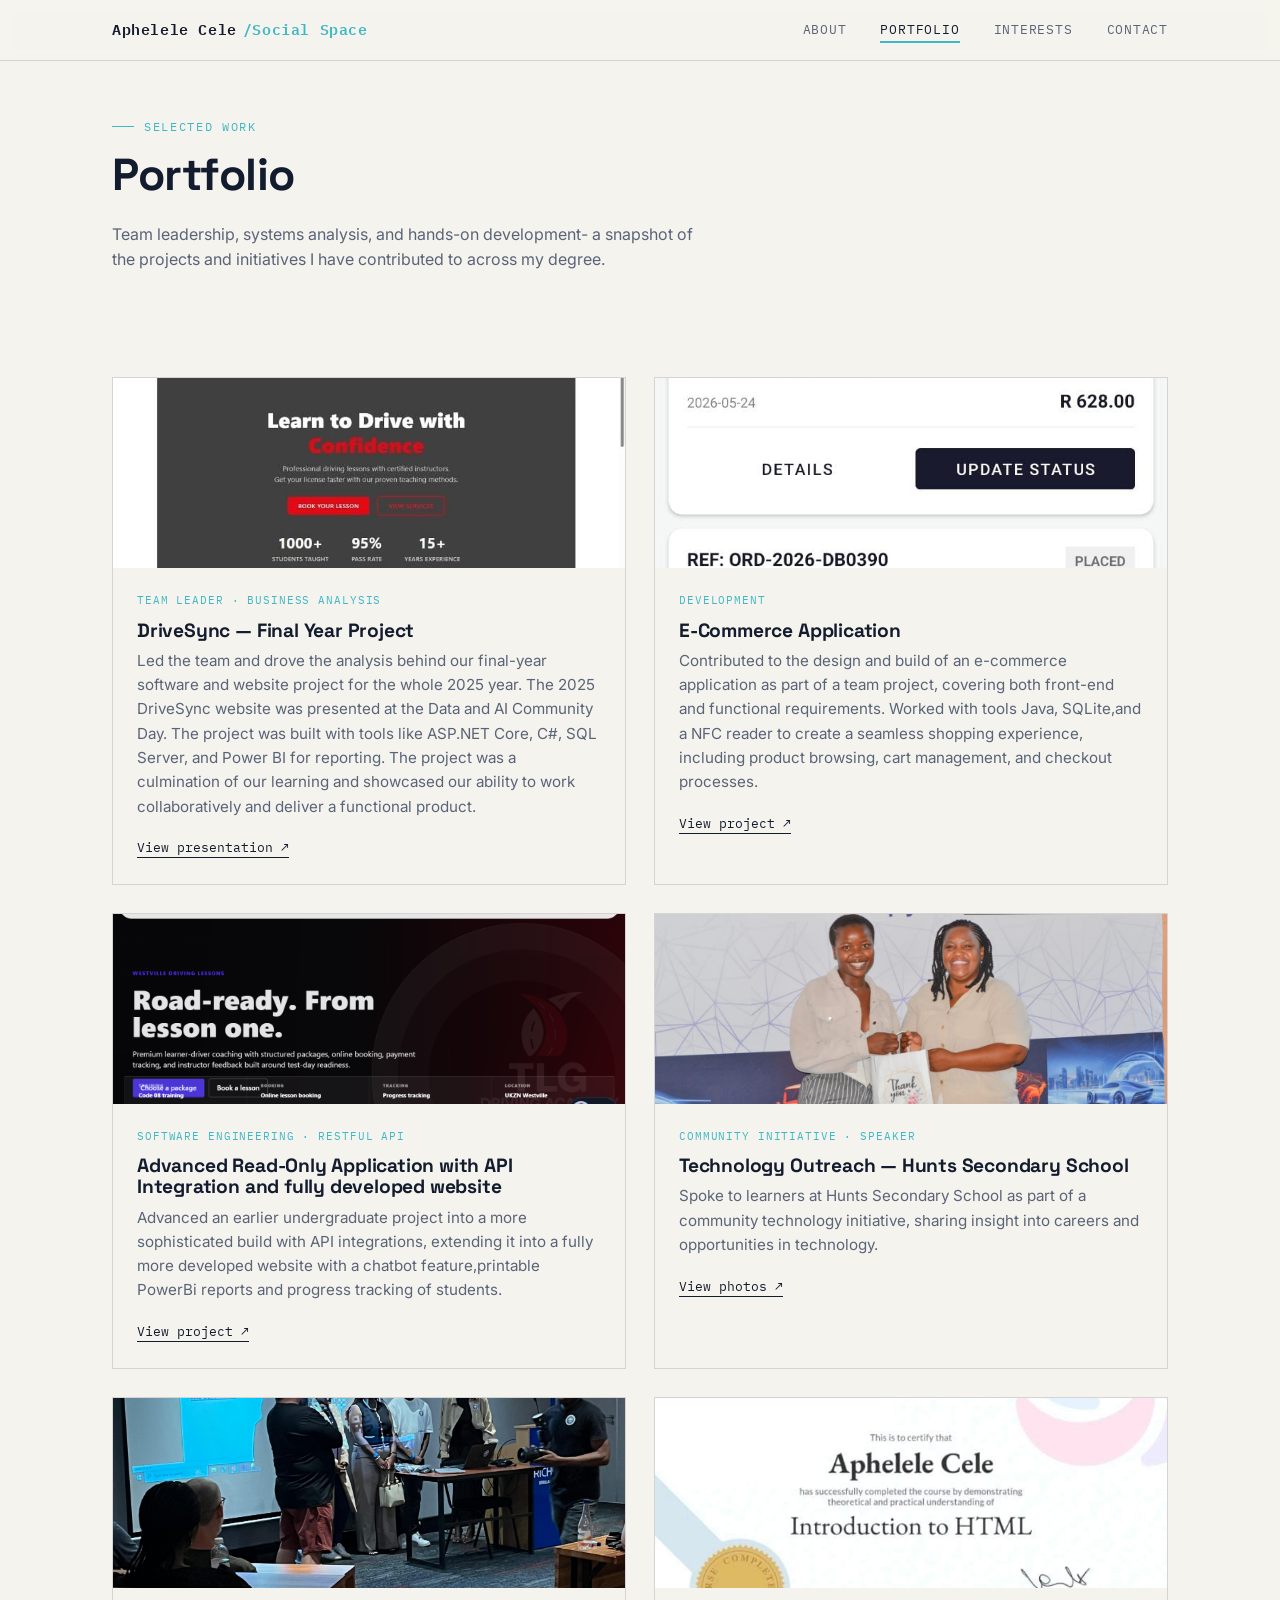
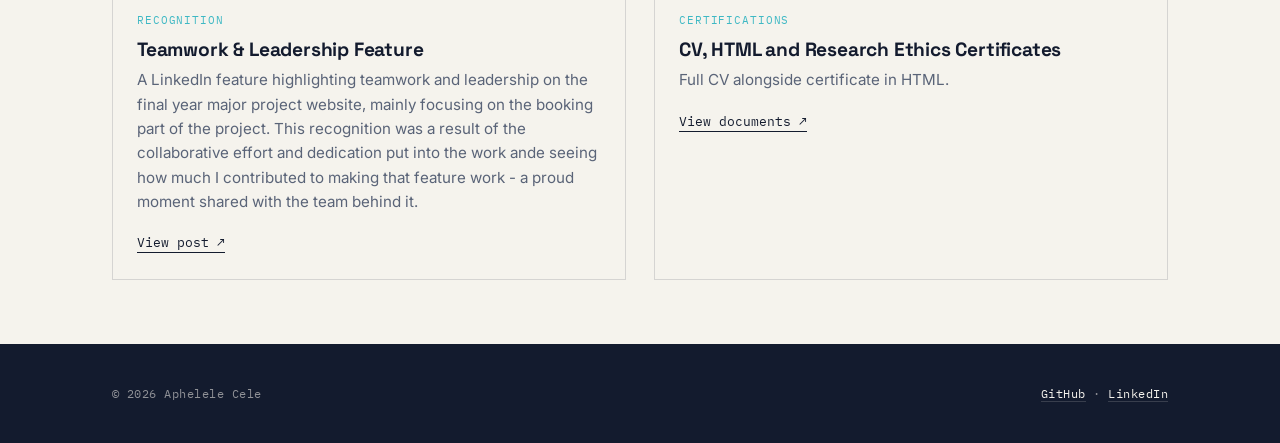
<file: portfolio.html>
<!DOCTYPE html>
<html lang="en">
<head>
  <meta charset="UTF-8" />
  <meta name="viewport" content="width=device-width, initial-scale=1.0" />
  <title>Portfolio — Aphelele Cele</title>
  <meta name="description" content="Projects and work by Aphelele Cele — DriveSync, e-commerce, RESTful API integration, and community initiatives." />
  <link rel="preconnect" href="https://fonts.googleapis.com">
  <link href="https://fonts.googleapis.com/css2?family=Space+Grotesk:wght@500;600;700&family=Inter:wght@400;500;600&family=IBM+Plex+Mono:wght@400;500;600&display=swap" rel="stylesheet">
  <link rel="stylesheet" href="css/style.css">
</head>
<body>

  <header class="site-header">
    <nav class="nav">
      <a href="index.html" class="logo">Aphelele Cele<span>/Social Space</span></a>
      <button class="nav-toggle" aria-label="Toggle navigation">
        <span></span><span></span><span></span>
      </button>
      <ul class="nav-links">
        <li><a href="index.html">About</a></li>
        <li><a href="portfolio.html">Portfolio</a></li>
        <li><a href="interests.html">Interests</a></li>
        <li><a href="contact.html">Contact</a></li>
      </ul>
    </nav>
  </header>

  <main>
    <section class="section" style="padding-top:56px; border-bottom:none;">
      <div class="wrap">
        <div class="eyebrow">Selected work</div>
        <h1 style="font-size:clamp(2rem,4vw,2.8rem);">Portfolio</h1>
        <p class="lede" style="color:var(--slate); max-width:60ch;">
          Team leadership, systems analysis, and hands-on development- a snapshot of the
          projects and initiatives I have contributed to across my degree.
        </p>
      </div>
    </section>

    <section class="section" style="padding-top:24px;">
      <div class="wrap">
        <div class="project-grid">

          <!-- Project 1 -->
          <article class="project-card">
            <div class="project-thumb">
              <!-- PHOTO SPOT — replace with <img src="images/drivesync.jpg" alt="DriveSync project"> -->
                <img src="images/Team Leader.jpeg" alt="Aphelele Cele">
            </div>
            <div class="project-body">
              <div class="project-tag">Team Leader · Business Analysis</div>
              <h3>DriveSync — Final Year Project</h3>
              <p>
                  Led the team and drove the analysis behind our final-year software and website project for the whole 2025 year.
                  The 2025 DriveSync website was presented at the Data and AI Community Day. The project was built with tools like ASP.NET Core, C#, SQL Server, and Power BI for reporting. The project was a culmination of our learning and showcased our ability to work collaboratively and deliver a functional product.
              </p>
              <a class="project-link" href="https://drive.google.com/drive/folders/1nnvZhvMxH1h9R5e2cWgUxLeqjpX7-476?usp=drive_link" target="_blank" rel="noopener">View presentation ↗</a>
            </div>
          </article>

          <!-- Project 2 -->
          <article class="project-card">
            <div class="project-thumb">
                <img src="images/E-Commerce.jpeg" alt="Aphelele Cele">
            </div>
            <div class="project-body">
              <div class="project-tag">Development</div>
              <h3>E-Commerce Application</h3>
              <p>
                  Contributed to the design and build of an e-commerce application as part of
                  a team project, covering both front-end and functional requirements. Worked with tools Java, SQLite,and a NFC reader to create a seamless shopping experience, including product browsing, cart management, and checkout processes.
              </p>
              <a class="project-link" href="https://drive.google.com/drive/folders/1nJJhX4mh7iwSz6xPyNHqlgD2EGln27aF?usp=drive_link" target="_blank" rel="noopener">View project ↗</a>
            </div>
          </article>

          <!-- Project 3 -->
          <article class="project-card">
            <div class="project-thumb">
                <img src="images/SE.png" alt="Aphelele Cele">
            </div>
            <div class="project-body">
              <div class="project-tag">Software Engineering · RESTful API</div>
              <h3>Advanced Read-Only Application with API Integration and fully developed website</h3>
              <p>
                Advanced an earlier undergraduate project into a more sophisticated build with
                API integrations, extending it into a fully more developed website with a chatbot feature,printable PowerBi reports and progress tracking of students.
              </p>
              <a class="project-link" href="https://drive.google.com/drive/folders/158vgdQzKX-uCQ2F735-JQYSPwneydk_I?usp=drive_link" target="_blank" rel="noopener">View project ↗</a>
            </div>
          </article>

          <!-- Project 4 -->
          <article class="project-card">
            <div class="project-thumb">
                <img src="images/Outreach.jpeg" alt="Aphelele Cele">
            </div>
            <div class="project-body">
              <div class="project-tag">Community Initiative · Speaker</div>
              <h3>Technology Outreach — Hunts Secondary School</h3>
              <p>
                Spoke to learners at Hunts Secondary School as part of a community technology
                initiative, sharing insight into careers and opportunities in technology.
              </p>
              <a class="project-link" href="https://drive.google.com/drive/folders/12YveCfURbfs6z69bag5k9SvmlnSOrWRx?usp=drive_link" target="_blank" rel="noopener">View photos ↗</a>
            </div>
          </article>

          <!-- Project 5 -->
          <article class="project-card">
            <div class="project-thumb">
                <img src="images/Team.jpeg" alt="Aphelele Cele">
            </div>
            <div class="project-body">
              <div class="project-tag">Recognition</div>
              <h3>Teamwork &amp; Leadership Feature</h3>
              <p>
                  A LinkedIn feature highlighting teamwork and leadership on the final year major project website, mainly focusing on the booking part of the project. This recognition was a result of the collaborative effort and dedication put into the work ande seeing how much I contributed to making that feature work
                  - a proud moment shared with the team behind it.
              </p>
              <a class="project-link" href="https://www.linkedin.com/posts/aphelele-cele-b87a442ba_great-teamwork-leadership-ugcPost-7397566190371377152-2D_a" target="_blank" rel="noopener">View post ↗</a>
            </div>
          </article>

          <!-- Project 6 -->
          <article class="project-card">
            <div class="project-thumb">
                <img src="images/Certificate.jpeg" alt="Aphelele Cele">
            </div>
            <div class="project-body">
              <div class="project-tag">Certifications</div>
              <h3>CV, HTML and Research Ethics Certificates</h3>
              <p>
                Full CV alongside certificate in HTML.
              </p>
              <a class="project-link" href="https://drive.google.com/drive/folders/1hNYfMfjG8iIjET-ZpYgc03uEmaO5QAIZ?usp=drive_link" target="_blank" rel="noopener">View documents ↗</a>
            </div>
          </article>

        </div>
      </div>
    </section>
  </main>

  <footer class="site-footer">
    <div class="wrap">
      <span class="footer-mono">© 2026 Aphelele Cele</span>
      <span class="footer-mono"><a href="https://github.com/ApheleleCele" target="_blank" rel="noopener">GitHub</a> · <a href="https://www.linkedin.com/in/aphelele-cele-b87a442ba" target="_blank" rel="noopener">LinkedIn</a></span>
    </div>
  </footer>

  <script src="js/script.js"></script>
</body>
</html>
</file>
<file: css/style.css>
/* =========================================================
   Aphelele Cele — Portfolio
   Design tokens
   ========================================================= */
:root{
  --ink:        #131B2E;   /* primary dark - text & dark sections */
  --ink-soft:   #232E47;
  --paper:      #F5F3ED;   /* light background */
  --paper-dim:  #ECE9E0;
  --slate:      #5A6478;   /* muted text */
  --cyan:       #3EB8C4;   /* primary accent - systems / data */
  --amber:      #E8A33D;   /* secondary accent - achievements */
  --line:       rgba(19,27,46,0.14);
  --line-soft:  rgba(245,243,237,0.16);

  --display:    'Space Grotesk', sans-serif;
  --body:       'Inter', sans-serif;
  --mono:       'IBM Plex Mono', monospace;

  --maxw: 1120px;
  --radius: 2px;
}

*, *::before, *::after{ box-sizing: border-box; }

html{ scroll-behavior: smooth; }

body{
  margin:0;
  background: var(--paper);
  color: var(--ink);
  font-family: var(--body);
  font-size: 16px;
  line-height: 1.6;
  -webkit-font-smoothing: antialiased;
}

img{ max-width:100%; display:block; }

a{ color: inherit; text-decoration: none; }

h1,h2,h3,h4{
  font-family: var(--display);
  line-height: 1.1;
  margin: 0 0 .5em 0;
  letter-spacing: -0.01em;
}

p{ margin: 0 0 1em 0; }

.wrap{
  max-width: var(--maxw);
  margin: 0 auto;
  padding: 0 32px;
}

.eyebrow{
  font-family: var(--mono);
  font-size: 12px;
  letter-spacing: 0.14em;
  text-transform: uppercase;
  color: var(--cyan);
  display:flex;
  align-items:center;
  gap:10px;
  margin-bottom: 14px;
}
.eyebrow::before{
  content:"";
  width: 22px;
  height: 1px;
  background: var(--cyan);
  display:inline-block;
}

/* Visible keyboard focus everywhere */
a:focus-visible, button:focus-visible, input:focus-visible, textarea:focus-visible{
  outline: 2px solid var(--cyan);
  outline-offset: 3px;
}

@media (prefers-reduced-motion: reduce){
  *{ animation-duration: 0.001ms !important; transition-duration: 0.001ms !important; scroll-behavior:auto !important;}
}

/* =========================================================
   Navigation
   ========================================================= */
.site-header{
  position: sticky;
  top:0;
  z-index: 50;
  background: rgba(245,243,237,0.92);
  backdrop-filter: blur(6px);
  border-bottom: 1px solid var(--line);
}
.nav{
  display:flex;
  align-items:center;
  justify-content: space-between;
  padding: 18px 32px;
  max-width: var(--maxw);
  margin: 0 auto;
}
.logo{
  font-family: var(--mono);
  font-weight: 600;
  font-size: 15px;
  letter-spacing: 0.04em;
  display:flex;
  align-items:baseline;
  gap:6px;
}
.logo span{ color: var(--cyan); }

.nav-links{
  display:flex;
  gap: 34px;
  list-style:none;
  margin:0; padding:0;
  font-family: var(--mono);
  font-size: 13px;
  letter-spacing: 0.06em;
  text-transform: uppercase;
}
.nav-links a{
  position: relative;
  padding-bottom: 4px;
  color: var(--slate);
  transition: color .2s ease;
}
.nav-links a:hover{ color: var(--ink); }
.nav-links a.active{ color: var(--ink); }
.nav-links a.active::after{
  content:"";
  position:absolute;
  left:0; right:0; bottom:-1px;
  height:2px;
  background: var(--cyan);
}

.nav-toggle{
  display:none;
  background:none;
  border:none;
  cursor:pointer;
  padding:6px;
}
.nav-toggle span{
  display:block;
  width:22px;
  height:2px;
  background:var(--ink);
  margin:5px 0;
}

@media (max-width: 760px){
  .nav-toggle{ display:block; }
  .nav-links{
    position:absolute;
    top:100%; left:0; right:0;
    background: var(--paper);
    border-bottom: 1px solid var(--line);
    flex-direction: column;
    gap:0;
    display:none;
  }
  .nav-links.open{ display:flex; }
  .nav-links li{ border-top:1px solid var(--line); }
  .nav-links a{ display:block; padding: 16px 32px; }
}

/* =========================================================
   Buttons
   ========================================================= */
.btn{
  display:inline-flex;
  align-items:center;
  gap:10px;
  font-family: var(--mono);
  font-size: 13px;
  letter-spacing: 0.04em;
  text-transform: uppercase;
  padding: 13px 22px;
  border: 1px solid var(--ink);
  border-radius: var(--radius);
  transition: background .2s ease, color .2s ease, transform .15s ease;
}
.btn-primary{
  background: var(--ink);
  color: var(--paper);
}
.btn-primary:hover{ background: var(--cyan); border-color: var(--cyan); color: var(--ink); transform: translateY(-1px);}
.btn-ghost{
  background: transparent;
  color: var(--ink);
}
.btn-ghost:hover{ background: var(--ink); color: var(--paper); }

/* =========================================================
   Hero (About page)
   ========================================================= */
.hero{
  padding: 72px 0 64px;
  border-bottom: 1px solid var(--line);
}
.hero .wrap{
  display:grid;
  grid-template-columns: 1.15fr 0.85fr;
  gap: 56px;
  align-items:center;
}
.hero h1{
  font-size: clamp(2.4rem, 4.4vw, 3.6rem);
}
.hero .role{
  font-family: var(--mono);
  font-size: 14px;
  color: var(--slate);
  letter-spacing: 0.03em;
  margin-bottom: 22px;
}
.hero .lede{
  max-width: 46ch;
  color: var(--ink-soft);
  font-size: 1.05rem;
}
.hero .cta-row{
  display:flex;
  gap:16px;
  margin-top: 28px;
  flex-wrap: wrap;
}

/* Photo placeholder frames — swap the div content for an <img> tag */
.photo-frame{
  border: 1.5px dashed var(--slate);
  border-radius: var(--radius);
  background: var(--paper-dim);
  display:flex;
  align-items:center;
  justify-content:center;
  text-align:center;
  color: var(--slate);
  font-family: var(--mono);
  font-size: 12px;
  letter-spacing: 0.03em;
  padding: 20px;
  position:relative;
  overflow:hidden;
}
.photo-frame::before{
  content: "◇";
  display:block;
  font-size: 20px;
  color: var(--cyan);
  margin-bottom: 8px;
}
.photo-frame.filled{ border-style: solid; padding:0; }
.photo-frame.filled::before{ display:none; }

.hero .photo-frame{ aspect-ratio: 4/5; width: 100%; }

/* =========================================================
   Leadership path — signature timeline element
   ========================================================= */
.path{
  padding: 64px 0;
  border-bottom: 1px solid var(--line);
}
.path-track{
  display:grid;
  grid-template-columns: repeat(3, 1fr);
  gap: 0;
  position:relative;
  margin-top: 40px;
}
.path-track::before{
  content:"";
  position:absolute;
  top: 9px;
  left: 8%;
  right: 8%;
  height: 1px;
  background: var(--line);
  z-index:0;
}
.path-step{ position:relative; padding-right: 24px; }
.path-dot{
  width: 18px; height: 18px;
  border-radius: 50%;
  background: var(--paper);
  border: 2px solid var(--ink);
  margin-bottom: 18px;
  position:relative;
  z-index:1;
}
.path-step:last-child .path-dot{ background: var(--cyan); border-color: var(--cyan); }
.path-year{
  font-family: var(--mono);
  font-size: 12px;
  color: var(--cyan);
  letter-spacing: 0.06em;
  margin-bottom: 6px;
}
.path-step h3{ font-size: 1.05rem; margin-bottom: 4px; }
.path-step p{ color: var(--slate); font-size: 0.92rem; max-width: 30ch; }

@media (max-width: 760px){
  .path-track{ grid-template-columns: 1fr; gap: 32px; }
  .path-track::before{ display:none; }
}

/* =========================================================
   Generic sections
   ========================================================= */
.section{ padding: 64px 0; border-bottom: 1px solid var(--line); }
.section:last-of-type{ border-bottom:none; }
.section-head{ max-width: 62ch; margin-bottom: 36px; }
.section-head h2{ font-size: clamp(1.6rem, 3vw, 2.2rem); }
.section-head .lede{ color: var(--slate); }

.two-col{
  display:grid;
  grid-template-columns: 1.3fr 0.7fr;
  gap: 48px;
  align-items:start;
}
@media (max-width: 800px){ .two-col{ grid-template-columns: 1fr; } }

/* Achievement stat cards */
.stats-grid{
  display:grid;
  grid-template-columns: repeat(4, 1fr);
  gap: 1px;
  background: var(--line);
  border: 1px solid var(--line);
}
.stat-card{
  background: var(--paper);
  padding: 26px 22px;
}
.stat-num{
  font-family: var(--display);
  font-size: 2rem;
  color: var(--ink);
}
.stat-num .unit{ color: var(--amber); font-size: 1.1rem; }
.stat-label{
  font-family: var(--mono);
  font-size: 11.5px;
  color: var(--slate);
  letter-spacing: 0.04em;
  text-transform: uppercase;
  margin-top: 6px;
}
@media (max-width: 800px){ .stats-grid{ grid-template-columns: repeat(2,1fr); } }

/* Tags */
.tag-row{ display:flex; flex-wrap:wrap; gap: 10px; }
.tag{
  font-family: var(--mono);
  font-size: 12px;
  letter-spacing: 0.03em;
  padding: 7px 13px;
  border: 1px solid var(--line);
  border-radius: 999px;
  color: var(--ink-soft);
  background: var(--paper-dim);
}

/* Photo gallery grid (About page) */
.gallery-grid{
  display:grid;
  grid-template-columns: repeat(4, 1fr);
  gap: 14px;
}
.gallery-grid .photo-frame{ aspect-ratio: 1/1; font-size: 11px; }
@media (max-width: 760px){ .gallery-grid{ grid-template-columns: repeat(2,1fr); } }

/* =========================================================
   Portfolio page — project cards
   ========================================================= */
.project-grid{
  display:grid;
  grid-template-columns: repeat(2, 1fr);
  gap: 28px;
}
@media (max-width: 800px){ .project-grid{ grid-template-columns: 1fr; } }

.project-card{
  border: 1px solid var(--line);
  background: var(--paper);
  transition: transform .2s ease, box-shadow .2s ease;
}
.project-card:hover{ transform: translateY(-3px); box-shadow: 0 14px 28px rgba(19,27,46,0.08); }
.project-thumb{ height: 190px; }
.project-thumb .photo-frame{ height:100%; border-radius:0; border-width:0 0 1px 0; border-style:dashed; }
    .project-thumb img {
        width: 100%;
        height: 100%;
        object-fit: cover;
        display: block;
    }
.project-body{ padding: 24px; }
.project-tag{
  font-family: var(--mono);
  font-size: 11px;
  color: var(--cyan);
  text-transform: uppercase;
  letter-spacing: 0.08em;
  margin-bottom: 10px;
}
.project-body h3{ font-size: 1.2rem; margin-bottom: 8px; }
.project-body p{ color: var(--slate); font-size: 0.95rem; }
.project-link{
  font-family: var(--mono);
  font-size: 12.5px;
  color: var(--ink);
  border-bottom: 1px solid var(--ink);
  padding-bottom: 2px;
}
.project-link:hover{ color: var(--cyan); border-color: var(--cyan); }

/* =========================================================
   Interests page
   ========================================================= */
.interest-list{
  display:grid;
  grid-template-columns: repeat(2,1fr);
  gap: 20px;
}
@media (max-width: 760px){ .interest-list{ grid-template-columns: 1fr; } }
.interest-item{
  border-left: 2px solid var(--cyan);
  padding: 4px 0 4px 20px;
}
.interest-item h3{ font-size: 1.05rem; margin-bottom: 6px; }
.interest-item p{ color: var(--slate); font-size: 0.93rem; margin-bottom:0; }

.role-list{ list-style:none; margin:0; padding:0; }
.role-list li{
  display:flex; justify-content:space-between; gap: 20px;
  padding: 18px 0;
  border-bottom: 1px solid var(--line);
}
.role-list li:first-child{ border-top: 1px solid var(--line); }
.role-title{ font-weight: 600; }
.role-meta{ color: var(--slate); font-size: 0.9rem; }
.role-org{
  font-family: var(--mono);
  font-size: 12px;
  color: var(--slate);
  text-align:right;
  white-space: nowrap;
}

/* =========================================================
   Contact page
   ========================================================= */
.contact-grid{
  display:grid;
  grid-template-columns: 0.9fr 1.1fr;
  gap: 56px;
}
@media (max-width: 800px){ .contact-grid{ grid-template-columns: 1fr; } }

.contact-card{
  display:flex;
  align-items:center;
  gap:16px;
  padding: 18px 0;
  border-bottom: 1px solid var(--line);
}
.contact-card:first-child{ border-top: 1px solid var(--line); }
.contact-icon{
  font-family: var(--mono);
  font-size: 13px;
  color: var(--cyan);
  width: 68px;
  flex-shrink:0;
  text-transform: uppercase;
  letter-spacing: 0.06em;
}
.contact-value{ font-size: 1rem; }
.contact-value a:hover{ color: var(--cyan); }

form.contact-form{ display:flex; flex-direction:column; gap:18px; }
.field label{
  display:block;
  font-family: var(--mono);
  font-size: 11.5px;
  text-transform: uppercase;
  letter-spacing: 0.06em;
  color: var(--slate);
  margin-bottom: 8px;
}
.field input, .field textarea{
  width:100%;
  border: 1px solid var(--line);
  background: var(--paper);
  padding: 13px 14px;
  font-family: var(--body);
  font-size: 15px;
  color: var(--ink);
  border-radius: var(--radius);
}
.field input:focus, .field textarea:focus{ border-color: var(--cyan); }
.field textarea{ resize: vertical; min-height: 130px; }
.form-note{ font-size: 0.85rem; color: var(--slate); }

/* =========================================================
   Footer
   ========================================================= */
.site-footer{
  background: var(--ink);
  color: var(--paper);
  padding: 40px 0;
}
.site-footer .wrap{
  display:flex;
  justify-content: space-between;
  align-items:center;
  flex-wrap:wrap;
  gap: 16px;
}
.site-footer a{ color: var(--paper); border-bottom: 1px solid var(--line-soft); }
.site-footer a:hover{ color: var(--cyan); border-color: var(--cyan); }
.footer-mono{
  font-family: var(--mono);
  font-size: 12px;
  color: rgba(245,243,237,0.55);
  letter-spacing: 0.04em;
}
</file>
